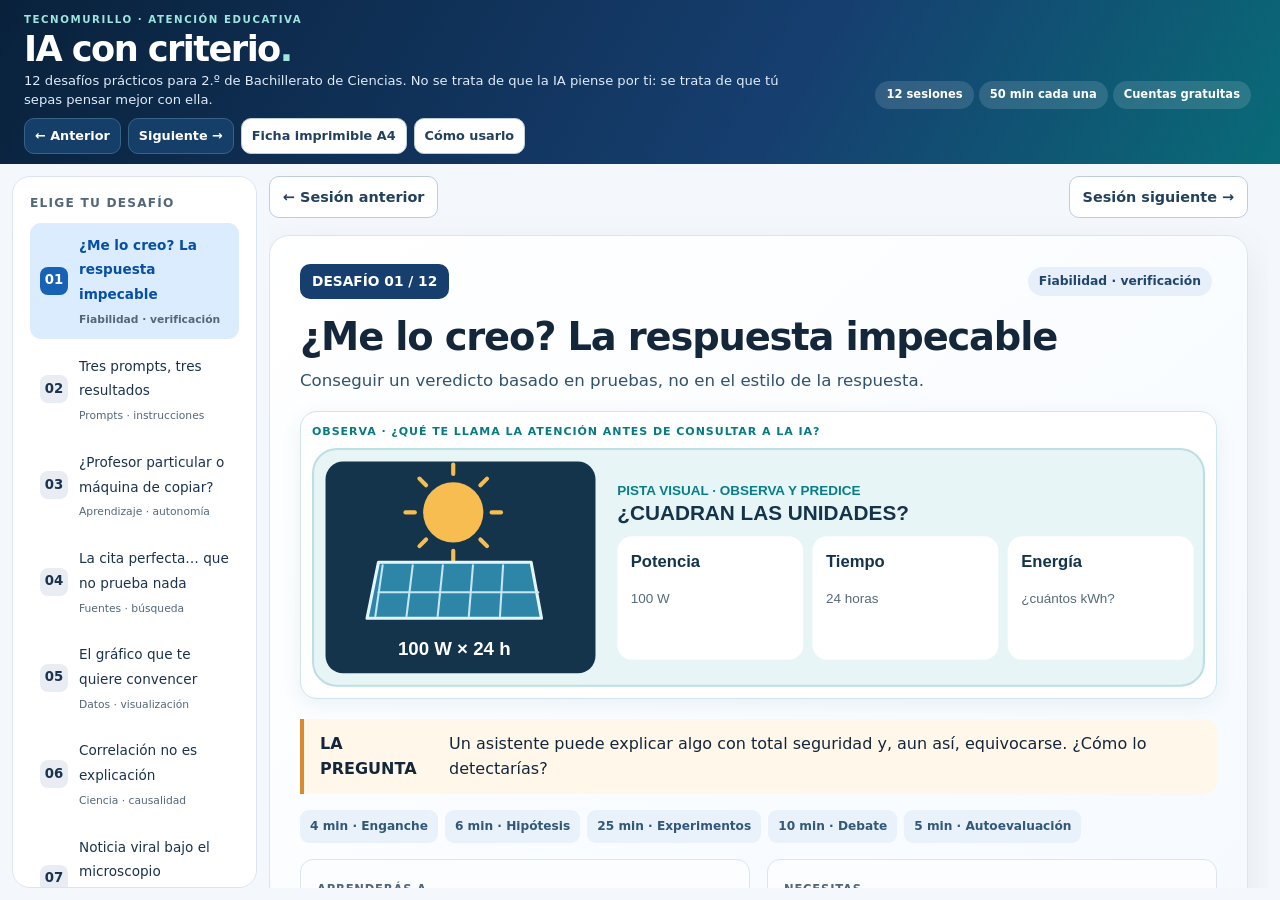
<file: index.html>
<!doctype html>
<html lang="es">
<head>
<meta charset="utf-8"><meta name="viewport" content="width=device-width,initial-scale=1">
<meta name="description" content="12 actividades prácticas de 50 minutos para 2.º de Bachillerato. IA con criterio, Tecnomurillo.">
<title>IA con criterio · 12 desafíos · Tecnomurillo</title>
<style>
:root{--bg:#f4f7fb;--card:#ffffff;--ink:#14263a;--muted:#53677b;--blue:#1165d1;--blue2:#dceaff;--line:#dce5ef;--mint:#d9f4e9;--teal:#086c5b;--orange:#ffebcd;--focus:#e29f33;--shadow:0 14px 42px rgba(22,42,70,.07)}
*{box-sizing:border-box}html{scroll-behavior:smooth}body{font-family:Inter,ui-sans-serif,system-ui,-apple-system,"Segoe UI",sans-serif;color:var(--ink);background:var(--bg);margin:0;line-height:1.55}
button,input,textarea{font:inherit}button{cursor:pointer}a{color:var(--blue)}button:focus-visible,input:focus-visible,textarea:focus-visible,a:focus-visible{outline:3px solid var(--focus);outline-offset:2px}
header{background:linear-gradient(120deg,#09213b,#163f70 62%,#096b77);color:white;padding:32px clamp(15px,4vw,48px) 26px}header h1{font-size:clamp(2rem,4vw,3.6rem);line-height:1.06;margin:8px 0 12px;letter-spacing:-.045em}header p{max-width:850px;margin:0;color:#dfebfa}header .micro{font-size:.75rem;font-weight:800;letter-spacing:.15em;color:#9de5dd;text-transform:uppercase}.pill{display:inline-flex;gap:6px;align-items:center;padding:5px 11px;border-radius:999px;background:#e7effa;color:#21466e;font-size:.77rem;font-weight:700;margin-right:5px}header .pill{background:#ffffff21;color:#fff}
.topline{display:flex;align-items:flex-end;justify-content:space-between;gap:12px;flex-wrap:wrap}.top-controls{display:flex;flex-wrap:wrap;align-items:center;gap:8px;margin-top:18px}.btn{border:1px solid #becdde;background:#fff;color:#23415d;border-radius:10px;padding:9px 13px;font-weight:700;font-size:.9rem;transition:background .15s}.btn:hover{background:#eef4fb}.btn.primary{background:#0b61c6;color:#fff;border-color:#0b61c6}.btn.primary:hover{background:#0c50a1}.btn.mint{background:#ddf5eb;border-color:#b5e6d3;color:#06604d}.btn.small{padding:6px 10px;font-size:.8rem}.btn.dark{background:#153f68;color:#fff;border-color:#376384}
.app{display:grid;grid-template-columns:270px minmax(0,1fr);gap:24px;max-width:1480px;margin:0 auto;padding:24px}.sidebar{align-self:start;position:sticky;top:16px;background:#fff;border:1px solid var(--line);border-radius:18px;padding:17px;box-shadow:var(--shadow);max-height:calc(100vh - 32px);overflow:auto}.swipehint{display:none}.sidehead{font-size:.76rem;color:var(--muted);font-weight:800;text-transform:uppercase;letter-spacing:.1em;margin:0 0 10px}.session-nav{display:grid;gap:5px}.navbtn{width:100%;display:flex;align-items:center;gap:11px;text-align:left;border:0;border-radius:11px;padding:10px;background:transparent;color:#1a324e}.navbtn:hover{background:#eef4fb}.navbtn.active{background:#dcecff;color:#064fa5;font-weight:800}.navnum{width:28px;min-width:28px;height:28px;display:grid;place-items:center;border-radius:8px;background:#e9edf3;font-weight:800;font-size:.83rem}.navbtn.active .navnum{background:#1762b5;color:#fff}.navtitle{line-height:1.15;font-size:.85rem}.navmeta{font-size:.67rem;color:var(--muted);display:block;margin-top:5px}.info{background:#eef6ff;padding:13px;border-radius:12px;font-size:.77rem;color:#284d75;margin-top:15px}
.main{min-width:0}.panel{background:#fff;border:1px solid var(--line);border-radius:20px;box-shadow:var(--shadow);margin-bottom:18px;overflow:hidden}.panel-inner{padding:clamp(18px,2.6vw,30px)}.hero{background:linear-gradient(140deg,#fff,#f5faff);border-bottom:1px solid var(--line)}.hero .panel-inner{padding-top:28px;padding-bottom:24px}.headingtop{display:flex;align-items:center;justify-content:space-between;gap:14px;flex-wrap:wrap}.miniindex{display:inline-flex;background:#163f70;color:#fff;border-radius:10px;padding:7px 12px;font-size:.86rem;font-weight:800}.hero h2{font-size:clamp(1.55rem,3vw,2.45rem);line-height:1.11;letter-spacing:-.03em;margin:17px 0 9px}.lead{font-size:1.04rem;color:#31516d;max-width:900px;margin:0}.hook{display:flex;gap:12px;align-items:flex-start;background:#fff7e9;border-left:4px solid #d9892e;border-radius:0 12px 12px 0;padding:13px 16px;margin-top:20px}.hook b{color:#8d4f13}.cols{display:grid;grid-template-columns:minmax(0,1fr) minmax(0,1fr);gap:17px}.cardlight{border:1px solid var(--line);border-radius:13px;padding:16px;background:#fbfdff}.subtle{font-size:.85rem;color:var(--muted)}.section-title{margin:0 0 14px;display:flex;align-items:center;gap:9px;font-size:1.3rem;letter-spacing:-.01em}.section-title .digit{color:#fff;background:#1464ba;border-radius:8px;width:26px;height:26px;font-size:.8rem;display:grid;place-items:center}.case{border-left:4px solid #0d8b82;background:#ecfaf7;padding:15px 17px;border-radius:0 13px 13px 0;white-space:pre-wrap}.case.warn{border-left-color:#b86c1b;background:#fff4e5}.timeline{display:flex;flex-wrap:wrap;gap:7px;margin:16px 0}.timeline span{background:#e9f1fb;padding:7px 10px;border-radius:9px;font-weight:750;font-size:.76rem;color:#315779}.tasks{display:grid;gap:12px}.task{border:1px solid #d8e5f0;border-radius:13px;overflow:hidden}.taskhead{display:flex;align-items:center;justify-content:space-between;gap:10px;background:#f2f7fc;padding:12px 15px;font-weight:800}.taskhead small{color:#40637f;font-weight:700}.taskbody{padding:14px 16px}.task p{margin:0}.tasklabel{color:var(--muted);font-size:.72rem;font-weight:700;letter-spacing:.07em;text-transform:uppercase}.prompt{border:1px solid #bfd9eb;border-radius:14px;overflow:hidden;margin:12px 0}.prompthead{background:#e5f2fb;padding:10px 13px;display:flex;justify-content:space-between;gap:8px;align-items:center}.prompthead strong{font-size:.89rem}.prompttext{padding:13px 15px;font-size:.89rem;white-space:pre-wrap;word-break:break-word;background:#fbfeff}.copy{background:#fff;border:1px solid #91b8d9;border-radius:8px;color:#14518a;font-weight:800;padding:6px 9px;white-space:nowrap;font-size:.79rem}.copy:hover{background:#f2f9ff}.field{margin:12px 0}.field label{font-size:.9rem;font-weight:800;display:block;margin-bottom:5px}.field textarea{display:block;width:100%;min-height:80px;border:1px solid #bacbdb;border-radius:9px;background:#fff;color:var(--ink);padding:11px 12px;resize:vertical}.radio{display:flex;flex-wrap:wrap;gap:9px;margin:8px 0 17px}.radio label{display:flex;align-items:center;gap:7px;border:1px solid #d3e0ed;border-radius:9px;padding:8px 10px;font-size:.83rem}.q{padding:10px 0;border-bottom:1px solid #edf1f5}.q:last-child{border:0}.q p{margin:4px 0}.questions{padding-left:20px}.questions li{margin-bottom:8px}.teacher{background:#fff9ed;border:1px solid #eed69b;border-radius:16px;padding:18px}.teacher h3{margin:0 0 12px}.teacher p{margin:9px 0}.teacher-hidden{display:none!important}.muted-note{background:#eef1f4;border-radius:11px;padding:12px;font-size:.8rem;color:#44566a}.foot{color:#5e7083;font-size:.76rem;text-align:center;padding:15px 25px 35px}.pageactions{display:flex;gap:8px;flex-wrap:wrap;justify-content:space-between;margin-bottom:17px}.form-actions{display:flex;gap:10px;flex-wrap:wrap;margin-top:18px}.result{font-size:.84rem;color:#00674a;font-weight:800;min-height:22px}.svgbar{width:100%;height:200px;display:block}.interactive{border:1px dashed #7e9cbd;border-radius:13px;padding:16px;background:#f8fcff;margin:15px 0}.interactive h3{font-size:1rem;margin:0 0 5px}.interactive .legend{font-size:.76rem;color:var(--muted)}.bars{display:flex;align-items:end;gap:10px;height:180px;border-left:2px solid #77869a;border-bottom:2px solid #77869a;padding:8px 8px 0 10px}.barcol{flex:1;min-width:0;display:flex;align-items:center;justify-content:flex-end;flex-direction:column;height:100%;gap:4px}.barshape{width:min(80%,64px);background:linear-gradient(180deg,#2eaaba,#1969be);border-radius:5px 5px 0 0}.barlabel{font-size:.72rem;color:#455b73}.barvalue{font-size:.69rem;font-weight:800}.stat{display:flex;gap:9px;flex-wrap:wrap}.stat span{font-size:.84rem;font-weight:800;background:#e9f4ff;padding:7px 10px;border-radius:8px}.big-number{font-variant-numeric:tabular-nums}.toolcard{border:1px solid #dae8ed;border-radius:12px;padding:14px;background:#f7fffd}.stepvote{display:grid;grid-template-columns:repeat(3,1fr);gap:7px;margin:10px 0}.stepvote button{border:1px solid #b7cfe3;background:white;border-radius:10px;padding:8px 3px;font-size:.78rem}.stepvote button.selected{background:#0b6c60;color:white}.nocase{margin:0}.printonly{display:none}.teacher-toggle{display:flex;align-items:center;gap:7px;padding:10px 12px;border-radius:9px;background:#fff2d5;color:#79511c;font-size:.85rem;font-weight:700}.teacher-toggle input{accent-color:#aa700d}
@media(max-width:950px){.swipehint{display:inline;color:#5780a4;font-weight:600;letter-spacing:normal;text-transform:none;font-size:.71rem}.app{grid-template-columns:1fr;padding:15px}.sidebar{position:static;max-height:none}.session-nav{display:flex;overflow:auto;gap:4px}.navbtn{min-width:180px}.cols{grid-template-columns:1fr}}
@media(max-width:560px){header{padding:25px 15px}.panel-inner{padding:16px}.top-controls{align-items:stretch}.pageactions{justify-content:start}.taskhead{align-items:start}.timeline span{font-size:.72rem}.radio{display:grid;grid-template-columns:1fr}.stepvote{grid-template-columns:1fr 1fr 1fr}}
@media print{body{background:#fff;color:#111;font:10.4pt/1.42 Arial,sans-serif}header,.sidebar,.top-controls,.pageactions,.copy,.foot,.no-print,.interactive button,.teacher-toggle{display:none!important}.app{display:block;padding:0;max-width:none}.panel{box-shadow:none;border:none;border-radius:0;overflow:visible;margin:0 0 10pt}.panel-inner,.hero .panel-inner{padding:0!important}.hero{background:none}.hero h2{font-size:21pt;margin:7pt 0}.section-title{font-size:13pt;margin:9pt 0 6pt}.task{break-inside:avoid}.prompt{break-inside:avoid;margin:6pt 0}.prompttext{font-size:9pt;padding:7pt}.taskhead,.prompthead{padding:5pt}.case,.hook,.cardlight{padding:8pt}.field textarea{border:1px solid #888;min-height:42pt}.teacher-hidden{display:none!important}.teacher{break-before:page}.interactive{break-inside:avoid}.printonly{display:block}.panel{break-inside:auto}.radio label{padding:3pt}.q{padding:3pt 0}}

/* Modo especial para incrustar en Google Sites: viewport estable y scroll interno. */
html,body{height:100%;min-height:0;overflow:hidden}
body{display:flex;flex-direction:column}
header{flex:0 0 auto;padding:12px clamp(12px,2.3vw,24px) 10px}
header h1{font-size:clamp(1.55rem,2.8vw,2.2rem);margin:2px 0 5px}
header p{font-size:.82rem;line-height:1.4;max-width:760px}
header .micro{font-size:.64rem}
header .pill{font-size:.72rem}
.top-controls{margin-top:9px;gap:7px}
.top-controls .btn{padding:7px 10px;font-size:.8rem}
.app{flex:1 1 0;min-height:0;max-width:none;width:100%;overflow:hidden;margin:0;gap:12px;padding:12px;grid-template-columns:245px minmax(0,1fr)}
.sidebar{position:static;top:auto;height:100%;min-height:0;max-height:none;overflow-y:auto;box-shadow:none}
.main{height:100%;min-height:0;overflow-y:auto;overflow-x:hidden;overscroll-behavior:contain;scrollbar-gutter:stable;padding-right:5px}
.foot{display:none}
@media(max-width:870px){
 .app{grid-template-columns:1fr;grid-template-rows:auto minmax(0,1fr);gap:8px;padding:8px}
 .sidebar{height:auto;max-height:122px;padding:8px 11px;overflow-y:hidden;overflow-x:auto}
 .sidebar .info{display:none}
 .sidebar .sidehead{margin:0 0 5px}
 .session-nav{display:flex;overflow-x:auto;gap:6px;scrollbar-width:thin}
 .navbtn{min-width:160px;flex:0 0 160px}
 .main{height:100%}
}
@media(max-width:560px){
 header{padding:9px 11px}
 header .micro{font-size:.59rem}
 header h1{font-size:1.38rem}
 header p{font-size:.73rem;line-height:1.3}
 header .pill{font-size:.63rem;padding:3px 6px}
 .top-controls{margin-top:7px}
 .top-controls .btn{font-size:.72rem;padding:6px 8px}
 .app{padding:6px;gap:6px}
 .sidebar{max-height:108px}
 .navbtn{min-width:148px;flex-basis:148px}
 .main{padding-right:0}
}
@media print{
 html,body{height:auto!important;overflow:visible!important;display:block!important}
 .app{display:block!important;height:auto!important;overflow:visible!important}
 .main{height:auto!important;overflow:visible!important}
}
.visual-wrap{margin:17px 0 5px;padding:11px;background:#fff;border:1px solid #d0e5eb;border-radius:17px;box-shadow:0 5px 21px #17415f12}
.visual-caption{font-weight:850;letter-spacing:.085em;color:#077b85;font-size:.69rem;margin:0 0 8px}
.visual-art{width:100%;height:auto;display:block;border-radius:12px}
@media(max-width:700px){.visual-wrap{margin:15px -4px 7px;padding:8px}.visual-caption{font-size:.62rem}.visual-art{min-width:0}}
@media print{.visual-wrap{box-shadow:none;border:1px solid #aabdc8}.visual-caption{color:#111}}
</style><link rel="stylesheet" href="./laboratorios.css">
</head>
<body>
<header><div class="topline"><div><div class="micro">TECNOMURILLO · ATENCIÓN EDUCATIVA</div><h1>IA con criterio<span style="color:#9de5dd">.</span></h1><p>12 desafíos prácticos para 2.º de Bachillerato de Ciencias. No se trata de que la IA piense por ti: se trata de que tú sepas pensar mejor con ella.</p></div><div><span class="pill">12 sesiones</span><span class="pill">50 min cada una</span><span class="pill">Cuentas gratuitas</span></div></div>
<div class="top-controls"><button id="prevTop" class="btn dark">← Anterior</button><button id="nextTop" class="btn dark">Siguiente →</button><button id="printBtn" class="btn">Ficha imprimible A4</button><button id="helpBtn" class="btn">Cómo usarlo</button></div>
</header>
<div class="app"><aside class="sidebar"><p class="sidehead">Elige tu desafío <span class="swipehint">· desliza para explorar →</span></p><div class="session-nav" id="nav"></div><div class="info"><strong>Contrato de aula</strong><br>Solo datos ficticios. Verifica por tu cuenta. No copies respuestas sin entenderlas. El resultado importante es tu criterio.<br><br><strong>Privacidad:</strong> esta página funciona sin enviar ni guardar tus respuestas en un servidor; si recargas se perderán. Puedes exportarlas como archivo de texto. No escribas nombres ni datos personales.</div></aside><main class="main" id="main" aria-live="polite"></main></div>
<div class="foot">Tecnomurillo · Material elaborado por ProfeTonino · Edición octubre 2026. Elaboración original para uso educativo · Web autocontenida y sin conexiones externas.</div>
<script src="./laboratorios.js"></script>
<script>
const sessions = [{"id":1,"title":"¿Me lo creo? La respuesta impecable","tag":"Fiabilidad · verificación","emoji":"01","hook":"Un asistente puede explicar algo con total seguridad y, aun así, equivocarse. ¿Cómo lo detectarías?","objective":"Distinguir una respuesta convincente de una conclusión comprobada mediante cálculos y unidades.","challenge":"Conseguir un veredicto basado en pruebas, no en el estilo de la respuesta.","material":"Navegador y una IA de texto; calculadora del dispositivo.","case":"Un vídeo afirma: «Un panel solar de 100 W genera 24 kWh al día porque el día tiene 24 horas». ¿Se está confundiendo potencia con energía? Investiga también cómo intervienen las horas solares equivalentes y las pérdidas.","steps":[["Tu predicción","Sin utilizar IA, calcula la energía que obtendrías si el panel entregara 100 W durante 24 horas. Expresa el resultado en Wh y kWh."],["Primera consulta","Utiliza el prompt de diagnóstico. Comprueba si la IA distingue W, Wh y kWh y si explica en qué condiciones sería válido su cálculo."],["Verifica","Utiliza el prompt de auditoría. Repite tú las operaciones con una calculadora y compara las explicaciones."],["¿Por qué parece creíble?","Pide a la IA que explique qué hace atractivo el argumento del vídeo y que lo contraste con las unidades. No confundas una buena defensa retórica con una demostración."]],"prompts":[["Diagnóstico","Analiza esta frase: «Un panel solar de 100 W genera 24 kWh al día porque hay 24 horas». Responde en 120 palabras, con cálculos, unidades y supuestos explícitos. Si falta un dato, dilo."],["Auditoría","Actúa como revisor científico. Revisa la respuesta anterior: localiza afirmaciones no justificadas, verifica la conversión W→Wh→kWh, distingue máximo teórico de producción real y corrige cualquier error."],["Persuasión frente a evidencia","Explica por qué la afirmación del vídeo puede sonar convincente. Después refútala o confírmala con un cálculo independiente, distinguiendo potencia nominal, energía y tiempo."]],"evidence":"Cálculo propio de energía máxima; una frase de la IA revisada; tu veredicto.","debate":["¿Podría una respuesta equivocada sonar más convincente que la correcta?","¿Cuándo basta un cálculo propio y cuándo hace falta una fuente?","¿La IA se autocorrigió con razones o solo cambió de opinión?"],"exit":"¿Qué señal utilizarás la próxima vez para no confundir seguridad verbal con fiabilidad?"},{"id":2,"title":"Tres prompts, tres resultados","tag":"Prompts · instrucciones","emoji":"02","hook":"¿Mejora la respuesta por usar palabras mágicas o por explicar mejor el encargo?","objective":"Reconocer el valor real del contexto, la precisión y los criterios de calidad.","challenge":"Crear instrucciones que produzcan una explicación útil sin incluir información innecesaria.","material":"IA de texto; los mismos datos ficticios para toda la clase.","case":"Cinco observaciones completamente ficticias (horas de estudio; nota sobre 10): A (2 h; 5,0), B (3 h; 6,2), C (4 h; 6,0), D (5 h; 7,1), E (6 h; 7,0). Esta muestra pequeña no permite establecer una relación causal.","steps":[["Versión mínima","Pide a tu IA que interprete los datos sin más contexto. Anota un acierto y una carencia."],["Versión precisa","Añade destinatario, objetivo, formato y límites. Compara si declara que son datos simulados y evita afirmar causalidad."],["Revisión crítica","Pide a la IA que revise su respuesta, pero comprueba tú si su evaluación es acertada: una autocalificación de la IA no es una prueba independiente."],["Quita una condición","Elimina una instrucción del prompt específico y repite la consulta. Explica qué ha cambiado y qué condición resultó útil."]],"prompts":[["Prompt 1 · abierto","Interpreta estos datos FICTICIOS (horas de estudio; nota): A (2;5,0), B (3;6,2), C (4;6,0), D (5;7,1), E (6;7,0)."],["Prompt 2: específico","Eres un asistente para 2.º de Bachillerato de Ciencias. Analiza estos cinco datos SIMULADOS (horas de estudio; calificación): (2;5,0), (3;6,2), (4;6,0), (5;7,1), (6;7,0). En 100 palabras: describe el patrón, indica dos limitaciones, no infieras causalidad y termina con una pregunta crítica."],["Prompt 3 · revisión","Revisa tu análisis anterior. Valora de 0 a 2 la exactitud, la cautela causal y la claridad; justifica cada valoración, identifica una mejora concreta y redacta una versión corregida. Tu autovaloración será contrastada por el estudiante."]],"evidence":"Comparación concreta de dos respuestas; qué instrucción mejoró de verdad el análisis y cómo lo comprobaste.","debate":["¿Qué aportó más: mencionar un rol, dar contexto o definir un criterio comprobable?","¿Una respuesta más larga es necesariamente mejor?","¿Qué información personal sería innecesario añadir?"],"exit":"Escribe tu propia fórmula de un buen prompt en una sola frase."},{"id":3,"title":"¿Profesor particular o máquina de copiar?","tag":"Aprendizaje · autonomía","emoji":"03","hook":"Si la IA te resuelve todo, ¿aprendes tú algo? Hoy lo medimos con una prueba de transferencia.","objective":"Experimentar con dos formas de recibir ayuda de la IA y comprobar qué puedes resolver después sin apoyo.","challenge":"Resolver tres circuitos sencillos: uno con la solución de la IA, otro con pistas y un tercero por tu cuenta.","material":"IA de texto, papel y calculadora.","case":"Tres circuitos de resistencias en paralelo con fuentes ideales. 1) Para observar una solución: 6 Ω y 3 Ω a 12 V. 2) Para practicar con pistas: 4 Ω y 12 Ω a 24 V. 3) Para resolver sin IA: 8 Ω y 8 Ω a 16 V. En cada caso, calcula resistencia equivalente, intensidad total e intensidad de cada rama.","steps":[["Antes de consultar","Resuelve mentalmente o estima cómo empezaría el primer circuito. Anota qué resultados esperas."],["IA solucionadora","Pide la solución del primer circuito y léela. Señala qué pasos entiendes y cuáles necesitas comprobar."],["IA tutora","En otra conversación, resuelve el segundo circuito utilizando únicamente preguntas y pistas progresivas; no permitas que la IA te entregue los resultados."],["Prueba sin ayuda","Resuelve el tercer circuito sin consultar a la IA ni mirar respuestas anteriores. Solo después contrasta los resultados y detecta posibles errores."]],"prompts":[["IA solucionadora","Resuelve paso a paso un circuito con dos resistencias de 6 Ω y 3 Ω en paralelo conectadas a 12 V. Da resistencia equivalente, corriente total y corrientes de rama."],["IA tutora","Actúa como tutor socrático. Quiero resolver un circuito con resistencias de 4 Ω y 12 Ω en paralelo conectadas a 24 V. No des la solución ni el siguiente paso completo. Formula una sola pregunta orientadora, espera mi respuesta y ofrece pistas graduadas si me equivoco."],["Comprobación posterior","He resuelto por mi cuenta un circuito con dos resistencias de 8 Ω y 8 Ω en paralelo conectadas a 16 V. Cuando te facilite mis resultados, compruébalos y señala únicamente el primer error que encuentres."]],"evidence":"Resolución propia del tercer circuito, una pista útil recibida y una comprobación numérica independiente.","debate":["¿Qué tipo de ayuda te hizo pensar más y por qué?","¿Entender una solución después de leerla significa poder resolver un problema nuevo?","¿Qué instrucción utilizarías con una IA cuando prepares la PAU?"],"exit":"Completa: «La próxima vez usaré la IA como tutor cuando…»."},{"id":4,"title":"La cita perfecta… que no prueba nada","tag":"Fuentes · búsqueda","emoji":"04","hook":"¿Puede una fuente auténtica utilizarse para justificar una afirmación que no dice?","objective":"Distinguir entre una fuente que existe, una fuente fiable y una fuente que respalda la afirmación concreta.","challenge":"Construir una miniinvestigación científica con dos fuentes verificadas.","material":"IA y navegador; opcional búsqueda web integrada, no imprescindible.","case":"Pregunta de investigación: «Si la gravedad atrae a los satélites, ¿por qué pueden permanecer en órbita sin impactar contra la Tierra?». Investiga el papel de la gravedad y la velocidad tangencial. Verifica qué respaldan realmente las fuentes propuestas por la IA.","steps":[["Primera explicación","Solicita una explicación breve con dos fuentes que puedas abrir, además de indicar qué afirmación respalda cada una."],["Abre las fuentes","Comprueba en el navegador que las páginas existen y que el contenido apoya lo que afirma la IA. No basta con que el enlace sea real."],["Detecta matices","Pide a la IA que revise sus atribuciones. Si ambas fuentes son correctas, identifica alguna simplificación sobre la órbita que deba precisarse."],["Ficha de evidencia","Rellena: afirmación, fuente consultada, evidencia encontrada, nivel de confianza y límite."]],"prompts":[["Investigación con fuentes","Explica para 2.º de Bachillerato por qué un satélite puede permanecer en una órbita estable pese a la atracción gravitatoria terrestre. Considera su velocidad tangencial y su movimiento de caída libre orbital. Propón dos fuentes institucionales verificables (NASA o ESA): título, URL y qué afirmación respalda cada una. Si no has consultado las páginas, indícalo; no inventes citas."],["Auditoría de evidencias","Separa tu respuesta en tres columnas: afirmación comprobable, evidencia necesaria y fuente propuesta. No inventes citas textuales ni afirmes haber abierto una página si no la has consultado."],["Mejora","Te diré qué he encontrado al abrir las fuentes. Corrige únicamente las afirmaciones que no quedan respaldadas y señala las incertidumbres."]],"evidence":"Dos enlaces realmente consultados, una afirmación respaldada por cada fuente y un límite o matiz detectado.","debate":["¿En qué se diferencia un enlace plausible de una fuente comprobada?","¿Puede una fuente verdadera respaldar una conclusión equivocada?","¿Qué significa que una IA diga «según NASA» sin proporcionar evidencia?"],"exit":"Anota los tres pasos que seguirás antes de citar información de una IA en un trabajo."},{"id":5,"title":"El gráfico que te quiere convencer","tag":"Datos · visualización","emoji":"05","hook":"Con los mismos números puedes contar dos historias visuales. ¿Quién decide el eje del gráfico?","objective":"Analizar cómo la elección de la escala y la forma de comunicar un cambio pueden modificar su percepción.","challenge":"Detectar el efecto de una escala recortada y comprobar una variación porcentual.","material":"HTML del taller (incluye gráfico interactivo) y una IA de texto.","case":"Datos ficticios de satisfacción de un servicio, medidos en puntos sobre 100: 2021: 81; 2022: 83; 2023: 84; 2024: 85; 2025: 86. Compara el aumento en puntos con el porcentaje de cambio respecto al valor inicial.","steps":[["Compara dos escalas","Alterna el gráfico entre 0–100 y 80–90. ¿En cuál parece mayor el cambio? Observa que los datos siguen siendo los mismos."],["La IA como publicista","Pídele que escriba un titular optimista sin falsear los números. Observa si exagera su significado."],["La IA como auditor","Solicita una reformulación neutral y una tabla con diferencias absolutas y relativas."],["Comunica sin exagerar","Escribe un titular y un pie de gráfico que indiquen la escala, las unidades y el tamaño real del cambio. Justifica si usarías un eje recortado."]],"prompts":[["Titular persuasivo","Con estos datos FICTICIOS de satisfacción (2021:81, 2022:83, 2023:84, 2024:85, 2025:86, escala 0–100), redacta el titular más optimista que puedas SIN inventar cifras. Señala los recursos retóricos que has usado."],["Auditoría","Audita ese titular. Calcula diferencia absoluta y cambio relativo entre 2021 y 2025, explica por qué un eje vertical de 80 a 90 puede magnificar visualmente el cambio y propón un pie de gráfico honesto."]],"evidence":"Comparación razonada de ambas escalas; cálculo de diferencia en puntos y cambio porcentual; titular revisado.","debate":["¿Recortar un eje siempre es engañoso?","¿Importa más el incremento absoluto o el relativo?","¿Puede una visualización correcta inducir una conclusión desproporcionada?"],"exit":"¿Qué dos elementos revisarás cuando la IA te muestre un gráfico?"},{"id":6,"title":"Correlación no es explicación","tag":"Ciencia · causalidad","emoji":"06","hook":"Cuando dos cifras suben a la vez, ¿cómo sabes si una provoca la otra?","objective":"Distinguir asociación de causalidad y reconocer posibles variables de confusión.","challenge":"Hacer que una IA diferencie correlación, causalidad y variable de confusión.","material":"IA de texto; tabla incluida.","case":"Datos inventados de cuatro periodos: helados vendidos, 20, 40, 65 y 85; avisos de rescate acuático, 3, 5, 8 y 11; temperatura media, 18, 23, 29 y 34 °C. No representan observaciones reales ni permiten, por sí solos, probar una causa.","steps":[["Hipótesis","Predice qué relación verá la IA entre helados y rescates. Anota al menos una explicación alternativa."],["Interpretación libre","Pregunta a la IA qué conclusiones obtiene sin advertencias metodológicas."],["Busca otras explicaciones","Pide a la IA que distinga correlación y causa. Valora qué otras variables, como la afluencia de bañistas, sería necesario medir."],["Titular responsable","Transforma un titular sensacionalista en una afirmación compatible con los datos."]],"prompts":[["Interpretación inicial","Analiza estos datos FICTICIOS de cuatro periodos. Helados vendidos: 20,40,65,85. Rescates acuáticos: 3,5,8,11. Temperatura media (°C): 18,23,29,34. ¿Qué conclusiones obtienes? Explica tu nivel de certeza."],["Objeción causal","Un titular dice: «Comprar helados aumenta el número de rescates». Actúa como metodólogo científico: identifica errores de inferencia, posibles variables de confusión y qué datos adicionales necesitarías."],["Diseño de investigación","Propón cómo investigarías la relación sin hacer experimentos peligrosos. Distingue observación, control de confusores y límites para atribuir causalidad."]],"evidence":"Diagrama de posibles relaciones entre las tres variables, titular prudente y propuesta de dato adicional.","debate":["¿Qué variable podría afectar tanto a las ventas como a los rescates?","¿Una correlación muy fuerte prueba una causa?","¿La IA propuso una explicación o la demostró?"],"exit":"Completa: «Antes de aceptar que A causa B, buscaré…»."},{"id":7,"title":"Noticia viral bajo el microscopio","tag":"Desinformación · verificación","emoji":"07","hook":"El mensaje dice «confirmado por científicos». No ofrece estudio, fecha ni autor. ¿Lo compartirías?","objective":"Comprobar afirmaciones virales mediante un protocolo de verificación que distinga datos, fuentes y ausencia de pruebas.","challenge":"Decidir qué puedes afirmar responsablemente sobre una noticia simulada después de buscar evidencia verificable.","material":"IA, navegador; tarjeta de noticia simulada que aparece en esta web.","case":"PUBLICACIÓN SIMULADA: «URGENTE: Un laboratorio europeo ha demostrado que cargar el móvil por la noche multiplica por diez la radiación del dormitorio. Los expertos aconsejan apagar la electricidad de toda la casa». No se proporciona estudio, laboratorio identificable ni medición.","steps":[["Primer impulso","Vota mentalmente si la compartirías. Apunta qué detalles te hacen dudar."],["Checklist","Solicita a la IA una estrategia de verificación que NO dé por cierta la noticia y que separe riesgos reales de la afirmación exagerada."],["Busca pruebas reales","Intenta localizar la supuesta investigación e identifica fuentes científicas o institucionales sobre el tema. Si no aparece el estudio, indica «no he podido verificarlo», no «he demostrado que es falso»."],["Responde con prudencia","Escribe una respuesta pública de 50 palabras como máximo: qué afirmación se presenta, qué pruebas has encontrado y qué queda sin comprobar."]],"prompts":[["Plan de verificación","Evalúa esta PUBLICACIÓN FICTICIA sin asumir que sea cierta: «Un laboratorio europeo ha demostrado que cargar el móvil por la noche multiplica por diez la radiación del dormitorio. Apaga la electricidad de toda la casa». Dame un protocolo de 5 pasos para contrastarla, incluyendo qué dato medido y qué fuente primaria harían falta."],["Respuesta prudente","Con esta evidencia que he comprobado [DESCRIBIR SOLO LO REALMENTE CONSULTADO], redacta una respuesta de 50 palabras que no convierta la falta de pruebas en una demostración absoluta de falsedad."]],"evidence":"Ficha: origen / afirmación / pruebas / lagunas / veredicto provisional.","debate":["¿Por qué una cifra precisa (“diez veces”) puede parecer más científica?","¿Qué diferencia hay entre no verificar y demostrar falsedad?","¿Un detector de imágenes o textos de IA basta como prueba?"],"exit":"¿Qué harás antes de reenviar una noticia alarmante a tu grupo?"},{"id":8,"title":"La IA selecciona… ¿con justicia?","tag":"Sesgos · criterios","emoji":"08","hook":"Si cambiamos solo un nombre en una candidatura, ¿debería cambiar la valoración?","objective":"Auditar una recomendación basada en puntuaciones, distinguiendo cálculo correcto y justicia del procedimiento.","challenge":"Comprobar una recomendación de selección ficticia y descubrir cómo influyen los criterios y sus pesos.","material":"IA de texto y perfiles ficticios.","case":"Se buscan estudiantes para una beca de laboratorio: criterio público 60 % razonamiento experimental, 30 % comunicación, 10 % disponibilidad. Perfil A: 8/10, 6/10, 8/10. Perfil B: 7/10, 9/10, 7/10. Solo son datos simulados; no hay personas reales.","steps":[["Calcula sin IA","Aplica los pesos publicados a ambos perfiles. Anota qué perfil obtiene mayor puntuación y comprueba las operaciones."],["Primera decisión de IA","Pide un dictamen usando los criterios dados. Comprueba que muestra el cálculo."],["Cambia solo las etiquetas","Intercambia el orden y los nombres de los perfiles, sin alterar sus notas. Compara las respuestas; una diferencia aislada no basta para demostrar un sesgo sistemático."],["Diseña una revisión justa","Prepara una instrucción que exija criterios previos, cálculos verificables, datos mínimos y revisión humana antes de adoptar una decisión."]],"prompts":[["Recomendación verificable","Calcula las puntuaciones para una beca FICTICIA utilizando SOLO los criterios públicos: 60 % razonamiento experimental, 30 % comunicación, 10 % disponibilidad. Perfil A: 8, 6, 8; perfil B: 7, 9, 7 (notas sobre 10). Muestra las operaciones y explica cuál obtiene mayor puntuación. No uses rasgos personales ni afirmes que el cálculo garantiza justicia."],["Prueba de estabilidad","Repite el análisis con perfiles renombrados X e Y e intercambiando el orden de exposición. Verifica si una permutación de nombres altera injustificadamente la decisión. Distingue errores aritméticos, sesgos y variaciones de redacción."],["Auditoría","Propón una tabla de decisión trazable, con criterios previos, comprobación de operaciones y revisión humana. Explica qué información no debería incluirse."]],"evidence":"Dos puntuaciones verificadas, comparación de respuestas y una regla de decisión justificable.","debate":["¿Si dos respuestas distintas usan bien los criterios, son sesgo?","¿Quién elige los pesos de la puntuación y con qué consecuencias?","¿Dejarías a una IA decidir sin revisión humana?"],"exit":"Una recomendación de IA será más justa cuando…"},{"id":9,"title":"Una IA que no te da la razón","tag":"Argumentación · pensamiento crítico","emoji":"09","hook":"¿Te dará la razón una IA aunque no hayas aportado buenas pruebas?","objective":"Solicitar y evaluar críticas argumentadas sin confundir la cortesía del asistente con pruebas.","challenge":"Comparar una valoración abierta y una crítica rigurosa para fortalecer tu propia postura.","material":"IA de texto; notas personales no sensibles.","case":"Proposición de debate: «Deberían prohibirse todas las herramientas de IA en los trabajos escolares». Puedes defenderla o rebatirla; se evalúa la calidad de los argumentos, no la postura elegida.","steps":[["Toma de posición","Escribe tu postura inicial y dos razones sin consultar a la IA."],["Respuesta sin orientar","Expón tu postura y pide una valoración abierta, sin solicitar elogios ni críticas. Anota si la IA aporta evidencias o valoraciones poco justificadas."],["Crítica exigente","Pídele que formule la mejor objeción y contraste sus razones. Comprueba si esa crítica es válida, no si suena contundente."],["Revisión","Reescribe tu postura tras contrastar las objeciones. Identifica una idea que has cambiado y otra que mantienes."]],"prompts":[["Valoración abierta","Esta es mi postura sobre el uso de IA en trabajos escolares: [ESCRIBE TU POSTURA Y DOS RAZONES]. Valórala de forma equilibrada: ¿qué argumentos te parecen sólidos, cuáles necesitan pruebas y qué objeción plantearías? No inventes estudios."],["Oponente honesto","No quiero que me des la razón por cortesía. Actúa como oponente intelectual riguroso: identifica dos debilidades reales de mi postura, el mejor contraargumento posible y qué evidencia haría cambiar la conclusión. Sé respetuoso y preciso."],["Síntesis","Ayúdame a reformular mi argumento con matices. Separa hechos, valores y opiniones; no inventes estudios ni posiciones de expertos."]],"evidence":"Postura inicial y revisada; objeción más sólida; prueba o criterio que podría cambiar tu opinión.","debate":["¿La respuesta inicial fue crítica, complaciente o equilibrada? ¿En qué te basas?","¿Llevar la contraria demuestra pensamiento crítico?","¿Qué prueba te haría reconsiderar tu postura?"],"exit":"¿Cómo pedirás crítica útil a la IA sin que decida por ti?"},{"id":10,"title":"El bug que pasó desapercibido","tag":"Código · pruebas","emoji":"10","hook":"Un programa puede funcionar en cinco casos y fallar en el sexto. ¿La IA lo detectará?","objective":"Detectar un error lógico en Python mediante casos límite, explicar la corrección y diseñar pruebas.","challenge":"Corregir un clasificador de números primos y justificar las pruebas.","material":"IA de texto; ejecutor Python opcional, sin instalar software.","case":"Código Python con un fallo lógico:\n\ndef es_primo(n):\n    for i in range(2, n):\n        if n % i == 0:\n            return False\n    return True\n\nLa función está pensada para enteros no negativos. Prueba 0, 1, 2, 3, 4, 9 y 17.","steps":[["Predice en papel","Sin ejecutar el código, indica qué debería devolver para 0, 1, 2, 3, 4, 9 y 17. Recuerda que 0 y 1 no son primos."],["Auditoría de IA","Pregunta a la IA por los casos que fallan. Compara su respuesta con un rastreo manual."],["Corrección","Pídele que cambie lo mínimo posible y explique por qué esa modificación resuelve el defecto."],["Prueba también los límites","Propón otros tres números y explica por qué son pruebas útiles. Si dispones de un intérprete Python, ejecuta la función corregida."]],"prompts":[["Auditoría de código","Revisa este código Python sin ejecutarlo. Detecta si tiene algún fallo lógico para enteros no negativos y explica qué debería devolver para 0, 1, 2, 3, 4, 9 y 17. Código:\ndef es_primo(n):\n    for i in range(2, n):\n        if n % i == 0:\n            return False\n    return True"],["Corrección mínima","Propón la corrección mínima para que es_primo(n) funcione para enteros no negativos. Incluye un test para n=0, n=1, n=2 y n=9. No introduzcas librerías externas."],["Revisor adversarial","Actúa como probador de software: sugiere 3 casos límite distintos y explica qué fallo intenta descubrir cada uno."]],"evidence":"Tabla de entradas y salidas, corrección mínima y tres casos de prueba justificados.","debate":["¿Por qué comprobar el ejemplo “habitual” no basta?","¿Es útil entender la corrección aunque la IA escriba todo el código?","¿Qué significa que un código sea confiable?"],"exit":"Completa: «Nunca entregaré código generado por IA sin…»."},{"id":11,"title":"Privacidad: ¿qué no le contarías?","tag":"Privacidad · minimización","emoji":"11","hook":"¿Darías a un chatbot todos los datos para que haga una tarea más rápido? Prueba a conseguir lo mismo con menos.","objective":"Aplicar minimización de datos y distinguir seudonimización de anonimización real antes de consultar una IA.","challenge":"Reescribir un prompt para que funcione sin revelar datos identificativos.","material":"IA de texto; ficha de datos completamente ficticios.","case":"CASO ENTERAMENTE FICTICIO (no lo pegues en un chatbot): una tabla escolar contiene nombres, edades, correos, grupos y notas de varios estudiantes. Necesitas organizar actividades de apoyo, pero solo precisas qué contenidos debe repasar cada perfil y el nivel de partida. Incluso sin nombres, la combinación de datos puede permitir identificar a alguien.","steps":[["Detecta los datos excesivos","Separa identificadores directos (nombres, correos) de datos que pueden identificar indirectamente a una persona si se combinan (grupo, edad, nota)."],["Reduce y transforma","Crea perfiles completamente ficticios usando solo necesidades de aprendizaje. Cambiar un nombre por «Alumno 1» no garantiza anonimato."],["Consulta sin exponer","Envía a la IA únicamente tu versión con datos inventados. Comprueba si puede organizar actividades útiles sin información personal."],["Audita","Pide al asistente que identifique riesgos residuales y redacta una regla propia de minimización."]],"prompts":[["Solo datos ficticios","Con estos perfiles FICTICIOS, sin datos personales: A necesita repasar electricidad (nivel inicial); B necesita practicar problemas (nivel medio); C necesita repasar conceptos (nivel inicial). Diseña una actividad de apoyo de 20 minutos para cada perfil, sin solicitar nombres ni correos."],["Auditoría de datos","Audita el prompt anterior: ¿qué datos eran imprescindibles?, ¿qué información adicional no deberías pedirme? Si aparece algún dato identificativo, propón una versión aún más mínima."]],"evidence":"Campos prescindibles identificados, prompt mínimo con datos exclusivamente ficticios y una regla personal de privacidad.","debate":["¿Sustituir un nombre por “Alumno 1” siempre anonimiza?","¿Cómo se distingue un dato útil de uno meramente cómodo?","¿Qué cambia si la herramienta guarda el historial?"],"exit":"Antes de enviar datos a una IA, me preguntaré…"},{"id":12,"title":"Misión final: tú decides, la IA asesora","tag":"Decisiones · criterio","emoji":"12","hook":"La IA recomienda un plan atractivo. ¿Y si otra opción viable resulta más adecuada para tu grupo?","objective":"Comparar opciones viables con criterios explícitos, revisar supuestos y asumir la decisión final.","challenge":"Elegir entre propuestas posibles, cuestionar sus impactos estimados y justificar una decisión propia.","material":"IA de texto; tablero de criterios en el HTML.","case":"El grupo quiere reducir residuos durante un mes. Propuestas FICTICIAS: A) carteles reutilizables: 15 €, 2 h, impacto estimado 1/5; B) contenedores de separación: 45 €, 3 h, impacto estimado 4/5; C) campaña con auditoría semanal: 20 €, 6 h, impacto estimado 5/5. Límites: presupuesto máximo de 50 € y dedicación máxima de 4 h. Los impactos son hipótesis, no resultados medidos.","steps":[["Identifica las opciones viables","Antes de abrir la IA, comprueba qué propuestas respetan ambas restricciones. Entre las viables, indica cuál elegirías y por qué."],["Pide un análisis crítico","Solicita a la IA que distinga requisitos obligatorios, estimaciones de impacto e información que falta para elegir."],["Cuestiona tu decisión","Pídele que argumente contra tu propuesta preferida y que señale un indicador observable para comprobar su eficacia."],["Decide tú","Elige una propuesta viable o explica qué habría que cambiar para hacer viable otra. No sumes impactos hipotéticos como si fueran datos medidos."]],"prompts":[["Analiza las opciones","Actúa como asesor, no como decisor. Queremos reducir residuos durante un mes con un máximo de 50 € y 4 h. Propuestas FICTICIAS: A carteles reutilizables (15 €, 2 h, impacto estimado 1/5); B contenedores de separación (45 €, 3 h, 4/5); C campaña con auditoría (20 €, 6 h, 5/5). Identifica las opciones viables, compara sus ventajas y limitaciones y señala qué datos faltan. No inventes resultados ambientales."],["Crítica al plan","Mi elección es [EXPLICA]. Cuestiona el punto más débil de mi decisión. ¿Qué podríamos medir en una semana para comprobar si funciona? Diferencia dato real, estimación y juicio de valor."],["Mis cinco compromisos","Ayúdame a formular cinco compromisos concretos para usar IA con criterio: verificar, aprender activamente, contrastar fuentes, proteger los datos y tomar decisiones propias. Deben poder comprobarse en situaciones reales."]],"evidence":"Opciones viables justificadas, decisión antes y después de consultar a la IA, y cinco compromisos personales.","debate":["¿Una IA puede elegir una opción viable sin conocer todo el contexto?","¿Qué parte del problema es medible y qué parte depende de prioridades humanas?","¿Cuál ha sido tu mayor cambio de hábitos durante estas sesiones?"],"exit":"Formula tu regla de oro para usar IA con criterio y una acción concreta para cumplirla."}];
const promptStepMap = {"1":{"2":0,"3":1,"4":2},"2":{"1":0,"2":1,"3":2},"3":{"2":0,"3":1,"4":2},"4":{"1":0,"3":1,"4":2},"5":{"2":0,"3":1},"6":{"2":0,"3":1,"4":2},"7":{"2":0,"4":1},"8":{"2":0,"3":1,"4":2},"9":{"2":0,"3":1,"4":2},"10":{"2":0,"3":1,"4":2},"11":{"3":0,"4":1},"12":{"2":0,"3":1,"4":2}};
const selfQuestions = {"1":["He comprobado las unidades y el cálculo sin depender de la IA.","Distingo una explicación convincente de una demostración.","Puedo justificar mi veredicto con datos."],"2":["He comparado respuestas con instrucciones diferentes.","He comprobado personalmente al menos una mejora.","Sé escribir instrucciones claras sin añadir datos innecesarios."],"3":["He utilizado la IA como ayuda y no solo como solucionador.","He resuelto un circuito nuevo sin consultar la IA.","Puedo explicar qué pista me ayudó a comprender."],"4":["He abierto y leído las fuentes originales.","He comprobado qué afirmación respalda cada fuente.","Distingo evidencia de interpretación."],"5":["He comparado escalas sin cambiar los datos.","He distinguido puntos y porcentajes.","Puedo explicar cuándo un gráfico puede exagerar un cambio."],"6":["He separado correlación y causalidad.","He identificado una variable de confusión posible.","He propuesto una prueba o dato adicional."],"7":["He distinguido un titular de una prueba verificable.","No he confundido falta de pruebas con falsedad demostrada.","Puedo comunicar un veredicto provisional responsable."],"8":["He comprobado las puntuaciones ponderadas.","Sé cómo los pesos influyen en el resultado.","He considerado la necesidad de revisión humana."],"9":["He diferenciado elogios, críticas y evidencias.","He valorado la mejor objeción con argumentos propios.","Puedo cambiar de opinión sin delegarla en la IA."],"10":["He identificado un caso límite que falla.","Entiendo por qué la corrección funciona.","He elegido pruebas para comprobar el código."],"11":["He reconocido datos identificativos e indirectos.","He usado únicamente datos ficticios y necesarios.","Sé por qué un seudónimo no garantiza anonimato."],"12":["He identificado al menos dos opciones viables.","He cuestionado las estimaciones de impacto.","He tomado y justificado mi propia decisión."]};
const byId = id=>document.getElementById(id);
const escapeHTML=s=>String(s??'').replace(/[&<>"']/g,c=>({'&':'&amp;','<':'&lt;','>':'&gt;','"':'&quot;',"'":'&#39;'}[c]));
const VISUALS = {"1":"<svg class=\"visual-art\" viewBox=\"0 0 860 230\" role=\"img\" aria-label=\"¿CUADRAN LAS UNIDADES?: La potencia no es la energía\" xmlns=\"http://www.w3.org/2000/svg\"><rect x=\"1\" y=\"1\" width=\"858\" height=\"228\" rx=\"23\" fill=\"#e7f5f6\" stroke=\"#bcdfe2\" stroke-width=\"2\"/><rect x=\"13\" y=\"13\" width=\"260\" height=\"204\" rx=\"17\" fill=\"#14344b\" /><circle cx=\"136\" cy=\"62\" r=\"29\" fill=\"#f7bd51\" /><line x1=\"173\" y1=\"62\" x2=\"182\" y2=\"62\" stroke=\"#f7bd51\" stroke-width=\"4\" stroke-linecap=\"round\"/><line x1=\"162.16295090390227\" y1=\"88.16295090390226\" x2=\"168.5269119345812\" y2=\"94.5269119345812\" stroke=\"#f7bd51\" stroke-width=\"4\" stroke-linecap=\"round\"/><line x1=\"136\" y1=\"99\" x2=\"136\" y2=\"108\" stroke=\"#f7bd51\" stroke-width=\"4\" stroke-linecap=\"round\"/><line x1=\"109.83704909609774\" y1=\"88.16295090390226\" x2=\"103.4730880654188\" y2=\"94.5269119345812\" stroke=\"#f7bd51\" stroke-width=\"4\" stroke-linecap=\"round\"/><line x1=\"99\" y1=\"62.00000000000001\" x2=\"90\" y2=\"62.00000000000001\" stroke=\"#f7bd51\" stroke-width=\"4\" stroke-linecap=\"round\"/><line x1=\"109.83704909609773\" y1=\"35.83704909609774\" x2=\"103.4730880654188\" y2=\"29.473088065418814\" stroke=\"#f7bd51\" stroke-width=\"4\" stroke-linecap=\"round\"/><line x1=\"136\" y1=\"25\" x2=\"136\" y2=\"16\" stroke=\"#f7bd51\" stroke-width=\"4\" stroke-linecap=\"round\"/><line x1=\"162.16295090390224\" y1=\"35.837049096097736\" x2=\"168.52691193458116\" y2=\"29.473088065418807\" stroke=\"#f7bd51\" stroke-width=\"4\" stroke-linecap=\"round\"/><path d=\"M53 164 L221 164 L211 110 L64 110 Z\" stroke=\"#e3f5ff\" stroke-width=\"3\" stroke-linecap=\"round\" stroke-linejoin=\"round\" fill=\"#2d86a7\"/><line x1=\"68\" y1=\"113\" x2=\"61\" y2=\"162\" stroke=\"#c5e6f2\" stroke-width=\"2\" stroke-linecap=\"round\"/><line x1=\"97\" y1=\"113\" x2=\"91\" y2=\"162\" stroke=\"#c5e6f2\" stroke-width=\"2\" stroke-linecap=\"round\"/><line x1=\"126\" y1=\"113\" x2=\"121\" y2=\"162\" stroke=\"#c5e6f2\" stroke-width=\"2\" stroke-linecap=\"round\"/><line x1=\"155\" y1=\"113\" x2=\"151\" y2=\"162\" stroke=\"#c5e6f2\" stroke-width=\"2\" stroke-linecap=\"round\"/><line x1=\"184\" y1=\"113\" x2=\"181\" y2=\"162\" stroke=\"#c5e6f2\" stroke-width=\"2\" stroke-linecap=\"round\"/><line x1=\"64\" y1=\"139\" x2=\"218\" y2=\"139\" stroke=\"#c5e6f2\" stroke-width=\"2\" stroke-linecap=\"round\"/><text x=\"137\" y=\"199\" font-family=\"Arial,sans-serif\" text-anchor=\"middle\" font-size=\"18\" font-weight=\"800\" fill=\"#ffffff\">100 W × 24 h</text><text x=\"294\" y=\"45\" font-family=\"Arial,sans-serif\" text-anchor=\"start\" font-size=\"13\" font-weight=\"800\" fill=\"#077e87\">PISTA VISUAL · OBSERVA Y PREDICE</text><text x=\"294\" y=\"69\" font-family=\"Arial,sans-serif\" text-anchor=\"start\" font-size=\"20\" font-weight=\"800\" fill=\"#14344b\">¿CUADRAN LAS UNIDADES?</text><rect x=\"294\" y=\"85\" width=\"179\" height=\"119\" rx=\"14\" fill=\"#ffffff\" /><text x=\"307\" y=\"115\" font-family=\"Arial,sans-serif\" text-anchor=\"start\" font-size=\"16\" font-weight=\"800\" fill=\"#14344b\">Potencia</text><text x=\"307\" y=\"149\" font-family=\"Arial,sans-serif\" text-anchor=\"start\" font-size=\"13\" font-weight=\"500\" fill=\"#546b7b\">100 W</text><rect x=\"482\" y=\"85\" width=\"179\" height=\"119\" rx=\"14\" fill=\"#ffffff\" /><text x=\"495\" y=\"115\" font-family=\"Arial,sans-serif\" text-anchor=\"start\" font-size=\"16\" font-weight=\"800\" fill=\"#14344b\">Tiempo</text><text x=\"495\" y=\"149\" font-family=\"Arial,sans-serif\" text-anchor=\"start\" font-size=\"13\" font-weight=\"500\" fill=\"#546b7b\">24 horas</text><rect x=\"670\" y=\"85\" width=\"179\" height=\"119\" rx=\"14\" fill=\"#ffffff\" /><text x=\"683\" y=\"115\" font-family=\"Arial,sans-serif\" text-anchor=\"start\" font-size=\"16\" font-weight=\"800\" fill=\"#14344b\">Energía</text><text x=\"683\" y=\"149\" font-family=\"Arial,sans-serif\" text-anchor=\"start\" font-size=\"13\" font-weight=\"500\" fill=\"#546b7b\">¿cuántos kWh?</text></svg>","2":"<svg class=\"visual-art\" viewBox=\"0 0 860 230\" role=\"img\" aria-label=\"UN PROMPT ES UN ENCARGO: Mejorar una instrucción no es magia\" xmlns=\"http://www.w3.org/2000/svg\"><rect x=\"1\" y=\"1\" width=\"858\" height=\"228\" rx=\"23\" fill=\"#e7f5f6\" stroke=\"#bcdfe2\" stroke-width=\"2\"/><rect x=\"13\" y=\"13\" width=\"260\" height=\"204\" rx=\"17\" fill=\"#14344b\" /><rect x=\"35\" y=\"56\" width=\"100\" height=\"121\" rx=\"12\" fill=\"#ffffff\" /><rect x=\"149\" y=\"36\" width=\"96\" height=\"145\" rx=\"14\" fill=\"#13869b\" stroke=\"#c0f6e4\" stroke-width=\"2\"/><text x=\"85\" y=\"104\" font-family=\"Arial,sans-serif\" text-anchor=\"middle\" font-size=\"45\" font-weight=\"800\" fill=\"#14344b\">?</text><line x1=\"58\" y1=\"124\" x2=\"111\" y2=\"124\" stroke=\"#a4c0cf\" stroke-width=\"4\" stroke-linecap=\"round\"/><line x1=\"58\" y1=\"144\" x2=\"101\" y2=\"144\" stroke=\"#a4c0cf\" stroke-width=\"4\" stroke-linecap=\"round\"/><text x=\"197\" y=\"75\" font-family=\"Arial,sans-serif\" text-anchor=\"middle\" font-size=\"12\" font-weight=\"800\" fill=\"#ffffff\">OBJETIVO</text><text x=\"197\" y=\"109\" font-family=\"Arial,sans-serif\" text-anchor=\"middle\" font-size=\"12\" font-weight=\"800\" fill=\"#ffffff\">CONTEXTO</text><text x=\"197\" y=\"143\" font-family=\"Arial,sans-serif\" text-anchor=\"middle\" font-size=\"12\" font-weight=\"800\" fill=\"#ffffff\">CALIDAD</text><text x=\"294\" y=\"45\" font-family=\"Arial,sans-serif\" text-anchor=\"start\" font-size=\"13\" font-weight=\"800\" fill=\"#077e87\">PISTA VISUAL · OBSERVA Y PREDICE</text><text x=\"294\" y=\"69\" font-family=\"Arial,sans-serif\" text-anchor=\"start\" font-size=\"20\" font-weight=\"800\" fill=\"#14344b\">UN PROMPT ES UN ENCARGO</text><rect x=\"294\" y=\"85\" width=\"179\" height=\"119\" rx=\"14\" fill=\"#ffffff\" /><text x=\"307\" y=\"115\" font-family=\"Arial,sans-serif\" text-anchor=\"start\" font-size=\"16\" font-weight=\"800\" fill=\"#14344b\">Sin contexto</text><text x=\"307\" y=\"149\" font-family=\"Arial,sans-serif\" text-anchor=\"start\" font-size=\"13\" font-weight=\"500\" fill=\"#546b7b\">Resultado vago</text><rect x=\"482\" y=\"85\" width=\"179\" height=\"119\" rx=\"14\" fill=\"#ffffff\" /><text x=\"495\" y=\"115\" font-family=\"Arial,sans-serif\" text-anchor=\"start\" font-size=\"16\" font-weight=\"800\" fill=\"#14344b\">Con objetivos</text><text x=\"495\" y=\"149\" font-family=\"Arial,sans-serif\" text-anchor=\"start\" font-size=\"13\" font-weight=\"500\" fill=\"#546b7b\">Más preciso</text><rect x=\"670\" y=\"85\" width=\"179\" height=\"119\" rx=\"14\" fill=\"#ffffff\" /><text x=\"683\" y=\"115\" font-family=\"Arial,sans-serif\" text-anchor=\"start\" font-size=\"16\" font-weight=\"800\" fill=\"#14344b\">Con criterios</text><text x=\"683\" y=\"149\" font-family=\"Arial,sans-serif\" text-anchor=\"start\" font-size=\"13\" font-weight=\"500\" fill=\"#546b7b\">Más verificable</text></svg>","3":"<svg class=\"visual-art\" viewBox=\"0 0 860 230\" role=\"img\" aria-label=\"DOS FORMAS DE APRENDER: La última respuesta tiene que ser tuya\" xmlns=\"http://www.w3.org/2000/svg\"><rect x=\"1\" y=\"1\" width=\"858\" height=\"228\" rx=\"23\" fill=\"#e7f5f6\" stroke=\"#bcdfe2\" stroke-width=\"2\"/><rect x=\"13\" y=\"13\" width=\"260\" height=\"204\" rx=\"17\" fill=\"#14344b\" /><line x1=\"56\" y1=\"69\" x2=\"217\" y2=\"69\" stroke=\"#b7eaf5\" stroke-width=\"5\" stroke-linecap=\"round\"/><line x1=\"56\" y1=\"69\" x2=\"56\" y2=\"161\" stroke=\"#b7eaf5\" stroke-width=\"5\" stroke-linecap=\"round\"/><line x1=\"217\" y1=\"69\" x2=\"217\" y2=\"161\" stroke=\"#b7eaf5\" stroke-width=\"5\" stroke-linecap=\"round\"/><line x1=\"56\" y1=\"161\" x2=\"217\" y2=\"161\" stroke=\"#b7eaf5\" stroke-width=\"5\" stroke-linecap=\"round\"/><rect x=\"95\" y=\"59\" width=\"60\" height=\"23\" rx=\"3\" fill=\"#ffffff\" /><text x=\"125\" y=\"75\" font-family=\"Arial,sans-serif\" text-anchor=\"middle\" font-size=\"15\" font-weight=\"800\" fill=\"#14344b\">6 Ω</text><rect x=\"95\" y=\"149\" width=\"60\" height=\"23\" rx=\"3\" fill=\"#ffffff\" /><text x=\"125\" y=\"165\" font-family=\"Arial,sans-serif\" text-anchor=\"middle\" font-size=\"15\" font-weight=\"800\" fill=\"#14344b\">3 Ω</text><circle cx=\"56\" cy=\"115\" r=\"25\" fill=\"#148da4\" stroke=\"#ffffff\" stroke-width=\"3\"/><text x=\"56\" y=\"120\" font-family=\"Arial,sans-serif\" text-anchor=\"middle\" font-size=\"13\" font-weight=\"800\" fill=\"#ffffff\">12 V</text><circle cx=\"217\" cy=\"115\" r=\"6\" fill=\"#f7bd51\" /><text x=\"138\" y=\"202\" font-family=\"Arial,sans-serif\" text-anchor=\"middle\" font-size=\"13\" font-weight=\"800\" fill=\"#ffffff\">¿CÓMO LO RESUELVES?</text><text x=\"294\" y=\"45\" font-family=\"Arial,sans-serif\" text-anchor=\"start\" font-size=\"13\" font-weight=\"800\" fill=\"#077e87\">PISTA VISUAL · OBSERVA Y PREDICE</text><text x=\"294\" y=\"69\" font-family=\"Arial,sans-serif\" text-anchor=\"start\" font-size=\"20\" font-weight=\"800\" fill=\"#14344b\">DOS FORMAS DE APRENDER</text><rect x=\"294\" y=\"85\" width=\"179\" height=\"119\" rx=\"14\" fill=\"#ffffff\" /><text x=\"307\" y=\"115\" font-family=\"Arial,sans-serif\" text-anchor=\"start\" font-size=\"16\" font-weight=\"800\" fill=\"#14344b\">Solución</text><text x=\"307\" y=\"149\" font-family=\"Arial,sans-serif\" text-anchor=\"start\" font-size=\"13\" font-weight=\"500\" fill=\"#546b7b\">Leerla</text><rect x=\"482\" y=\"85\" width=\"179\" height=\"119\" rx=\"14\" fill=\"#ffffff\" /><text x=\"495\" y=\"115\" font-family=\"Arial,sans-serif\" text-anchor=\"start\" font-size=\"16\" font-weight=\"800\" fill=\"#14344b\">Tutoría</text><text x=\"495\" y=\"149\" font-family=\"Arial,sans-serif\" text-anchor=\"start\" font-size=\"13\" font-weight=\"500\" fill=\"#546b7b\">Pistas graduadas</text><rect x=\"670\" y=\"85\" width=\"179\" height=\"119\" rx=\"14\" fill=\"#ffffff\" /><text x=\"683\" y=\"115\" font-family=\"Arial,sans-serif\" text-anchor=\"start\" font-size=\"16\" font-weight=\"800\" fill=\"#14344b\">Transferir</text><text x=\"683\" y=\"149\" font-family=\"Arial,sans-serif\" text-anchor=\"start\" font-size=\"13\" font-weight=\"500\" fill=\"#546b7b\">Resolver sin IA</text></svg>","4":"<svg class=\"visual-art\" viewBox=\"0 0 860 230\" role=\"img\" aria-label=\"DE AFIRMACIÓN A EVIDENCIA: Un enlace no es una comprobación\" xmlns=\"http://www.w3.org/2000/svg\"><rect x=\"1\" y=\"1\" width=\"858\" height=\"228\" rx=\"23\" fill=\"#e7f5f6\" stroke=\"#bcdfe2\" stroke-width=\"2\"/><rect x=\"13\" y=\"13\" width=\"260\" height=\"204\" rx=\"17\" fill=\"#14344b\" /><circle cx=\"89\" cy=\"113\" r=\"57\" fill=\"#218ca4\" stroke=\"#bde4f0\" stroke-width=\"3\"/><path d=\"M61 85 Q98 67 126 96 Q108 117 125 133 Q83 177 61 143 Q73 121 61 85\" stroke=\"#c8f0dc\" stroke-width=\"2\" stroke-linecap=\"round\" stroke-linejoin=\"round\" fill=\"#57a48b\"/><path d=\"M139 114 Q176 50 236 101\" stroke=\"#f7bd51\" stroke-width=\"5\" stroke-linecap=\"round\" stroke-linejoin=\"round\" fill=\"none\"/><rect x=\"208\" y=\"81\" width=\"34\" height=\"31\" rx=\"7\" fill=\"#ffffff\" /><circle cx=\"224\" cy=\"96\" r=\"7\" fill=\"#247fab\" /><text x=\"137\" y=\"198\" font-family=\"Arial,sans-serif\" text-anchor=\"middle\" font-size=\"13\" font-weight=\"800\" fill=\"#ffffff\">¿DÓNDE ESTÁ LA PRUEBA?</text><text x=\"294\" y=\"45\" font-family=\"Arial,sans-serif\" text-anchor=\"start\" font-size=\"13\" font-weight=\"800\" fill=\"#077e87\">PISTA VISUAL · OBSERVA Y PREDICE</text><text x=\"294\" y=\"69\" font-family=\"Arial,sans-serif\" text-anchor=\"start\" font-size=\"20\" font-weight=\"800\" fill=\"#14344b\">DE AFIRMACIÓN A EVIDENCIA</text><rect x=\"294\" y=\"85\" width=\"179\" height=\"119\" rx=\"14\" fill=\"#ffffff\" /><text x=\"307\" y=\"115\" font-family=\"Arial,sans-serif\" text-anchor=\"start\" font-size=\"16\" font-weight=\"800\" fill=\"#14344b\">Afirmación</text><text x=\"307\" y=\"149\" font-family=\"Arial,sans-serif\" text-anchor=\"start\" font-size=\"13\" font-weight=\"500\" fill=\"#546b7b\">¿Qué sostiene?</text><rect x=\"482\" y=\"85\" width=\"179\" height=\"119\" rx=\"14\" fill=\"#ffffff\" /><text x=\"495\" y=\"115\" font-family=\"Arial,sans-serif\" text-anchor=\"start\" font-size=\"16\" font-weight=\"800\" fill=\"#14344b\">Fuente</text><text x=\"495\" y=\"149\" font-family=\"Arial,sans-serif\" text-anchor=\"start\" font-size=\"13\" font-weight=\"500\" fill=\"#546b7b\">¿Existe?</text><rect x=\"670\" y=\"85\" width=\"179\" height=\"119\" rx=\"14\" fill=\"#ffffff\" /><text x=\"683\" y=\"115\" font-family=\"Arial,sans-serif\" text-anchor=\"start\" font-size=\"16\" font-weight=\"800\" fill=\"#14344b\">Prueba</text><text x=\"683\" y=\"149\" font-family=\"Arial,sans-serif\" text-anchor=\"start\" font-size=\"13\" font-weight=\"500\" fill=\"#546b7b\">¿Lo respalda?</text></svg>","5":"<svg class=\"visual-art\" viewBox=\"0 0 860 230\" role=\"img\" aria-label=\"MISMAS CIFRAS, OTRA IMPRESIÓN: Revisa el eje antes de concluir\" xmlns=\"http://www.w3.org/2000/svg\"><rect x=\"1\" y=\"1\" width=\"858\" height=\"228\" rx=\"23\" fill=\"#e7f5f6\" stroke=\"#bcdfe2\" stroke-width=\"2\"/><rect x=\"13\" y=\"13\" width=\"260\" height=\"204\" rx=\"17\" fill=\"#14344b\" /><rect x=\"19\" y=\"61\" width=\"114\" height=\"116\" rx=\"10\" fill=\"#ffffff\" /><rect x=\"149\" y=\"61\" width=\"113\" height=\"116\" rx=\"10\" fill=\"#ffffff\" /><rect x=\"30\" y=\"100.91999999999999\" width=\"13\" height=\"55.080000000000005\" rx=\"2\" fill=\"#077e87\" /><rect x=\"49\" y=\"99.56\" width=\"13\" height=\"56.440000000000005\" rx=\"2\" fill=\"#077e87\" /><rect x=\"68\" y=\"98.88\" width=\"13\" height=\"57.120000000000005\" rx=\"2\" fill=\"#077e87\" /><rect x=\"87\" y=\"98.19999999999999\" width=\"13\" height=\"57.800000000000004\" rx=\"2\" fill=\"#077e87\" /><rect x=\"106\" y=\"97.52\" width=\"13\" height=\"58.480000000000004\" rx=\"2\" fill=\"#077e87\" /><rect x=\"159\" y=\"149\" width=\"13\" height=\"7\" rx=\"2\" fill=\"#df7559\" /><rect x=\"178\" y=\"135\" width=\"13\" height=\"21\" rx=\"2\" fill=\"#df7559\" /><rect x=\"197\" y=\"128\" width=\"13\" height=\"28\" rx=\"2\" fill=\"#df7559\" /><rect x=\"216\" y=\"121\" width=\"13\" height=\"35\" rx=\"2\" fill=\"#df7559\" /><rect x=\"235\" y=\"114\" width=\"13\" height=\"42\" rx=\"2\" fill=\"#df7559\" /><text x=\"77\" y=\"195\" font-family=\"Arial,sans-serif\" text-anchor=\"middle\" font-size=\"15\" font-weight=\"800\" fill=\"#ffffff\">0–100</text><text x=\"205\" y=\"195\" font-family=\"Arial,sans-serif\" text-anchor=\"middle\" font-size=\"15\" font-weight=\"800\" fill=\"#ffffff\">80–90</text><text x=\"294\" y=\"45\" font-family=\"Arial,sans-serif\" text-anchor=\"start\" font-size=\"13\" font-weight=\"800\" fill=\"#077e87\">PISTA VISUAL · OBSERVA Y PREDICE</text><text x=\"294\" y=\"69\" font-family=\"Arial,sans-serif\" text-anchor=\"start\" font-size=\"20\" font-weight=\"800\" fill=\"#14344b\">MISMAS CIFRAS, OTRA IMPRESIÓN</text><rect x=\"294\" y=\"85\" width=\"179\" height=\"119\" rx=\"14\" fill=\"#ffffff\" /><text x=\"307\" y=\"115\" font-family=\"Arial,sans-serif\" text-anchor=\"start\" font-size=\"16\" font-weight=\"800\" fill=\"#14344b\">Escala 0–100</text><text x=\"307\" y=\"149\" font-family=\"Arial,sans-serif\" text-anchor=\"start\" font-size=\"13\" font-weight=\"500\" fill=\"#546b7b\">Variación pequeña</text><rect x=\"482\" y=\"85\" width=\"179\" height=\"119\" rx=\"14\" fill=\"#ffffff\" /><text x=\"495\" y=\"115\" font-family=\"Arial,sans-serif\" text-anchor=\"start\" font-size=\"16\" font-weight=\"800\" fill=\"#14344b\">Escala 80–90</text><text x=\"495\" y=\"149\" font-family=\"Arial,sans-serif\" text-anchor=\"start\" font-size=\"13\" font-weight=\"500\" fill=\"#546b7b\">Parece enorme</text><rect x=\"670\" y=\"85\" width=\"179\" height=\"119\" rx=\"14\" fill=\"#ffffff\" /><text x=\"683\" y=\"115\" font-family=\"Arial,sans-serif\" text-anchor=\"start\" font-size=\"16\" font-weight=\"800\" fill=\"#14344b\">Evaluación</text><text x=\"683\" y=\"149\" font-family=\"Arial,sans-serif\" text-anchor=\"start\" font-size=\"13\" font-weight=\"500\" fill=\"#546b7b\">¿Es justo?</text></svg>","6":"<svg class=\"visual-art\" viewBox=\"0 0 860 230\" role=\"img\" aria-label=\"¿QUÉ EXPLICA ESTA RELACIÓN?: Coincidir no demuestra causar\" xmlns=\"http://www.w3.org/2000/svg\"><rect x=\"1\" y=\"1\" width=\"858\" height=\"228\" rx=\"23\" fill=\"#e7f5f6\" stroke=\"#bcdfe2\" stroke-width=\"2\"/><rect x=\"13\" y=\"13\" width=\"260\" height=\"204\" rx=\"17\" fill=\"#14344b\" /><circle cx=\"139\" cy=\"57\" r=\"32\" fill=\"#f7bd51\" /><line x1=\"139\" y1=\"95\" x2=\"139\" y2=\"140\" stroke=\"#f7bd51\" stroke-width=\"5\" stroke-linecap=\"round\"/><line x1=\"139\" y1=\"140\" x2=\"71\" y2=\"171\" stroke=\"#c5edf5\" stroke-width=\"5\" stroke-linecap=\"round\"/><line x1=\"139\" y1=\"140\" x2=\"205\" y2=\"171\" stroke=\"#c5edf5\" stroke-width=\"5\" stroke-linecap=\"round\"/><rect x=\"21\" y=\"168\" width=\"105\" height=\"29\" rx=\"7\" fill=\"#ffffff\" /><rect x=\"156\" y=\"168\" width=\"105\" height=\"29\" rx=\"7\" fill=\"#ffffff\" /><text x=\"73\" y=\"187\" font-family=\"Arial,sans-serif\" text-anchor=\"middle\" font-size=\"13\" font-weight=\"800\" fill=\"#14344b\">HELADOS</text><text x=\"209\" y=\"187\" font-family=\"Arial,sans-serif\" text-anchor=\"middle\" font-size=\"13\" font-weight=\"800\" fill=\"#14344b\">RESCATES</text><text x=\"294\" y=\"45\" font-family=\"Arial,sans-serif\" text-anchor=\"start\" font-size=\"13\" font-weight=\"800\" fill=\"#077e87\">PISTA VISUAL · OBSERVA Y PREDICE</text><text x=\"294\" y=\"69\" font-family=\"Arial,sans-serif\" text-anchor=\"start\" font-size=\"20\" font-weight=\"800\" fill=\"#14344b\">¿QUÉ EXPLICA ESTA RELACIÓN?</text><rect x=\"294\" y=\"85\" width=\"179\" height=\"119\" rx=\"14\" fill=\"#ffffff\" /><text x=\"307\" y=\"115\" font-family=\"Arial,sans-serif\" text-anchor=\"start\" font-size=\"16\" font-weight=\"800\" fill=\"#14344b\">Helados</text><text x=\"307\" y=\"149\" font-family=\"Arial,sans-serif\" text-anchor=\"start\" font-size=\"13\" font-weight=\"500\" fill=\"#546b7b\">Suben</text><rect x=\"482\" y=\"85\" width=\"179\" height=\"119\" rx=\"14\" fill=\"#ffffff\" /><text x=\"495\" y=\"115\" font-family=\"Arial,sans-serif\" text-anchor=\"start\" font-size=\"16\" font-weight=\"800\" fill=\"#14344b\">Rescates</text><text x=\"495\" y=\"149\" font-family=\"Arial,sans-serif\" text-anchor=\"start\" font-size=\"13\" font-weight=\"500\" fill=\"#546b7b\">Suben</text><rect x=\"670\" y=\"85\" width=\"179\" height=\"119\" rx=\"14\" fill=\"#ffffff\" /><text x=\"683\" y=\"115\" font-family=\"Arial,sans-serif\" text-anchor=\"start\" font-size=\"16\" font-weight=\"800\" fill=\"#14344b\">Temperatura</text><text x=\"683\" y=\"149\" font-family=\"Arial,sans-serif\" text-anchor=\"start\" font-size=\"13\" font-weight=\"500\" fill=\"#546b7b\">¿Qué influye?</text></svg>","7":"<svg class=\"visual-art\" viewBox=\"0 0 860 230\" role=\"img\" aria-label=\"TITULARES BAJO SOSPECHA: El formato de noticia puede engañar\" xmlns=\"http://www.w3.org/2000/svg\"><rect x=\"1\" y=\"1\" width=\"858\" height=\"228\" rx=\"23\" fill=\"#e7f5f6\" stroke=\"#bcdfe2\" stroke-width=\"2\"/><rect x=\"13\" y=\"13\" width=\"260\" height=\"204\" rx=\"17\" fill=\"#14344b\" /><rect x=\"76\" y=\"23\" width=\"128\" height=\"180\" rx=\"16\" fill=\"#ffffff\" /><rect x=\"85\" y=\"33\" width=\"109\" height=\"160\" rx=\"11\" fill=\"#e7f4f9\" /><rect x=\"94\" y=\"46\" width=\"91\" height=\"28\" rx=\"5\" fill=\"#df7559\" /><text x=\"139\" y=\"65\" font-family=\"Arial,sans-serif\" text-anchor=\"middle\" font-size=\"15\" font-weight=\"800\" fill=\"#ffffff\">URGENTE</text><line x1=\"99\" y1=\"90\" x2=\"183\" y2=\"90\" stroke=\"#98bbcc\" stroke-width=\"4\" stroke-linecap=\"round\"/><line x1=\"99\" y1=\"108\" x2=\"183\" y2=\"108\" stroke=\"#98bbcc\" stroke-width=\"4\" stroke-linecap=\"round\"/><line x1=\"99\" y1=\"126\" x2=\"160\" y2=\"126\" stroke=\"#98bbcc\" stroke-width=\"4\" stroke-linecap=\"round\"/><circle cx=\"159\" cy=\"163\" r=\"15\" fill=\"#f7bd51\" /><text x=\"159\" y=\"170\" font-family=\"Arial,sans-serif\" text-anchor=\"middle\" font-size=\"20\" font-weight=\"800\" fill=\"#14344b\">?</text><text x=\"294\" y=\"45\" font-family=\"Arial,sans-serif\" text-anchor=\"start\" font-size=\"13\" font-weight=\"800\" fill=\"#077e87\">PISTA VISUAL · OBSERVA Y PREDICE</text><text x=\"294\" y=\"69\" font-family=\"Arial,sans-serif\" text-anchor=\"start\" font-size=\"20\" font-weight=\"800\" fill=\"#14344b\">TITULARES BAJO SOSPECHA</text><rect x=\"294\" y=\"85\" width=\"179\" height=\"119\" rx=\"14\" fill=\"#ffffff\" /><text x=\"307\" y=\"115\" font-family=\"Arial,sans-serif\" text-anchor=\"start\" font-size=\"16\" font-weight=\"800\" fill=\"#14344b\">Titular</text><text x=\"307\" y=\"149\" font-family=\"Arial,sans-serif\" text-anchor=\"start\" font-size=\"13\" font-weight=\"500\" fill=\"#546b7b\">Impactante</text><rect x=\"482\" y=\"85\" width=\"179\" height=\"119\" rx=\"14\" fill=\"#ffffff\" /><text x=\"495\" y=\"115\" font-family=\"Arial,sans-serif\" text-anchor=\"start\" font-size=\"16\" font-weight=\"800\" fill=\"#14344b\">Fuente</text><text x=\"495\" y=\"149\" font-family=\"Arial,sans-serif\" text-anchor=\"start\" font-size=\"13\" font-weight=\"500\" fill=\"#546b7b\">Desconocida</text><rect x=\"670\" y=\"85\" width=\"179\" height=\"119\" rx=\"14\" fill=\"#ffffff\" /><text x=\"683\" y=\"115\" font-family=\"Arial,sans-serif\" text-anchor=\"start\" font-size=\"16\" font-weight=\"800\" fill=\"#14344b\">Evidencia</text><text x=\"683\" y=\"149\" font-family=\"Arial,sans-serif\" text-anchor=\"start\" font-size=\"13\" font-weight=\"500\" fill=\"#546b7b\">Sin verificar</text></svg>","8":"<svg class=\"visual-art\" viewBox=\"0 0 860 230\" role=\"img\" aria-label=\"¿CÓMO SE ELIGE?: Exige decisiones justificadas\" xmlns=\"http://www.w3.org/2000/svg\"><rect x=\"1\" y=\"1\" width=\"858\" height=\"228\" rx=\"23\" fill=\"#e7f5f6\" stroke=\"#bcdfe2\" stroke-width=\"2\"/><rect x=\"13\" y=\"13\" width=\"260\" height=\"204\" rx=\"17\" fill=\"#14344b\" /><rect x=\"37\" y=\"38\" width=\"210\" height=\"145\" rx=\"12\" fill=\"#ffffff\" /><text x=\"64\" y=\"67\" font-family=\"Arial,sans-serif\" text-anchor=\"start\" font-size=\"16\" font-weight=\"800\" fill=\"#14344b\">CRITERIOS</text><rect x=\"64\" y=\"92\" width=\"120\" height=\"13\" rx=\"3\" fill=\"#077e87\" /><rect x=\"64\" y=\"118\" width=\"87\" height=\"13\" rx=\"3\" fill=\"#247fab\" /><rect x=\"64\" y=\"144\" width=\"55\" height=\"13\" rx=\"3\" fill=\"#f7bd51\" /><text x=\"232\" y=\"102\" font-family=\"Arial,sans-serif\" text-anchor=\"end\" font-size=\"14\" font-weight=\"800\" fill=\"#14344b\">60 %</text><text x=\"232\" y=\"128\" font-family=\"Arial,sans-serif\" text-anchor=\"end\" font-size=\"14\" font-weight=\"800\" fill=\"#14344b\">30 %</text><text x=\"232\" y=\"154\" font-family=\"Arial,sans-serif\" text-anchor=\"end\" font-size=\"14\" font-weight=\"800\" fill=\"#14344b\">10 %</text><text x=\"294\" y=\"45\" font-family=\"Arial,sans-serif\" text-anchor=\"start\" font-size=\"13\" font-weight=\"800\" fill=\"#077e87\">PISTA VISUAL · OBSERVA Y PREDICE</text><text x=\"294\" y=\"69\" font-family=\"Arial,sans-serif\" text-anchor=\"start\" font-size=\"20\" font-weight=\"800\" fill=\"#14344b\">¿CÓMO SE ELIGE?</text><rect x=\"294\" y=\"85\" width=\"179\" height=\"119\" rx=\"14\" fill=\"#ffffff\" /><text x=\"307\" y=\"115\" font-family=\"Arial,sans-serif\" text-anchor=\"start\" font-size=\"16\" font-weight=\"800\" fill=\"#14344b\">Criterios</text><text x=\"307\" y=\"149\" font-family=\"Arial,sans-serif\" text-anchor=\"start\" font-size=\"13\" font-weight=\"500\" fill=\"#546b7b\">Públicos</text><rect x=\"482\" y=\"85\" width=\"179\" height=\"119\" rx=\"14\" fill=\"#ffffff\" /><text x=\"495\" y=\"115\" font-family=\"Arial,sans-serif\" text-anchor=\"start\" font-size=\"16\" font-weight=\"800\" fill=\"#14344b\">Pesos</text><text x=\"495\" y=\"149\" font-family=\"Arial,sans-serif\" text-anchor=\"start\" font-size=\"13\" font-weight=\"500\" fill=\"#546b7b\">60 · 30 · 10</text><rect x=\"670\" y=\"85\" width=\"179\" height=\"119\" rx=\"14\" fill=\"#ffffff\" /><text x=\"683\" y=\"115\" font-family=\"Arial,sans-serif\" text-anchor=\"start\" font-size=\"16\" font-weight=\"800\" fill=\"#14344b\">Resultado</text><text x=\"683\" y=\"149\" font-family=\"Arial,sans-serif\" text-anchor=\"start\" font-size=\"13\" font-weight=\"500\" fill=\"#546b7b\">Recalculable</text></svg>","9":"<svg class=\"visual-art\" viewBox=\"0 0 860 230\" role=\"img\" aria-label=\"QUE LA IA TE LLEVE LA CONTRARIA: La IA no tiene que darte la razón\" xmlns=\"http://www.w3.org/2000/svg\"><rect x=\"1\" y=\"1\" width=\"858\" height=\"228\" rx=\"23\" fill=\"#e7f5f6\" stroke=\"#bcdfe2\" stroke-width=\"2\"/><rect x=\"13\" y=\"13\" width=\"260\" height=\"204\" rx=\"17\" fill=\"#14344b\" /><rect x=\"19\" y=\"55\" width=\"115\" height=\"120\" rx=\"12\" fill=\"#ffffff\" /><rect x=\"148\" y=\"55\" width=\"115\" height=\"120\" rx=\"12\" fill=\"#ffffff\" /><text x=\"77\" y=\"83\" font-family=\"Arial,sans-serif\" text-anchor=\"middle\" font-size=\"15\" font-weight=\"800\" fill=\"#077e87\">A FAVOR</text><text x=\"204\" y=\"83\" font-family=\"Arial,sans-serif\" text-anchor=\"middle\" font-size=\"14\" font-weight=\"800\" fill=\"#df7559\">EN CONTRA</text><line x1=\"43\" y1=\"106\" x2=\"109\" y2=\"106\" stroke=\"#a3bfce\" stroke-width=\"4\" stroke-linecap=\"round\"/><line x1=\"169\" y1=\"106\" x2=\"234\" y2=\"106\" stroke=\"#a3bfce\" stroke-width=\"4\" stroke-linecap=\"round\"/><line x1=\"43\" y1=\"125\" x2=\"109\" y2=\"125\" stroke=\"#a3bfce\" stroke-width=\"4\" stroke-linecap=\"round\"/><line x1=\"169\" y1=\"125\" x2=\"234\" y2=\"125\" stroke=\"#a3bfce\" stroke-width=\"4\" stroke-linecap=\"round\"/><line x1=\"43\" y1=\"144\" x2=\"109\" y2=\"144\" stroke=\"#a3bfce\" stroke-width=\"4\" stroke-linecap=\"round\"/><line x1=\"169\" y1=\"144\" x2=\"234\" y2=\"144\" stroke=\"#a3bfce\" stroke-width=\"4\" stroke-linecap=\"round\"/><circle cx=\"142\" cy=\"112\" r=\"19\" fill=\"#f7bd51\" /><text x=\"142\" y=\"119\" font-family=\"Arial,sans-serif\" text-anchor=\"middle\" font-size=\"19\" font-weight=\"800\" fill=\"#14344b\">?</text><text x=\"294\" y=\"45\" font-family=\"Arial,sans-serif\" text-anchor=\"start\" font-size=\"13\" font-weight=\"800\" fill=\"#077e87\">PISTA VISUAL · OBSERVA Y PREDICE</text><text x=\"294\" y=\"69\" font-family=\"Arial,sans-serif\" text-anchor=\"start\" font-size=\"20\" font-weight=\"800\" fill=\"#14344b\">QUE LA IA TE LLEVE LA CONTRARIA</text><rect x=\"294\" y=\"85\" width=\"179\" height=\"119\" rx=\"14\" fill=\"#ffffff\" /><text x=\"307\" y=\"115\" font-family=\"Arial,sans-serif\" text-anchor=\"start\" font-size=\"16\" font-weight=\"800\" fill=\"#14344b\">Postura</text><text x=\"307\" y=\"149\" font-family=\"Arial,sans-serif\" text-anchor=\"start\" font-size=\"13\" font-weight=\"500\" fill=\"#546b7b\">A favor</text><rect x=\"482\" y=\"85\" width=\"179\" height=\"119\" rx=\"14\" fill=\"#ffffff\" /><text x=\"495\" y=\"115\" font-family=\"Arial,sans-serif\" text-anchor=\"start\" font-size=\"16\" font-weight=\"800\" fill=\"#14344b\">Objeción</text><text x=\"495\" y=\"149\" font-family=\"Arial,sans-serif\" text-anchor=\"start\" font-size=\"13\" font-weight=\"500\" fill=\"#546b7b\">En contra</text><rect x=\"670\" y=\"85\" width=\"179\" height=\"119\" rx=\"14\" fill=\"#ffffff\" /><text x=\"683\" y=\"115\" font-family=\"Arial,sans-serif\" text-anchor=\"start\" font-size=\"16\" font-weight=\"800\" fill=\"#14344b\">Pruebas</text><text x=\"683\" y=\"149\" font-family=\"Arial,sans-serif\" text-anchor=\"start\" font-size=\"13\" font-weight=\"500\" fill=\"#546b7b\">¿Qué resiste?</text></svg>","10":"<svg class=\"visual-art\" viewBox=\"0 0 860 230\" role=\"img\" aria-label=\"UN CÓDIGO APARENTA FUNCIONAR: Comprueba los límites\" xmlns=\"http://www.w3.org/2000/svg\"><rect x=\"1\" y=\"1\" width=\"858\" height=\"228\" rx=\"23\" fill=\"#e7f5f6\" stroke=\"#bcdfe2\" stroke-width=\"2\"/><rect x=\"13\" y=\"13\" width=\"260\" height=\"204\" rx=\"17\" fill=\"#14344b\" /><rect x=\"30\" y=\"26\" width=\"223\" height=\"162\" rx=\"11\" fill=\"#091f2f\" stroke=\"#7198af\" stroke-width=\"2\"/><circle cx=\"48\" cy=\"46\" r=\"4\" fill=\"#df7559\" /><circle cx=\"62\" cy=\"46\" r=\"4\" fill=\"#f7bd51\" /><circle cx=\"76\" cy=\"46\" r=\"4\" fill=\"#077e87\" /><text x=\"47\" y=\"83\" font-family=\"Arial,sans-serif\" text-anchor=\"start\" font-size=\"15\" font-weight=\"700\" fill=\"#8ce9ca\">def es_primo(n):</text><text x=\"58\" y=\"112\" font-family=\"Arial,sans-serif\" text-anchor=\"start\" font-size=\"14\" font-weight=\"500\" fill=\"#ffffff\">for i in range...</text><text x=\"67\" y=\"143\" font-family=\"Arial,sans-serif\" text-anchor=\"start\" font-size=\"16\" font-weight=\"700\" fill=\"#f7bd51\">return True</text><text x=\"141\" y=\"201\" font-family=\"Arial,sans-serif\" text-anchor=\"middle\" font-size=\"15\" font-weight=\"800\" fill=\"#ffffff\">¿Y SI n = 1?</text><text x=\"294\" y=\"45\" font-family=\"Arial,sans-serif\" text-anchor=\"start\" font-size=\"13\" font-weight=\"800\" fill=\"#077e87\">PISTA VISUAL · OBSERVA Y PREDICE</text><text x=\"294\" y=\"69\" font-family=\"Arial,sans-serif\" text-anchor=\"start\" font-size=\"20\" font-weight=\"800\" fill=\"#14344b\">UN CÓDIGO APARENTA FUNCIONAR</text><rect x=\"294\" y=\"85\" width=\"179\" height=\"119\" rx=\"14\" fill=\"#ffffff\" /><text x=\"307\" y=\"115\" font-family=\"Arial,sans-serif\" text-anchor=\"start\" font-size=\"16\" font-weight=\"800\" fill=\"#14344b\">Funciones</text><text x=\"307\" y=\"149\" font-family=\"Arial,sans-serif\" text-anchor=\"start\" font-size=\"13\" font-weight=\"500\" fill=\"#546b7b\">Legibles</text><rect x=\"482\" y=\"85\" width=\"179\" height=\"119\" rx=\"14\" fill=\"#ffffff\" /><text x=\"495\" y=\"115\" font-family=\"Arial,sans-serif\" text-anchor=\"start\" font-size=\"16\" font-weight=\"800\" fill=\"#14344b\">Casos límite</text><text x=\"495\" y=\"149\" font-family=\"Arial,sans-serif\" text-anchor=\"start\" font-size=\"13\" font-weight=\"500\" fill=\"#546b7b\">¿n = 1?</text><rect x=\"670\" y=\"85\" width=\"179\" height=\"119\" rx=\"14\" fill=\"#ffffff\" /><text x=\"683\" y=\"115\" font-family=\"Arial,sans-serif\" text-anchor=\"start\" font-size=\"16\" font-weight=\"800\" fill=\"#14344b\">Pruebas</text><text x=\"683\" y=\"149\" font-family=\"Arial,sans-serif\" text-anchor=\"start\" font-size=\"13\" font-weight=\"500\" fill=\"#546b7b\">Independientes</text></svg>","11":"<svg class=\"visual-art\" viewBox=\"0 0 860 230\" role=\"img\" aria-label=\"¿QUÉ DATOS NO DEBES DAR?: La privacidad empieza en el prompt\" xmlns=\"http://www.w3.org/2000/svg\"><rect x=\"1\" y=\"1\" width=\"858\" height=\"228\" rx=\"23\" fill=\"#e7f5f6\" stroke=\"#bcdfe2\" stroke-width=\"2\"/><rect x=\"13\" y=\"13\" width=\"260\" height=\"204\" rx=\"17\" fill=\"#14344b\" /><path d=\"M140 35 L202 63 L191 134 Q182 175 140 194 Q99 175 87 134 L77 63 Z\" stroke=\"#bfeaf5\" stroke-width=\"4\" stroke-linecap=\"round\" stroke-linejoin=\"round\" fill=\"#1e7d9c\"/><path d=\"M108 107 V90 a32 32 0 0 1 64 0 v17\" stroke=\"#ffffff\" stroke-width=\"5\" stroke-linecap=\"round\" stroke-linejoin=\"round\" fill=\"none\"/><rect x=\"98\" y=\"108\" width=\"84\" height=\"56\" rx=\"8\" fill=\"#ffffff\" /><circle cx=\"140\" cy=\"135\" r=\"8\" fill=\"#f7bd51\" /><line x1=\"140\" y1=\"143\" x2=\"140\" y2=\"154\" stroke=\"#14344b\" stroke-width=\"4\" stroke-linecap=\"round\"/><text x=\"294\" y=\"45\" font-family=\"Arial,sans-serif\" text-anchor=\"start\" font-size=\"13\" font-weight=\"800\" fill=\"#077e87\">PISTA VISUAL · OBSERVA Y PREDICE</text><text x=\"294\" y=\"69\" font-family=\"Arial,sans-serif\" text-anchor=\"start\" font-size=\"20\" font-weight=\"800\" fill=\"#14344b\">¿QUÉ DATOS NO DEBES DAR?</text><rect x=\"294\" y=\"85\" width=\"179\" height=\"119\" rx=\"14\" fill=\"#ffffff\" /><text x=\"307\" y=\"115\" font-family=\"Arial,sans-serif\" text-anchor=\"start\" font-size=\"16\" font-weight=\"800\" fill=\"#14344b\">Identificar</text><text x=\"307\" y=\"149\" font-family=\"Arial,sans-serif\" text-anchor=\"start\" font-size=\"13\" font-weight=\"500\" fill=\"#546b7b\">Qué revela</text><rect x=\"482\" y=\"85\" width=\"179\" height=\"119\" rx=\"14\" fill=\"#ffffff\" /><text x=\"495\" y=\"115\" font-family=\"Arial,sans-serif\" text-anchor=\"start\" font-size=\"16\" font-weight=\"800\" fill=\"#14344b\">Anonimizar</text><text x=\"495\" y=\"149\" font-family=\"Arial,sans-serif\" text-anchor=\"start\" font-size=\"13\" font-weight=\"500\" fill=\"#546b7b\">Qué sobra</text><rect x=\"670\" y=\"85\" width=\"179\" height=\"119\" rx=\"14\" fill=\"#ffffff\" /><text x=\"683\" y=\"115\" font-family=\"Arial,sans-serif\" text-anchor=\"start\" font-size=\"16\" font-weight=\"800\" fill=\"#14344b\">Compartir</text><text x=\"683\" y=\"149\" font-family=\"Arial,sans-serif\" text-anchor=\"start\" font-size=\"13\" font-weight=\"500\" fill=\"#546b7b\">Solo lo mínimo</text></svg>","12":"<svg class=\"visual-art\" viewBox=\"0 0 860 230\" role=\"img\" aria-label=\"DECIDE TÚ, NO EL ASISTENTE: La última palabra es humana\" xmlns=\"http://www.w3.org/2000/svg\"><rect x=\"1\" y=\"1\" width=\"858\" height=\"228\" rx=\"23\" fill=\"#e7f5f6\" stroke=\"#bcdfe2\" stroke-width=\"2\"/><rect x=\"13\" y=\"13\" width=\"260\" height=\"204\" rx=\"17\" fill=\"#14344b\" /><rect x=\"37\" y=\"41\" width=\"211\" height=\"141\" rx=\"12\" fill=\"#ffffff\" /><text x=\"140\" y=\"73\" font-family=\"Arial,sans-serif\" text-anchor=\"middle\" font-size=\"17\" font-weight=\"800\" fill=\"#14344b\">DECISIÓN</text><rect x=\"55\" y=\"89\" width=\"137\" height=\"13\" rx=\"3\" fill=\"#077e87\" /><rect x=\"55\" y=\"115\" width=\"104\" height=\"13\" rx=\"3\" fill=\"#247fab\" /><rect x=\"55\" y=\"141\" width=\"156\" height=\"13\" rx=\"3\" fill=\"#f7bd51\" /><text x=\"140\" y=\"202\" font-family=\"Arial,sans-serif\" text-anchor=\"middle\" font-size=\"17\" font-weight=\"800\" fill=\"#ffffff\">TÚ VALIDAS</text><text x=\"294\" y=\"45\" font-family=\"Arial,sans-serif\" text-anchor=\"start\" font-size=\"13\" font-weight=\"800\" fill=\"#077e87\">PISTA VISUAL · OBSERVA Y PREDICE</text><text x=\"294\" y=\"69\" font-family=\"Arial,sans-serif\" text-anchor=\"start\" font-size=\"20\" font-weight=\"800\" fill=\"#14344b\">DECIDE TÚ, NO EL ASISTENTE</text><rect x=\"294\" y=\"85\" width=\"179\" height=\"119\" rx=\"14\" fill=\"#ffffff\" /><text x=\"307\" y=\"115\" font-family=\"Arial,sans-serif\" text-anchor=\"start\" font-size=\"16\" font-weight=\"800\" fill=\"#14344b\">Presupuesto</text><text x=\"307\" y=\"149\" font-family=\"Arial,sans-serif\" text-anchor=\"start\" font-size=\"13\" font-weight=\"500\" fill=\"#546b7b\">Hasta 50 €</text><rect x=\"482\" y=\"85\" width=\"179\" height=\"119\" rx=\"14\" fill=\"#ffffff\" /><text x=\"495\" y=\"115\" font-family=\"Arial,sans-serif\" text-anchor=\"start\" font-size=\"16\" font-weight=\"800\" fill=\"#14344b\">Tiempo</text><text x=\"495\" y=\"149\" font-family=\"Arial,sans-serif\" text-anchor=\"start\" font-size=\"13\" font-weight=\"500\" fill=\"#546b7b\">Hasta 4 h</text><rect x=\"670\" y=\"85\" width=\"179\" height=\"119\" rx=\"14\" fill=\"#ffffff\" /><text x=\"683\" y=\"115\" font-family=\"Arial,sans-serif\" text-anchor=\"start\" font-size=\"16\" font-weight=\"800\" fill=\"#14344b\">Impacto</text><text x=\"683\" y=\"149\" font-family=\"Arial,sans-serif\" text-anchor=\"start\" font-size=\"13\" font-weight=\"500\" fill=\"#546b7b\">Estimar</text></svg>"};
function visualHTML(id){return '<div class="visual-wrap"><div class="visual-caption">OBSERVA · ¿QUÉ TE LLAMA LA ATENCIÓN ANTES DE CONSULTAR A LA IA?</div>'+VISUALS[id]+'</div>'}
const state = {active:1,teacher:false, answers:{},votes:{}, graphCut:false};
function textKey(k){return `${state.active}:${k}`}
function saveInput(e){const el=e.target;if(el.dataset.key){state.answers[textKey(el.dataset.key)]=el.value}}
function nav(){byId('nav').innerHTML=sessions.map(s=>`<button class="navbtn ${s.id===state.active?'active':''}" data-nav="${s.id}" aria-current="${s.id===state.active?'page':'false'}"><span class="navnum">${String(s.id).padStart(2,'0')}</span><span><span class="navtitle">${escapeHTML(s.title)}</span><span class="navmeta">${escapeHTML(s.tag)}</span></span></button>`).join('')}
function textarea(key,question,rows=3){return `<div class="field"><label for="${key}">${escapeHTML(question)}</label><textarea id="${key}" data-key="${key}" rows="${rows}" placeholder="Escribe una observación tuya, no copies todo lo que ha dicho la IA…">${escapeHTML(state.answers[textKey(key)]||'')}</textarea></div>`}
function promptHTML(p,i){return `<div class="prompt"><div class="prompthead"><strong>${escapeHTML(p[0])}</strong><button class="copy" data-copy="${i}">Copiar prompt</button></div><div class="prompttext" id="prompt-${i}">${escapeHTML(p[1])}</div></div>`}
function graphHTML(){let cut=state.graphCut, vals=[81,83,84,85,86], year=[2021,2022,2023,2024,2025],min=cut?80:0,max=cut?90:100;return `<div class="interactive"><h3>Mini laboratorio: dos escalas, los mismos datos</h3><p class="legend">Satisfacción ficticia entre 2021 y 2025; sobre 100 puntos. Cambia el eje vertical.</p><button id="graphFull" class="btn small ${!cut?'primary':''}" aria-pressed="${!cut}">Eje 0–100</button> <button id="graphCut" class="btn small ${cut?'primary':''}" aria-pressed="${cut}">Eje 80–90</button><div role="img" aria-label="Gráfico de barras con satisfacción ${vals.join(', ')}; escala ${min} a ${max}"><div class="bars">${vals.map((v,i)=>`<div class="barcol"><span class="barvalue">${v}</span><div class="barshape" style="height:${(v-min)/(max-min)*91}%"></div><span class="barlabel">${String(year[i]).slice(2)}</span></div>`).join('')}</div></div><p class="legend">Escala mostrada: ${min}–${max}. Valores: ${vals.join(' · ')}. La variación es siempre de cinco puntos, aunque la sensación visual cambia.</p></div>`}
function miniHTML(id){const lab=window.TecnoLab?window.TecnoLab.html(id):'';if(lab)return lab;if(id===5)return graphHTML();if(id===8)return `<div class="interactive"><h3>Control aritmético independiente</h3><p class="legend">Bajo los pesos publicados, las puntuaciones correctas son:</p><div class="stat"><span>Perfil A: 7,4/10</span><span>Perfil B: 7,6/10</span></div><p>La IA debe justificar el resultado sin usar nombres ni rasgos personales.</p></div>`;if(id===12)return `<div class="interactive"><h3>Restricciones del proyecto</h3><div class="stat"><span>Presupuesto ≤ 50 €</span><span>Tiempo ≤ 4 h</span></div><p><strong>A:</strong> 15 € y 2 h · <strong>B:</strong> 60 € y 3 h · <strong>C:</strong> 20 € y 6 h. ¿Qué opciones cumplen ambas restricciones?</p></div>`;return ''}
function teacherHTML(){return ''}
function selfHTML(s){return `<section class="panel"><div class="panel-inner"><h3 class="section-title"><span class="digit">4</span>Tu autoevaluación · 5 minutos</h3><p class="subtle">Marca la opción que refleje lo que has hecho, no lo que “quedaría bien”. Nadie va a puntuarte.</p>${selfQuestions[s.id].map((q,i)=>`<div class="q"><p><strong>${i+1}.</strong> ${escapeHTML(q)}</p><div class="radio" role="radiogroup" aria-label="${escapeHTML(q)}">${[['2','Sí'],['1','En parte'],['0','Todavía no']].map(([val,label])=>`<label><input type="radio" name="score-${i}" value="${val}" data-score="${i}" ${state.answers[textKey('score-'+i)]===val?'checked':''}> ${label}</label>`).join('')}</div></div>`).join('')}${textarea('exit',s.exit,2)}${textarea('new-habit','En una frase: ¿qué hábito vas a cambiar cuando uses IA?',2)}<div class="form-actions"><button class="btn primary" id="exportOne">Descargar mi reflexión (.txt)</button><button class="btn" id="showText">Ver texto para copiar</button><button class="btn" id="clearOne">Borrar mis respuestas de esta sesión</button></div><div class="result" id="result" role="status"></div><div id="textPreview" class="no-print"></div></div></section>`}
function render(){const s=sessions[state.active-1];nav();const main=byId('main');main.innerHTML=`<div class="pageactions no-print"><button class="btn" id="prev">← Sesión anterior</button><button class="btn" id="next">Sesión siguiente →</button></div>
<section class="panel hero"><div class="panel-inner"><div class="headingtop"><span class="miniindex">DESAFÍO ${String(s.id).padStart(2,'0')} / 12</span><span class="pill">${escapeHTML(s.tag)}</span></div><h2>${escapeHTML(s.title)}</h2><p class="lead">${escapeHTML(s.challenge)}</p>${visualHTML(s.id)}<div class="hook"><strong>LA PREGUNTA</strong><div>${escapeHTML(s.hook)}</div></div><div class="timeline"><span>4 min · Enganche</span><span>6 min · Hipótesis</span><span>25 min · Experimentos</span><span>10 min · Debate</span><span>5 min · Autoevaluación</span></div><div class="cols"><div class="cardlight"><span class="tasklabel">Aprenderás a</span><div>${escapeHTML(s.objective)}</div></div><div class="cardlight"><span class="tasklabel">Necesitas</span><div>${escapeHTML(s.material)}</div></div></div></div></section>
<section class="panel"><div class="panel-inner"><h3 class="section-title"><span class="digit">1</span>El caso · Lee antes de consultar a la IA</h3><div class="case ${s.id===7||s.id===11?'warn':''}">${escapeHTML(s.case)}</div>${textarea('prediction','Mi hipótesis antes de usar la IA:',2)}</div></section>
<section class="panel"><div class="panel-inner"><h3 class="section-title"><span class="digit">2</span>Experimenta · 25 minutos</h3>${miniHTML(s.id)}<div class="tasks">${s.steps.map((t,i)=>`<article class="task"><div class="taskhead"><span>${i+1}. ${escapeHTML(t[0])}</span><small>Paso ${i+1}/4</small></div><div class="taskbody"><p>${escapeHTML(t[1])}</p>${promptStepMap[s.id][i+1]===undefined?'':promptHTML(s.prompts[promptStepMap[s.id][i+1]],promptStepMap[s.id][i+1])}</div></article>`).join('')}</div><p class="subtle" style="margin-top:12px">Los prompts aparecen junto al paso correspondiente para que no tengas que buscarlos más abajo.</p>${textarea('evidence','Mi evidencia: '+s.evidence,4)}<div class="muted-note">Si el modelo responde bien desde el principio, no fuerces un error. Examina qué supuesto verificó, qué dudas reconoció y si tú puedes comprobar su conclusión.</div></div></section>
<section class="panel"><div class="panel-inner"><h3 class="section-title"><span class="digit">3</span>Contrasta y conversa · 10 minutos</h3><ol class="questions">${s.debate.map(q=>`<li>${escapeHTML(q)}</li>`).join('')}</ol>${textarea('takeaway','Mi conclusión provisional en dos o tres frases:',2)}</div></section>
${selfHTML(s)}<section class="panel"><div class="panel-inner">${teacherHTML(s)}<div class="pageactions no-print" style="margin-top:16px;margin-bottom:0"><button class="btn" id="prevBottom">← Anterior</button><button class="btn primary" id="nextBottom">Siguiente →</button></div></div></section>`;
main.querySelectorAll('[data-key]').forEach(el=>el.addEventListener('input',saveInput));main.querySelectorAll('[data-score]').forEach(el=>el.addEventListener('change',e=>{state.answers[textKey('score-'+e.target.dataset.score)]=e.target.value}));main.querySelectorAll('[data-copy]').forEach(el=>el.addEventListener('click',e=>{const raw=s.prompts[Number(e.target.dataset.copy)][1];const fallback=()=>{const ta=document.createElement('textarea');ta.value=raw;document.body.appendChild(ta);ta.select();document.execCommand('copy');ta.remove()};if(navigator.clipboard?.writeText){navigator.clipboard.writeText(raw).then(()=>e.target.textContent='Copiado ✓').catch(fallback)}else{fallback();e.target.textContent='Copiado ✓'}}));
for(const id of ['prev','prevBottom'])if(byId(id))byId(id).onclick=()=>go(Math.max(1,state.active-1));for(const id of ['next','nextBottom'])if(byId(id))byId(id).onclick=()=>go(Math.min(12,state.active+1));
if(byId('graphFull')){byId('graphFull').onclick=()=>{state.graphCut=false;render()};byId('graphCut').onclick=()=>{state.graphCut=true;render()}};
if(window.TecnoLab)window.TecnoLab.bind(main);
byId('exportOne').onclick=()=>downloadText(false);
byId('showText').onclick=()=>{const lines=['IA CON CRITERIO · REFLEXIÓN PERSONAL', 'Sesión '+state.active+' · '+sessions[state.active-1].title,''];
for(const [label,key] of [['Mi hipótesis','prediction'],['Mi evidencia','evidence'],['Mi conclusión','takeaway'],['Mi reflexión','exit'],['Mi hábito','new-habit']])lines.push(label+': '+(state.answers[state.active+':'+key]||'[sin completar]'));
const box=byId('textPreview');box.innerHTML='<p><strong>Selecciona y copia tu reflexión si el navegador bloquea las descargas:</strong></p><textarea id="textCopy" readonly aria-label="Texto de la reflexión" style="width:100%;min-height:200px;padding:12px;border:2px solid #b1c8e5;border-radius:10px"></textarea>';
byId('textCopy').value=lines.join('\n');byId('textCopy').focus();byId('textCopy').select();};byId('clearOne').onclick=()=>{if(confirm('¿Borrar tus respuestas de esta sesión en esta página?')){Object.keys(state.answers).filter(k=>k.startsWith(state.active+':')).forEach(k=>delete state.answers[k]);render()}};
(document.getElementById('main')||window).scrollTo({top:0,behavior:'smooth'});}
function go(id){state.active=id;render()}
function downloadText(all){const selected=all?sessions:[sessions[state.active-1]],lines=['IA CON CRITERIO · DIARIO PERSONAL','Sin nombre · Datos ficticios · Tecnomurillo',''];for(const s of selected){lines.push('SESIÓN '+s.id+' — '+s.title,'Mi hipótesis: '+(state.answers[s.id+':prediction']||'[sin completar]'),'Mi evidencia: '+(state.answers[s.id+':evidence']||'[sin completar]'),'Mi conclusión: '+(state.answers[s.id+':takeaway']||'[sin completar]'),...selfQuestions[s.id].map((q,i)=>q+' '+({'2':'Sí','1':'En parte','0':'Todavía no'}[state.answers[s.id+':score-'+i]]||'[sin responder]')),'Mi reflexión: '+(state.answers[s.id+':exit']||'[sin completar]'),'Mi hábito: '+(state.answers[s.id+':new-habit']||'[sin completar]'),'──────────────');}
const blob=new Blob([lines.join('\n')],{type:'text/plain;charset=utf-8'}),u=URL.createObjectURL(blob),a=document.createElement('a');a.href=u;a.download=all?'diario_ia_con_criterio.txt':`ia_con_criterio_sesion_${state.active}.txt`;document.body.appendChild(a);a.click();a.remove();setTimeout(()=>URL.revokeObjectURL(u),1000);byId('result').textContent='Archivo generado en este dispositivo. Revisa dónde lo guardas.';}
byId('nav').addEventListener('click',e=>{const b=e.target.closest('[data-nav]');if(b)go(Number(b.dataset.nav))});byId('prevTop').onclick=()=>go(Math.max(1,state.active-1));byId('nextTop').onclick=()=>go(Math.min(12,state.active+1));byId('printBtn').onclick=()=>window.open(new URL('./imprimir.html?sesion='+state.active,location.href).href,'_blank','noopener,noreferrer');byId('helpBtn').onclick=()=>alert('En el aula: 1) Selecciona una sesión en el menú. 2) Lee el caso y apunta tu hipótesis. 3) Copia los prompts en una IA autorizada y verifica sus respuestas. 4) Debate y completa tu autoevaluación. 5) Descarga tu reflexión ANTES de cerrar o recargar.\n\nNo escribas datos personales. Las respuestas no se guardan en servidores ni se conservan tras recargar.');
render();
</script>
</body></html>
</file>
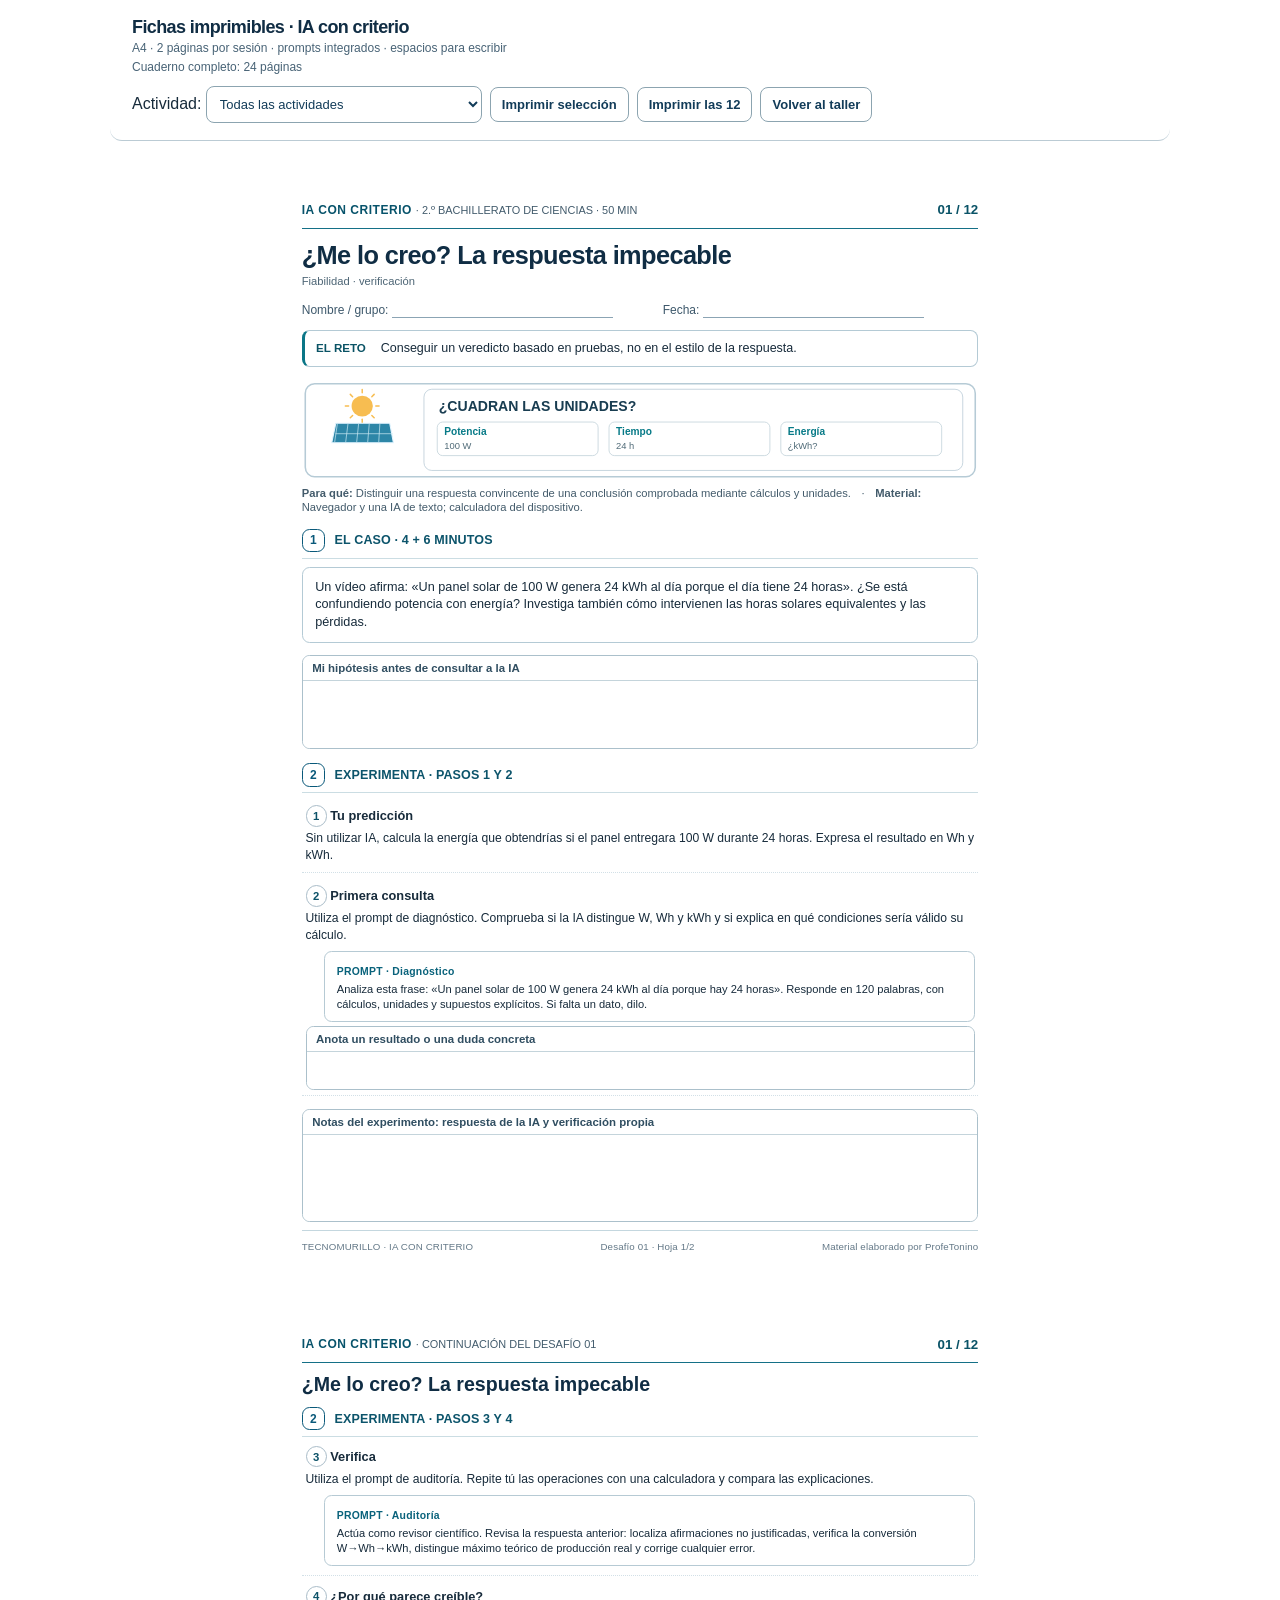
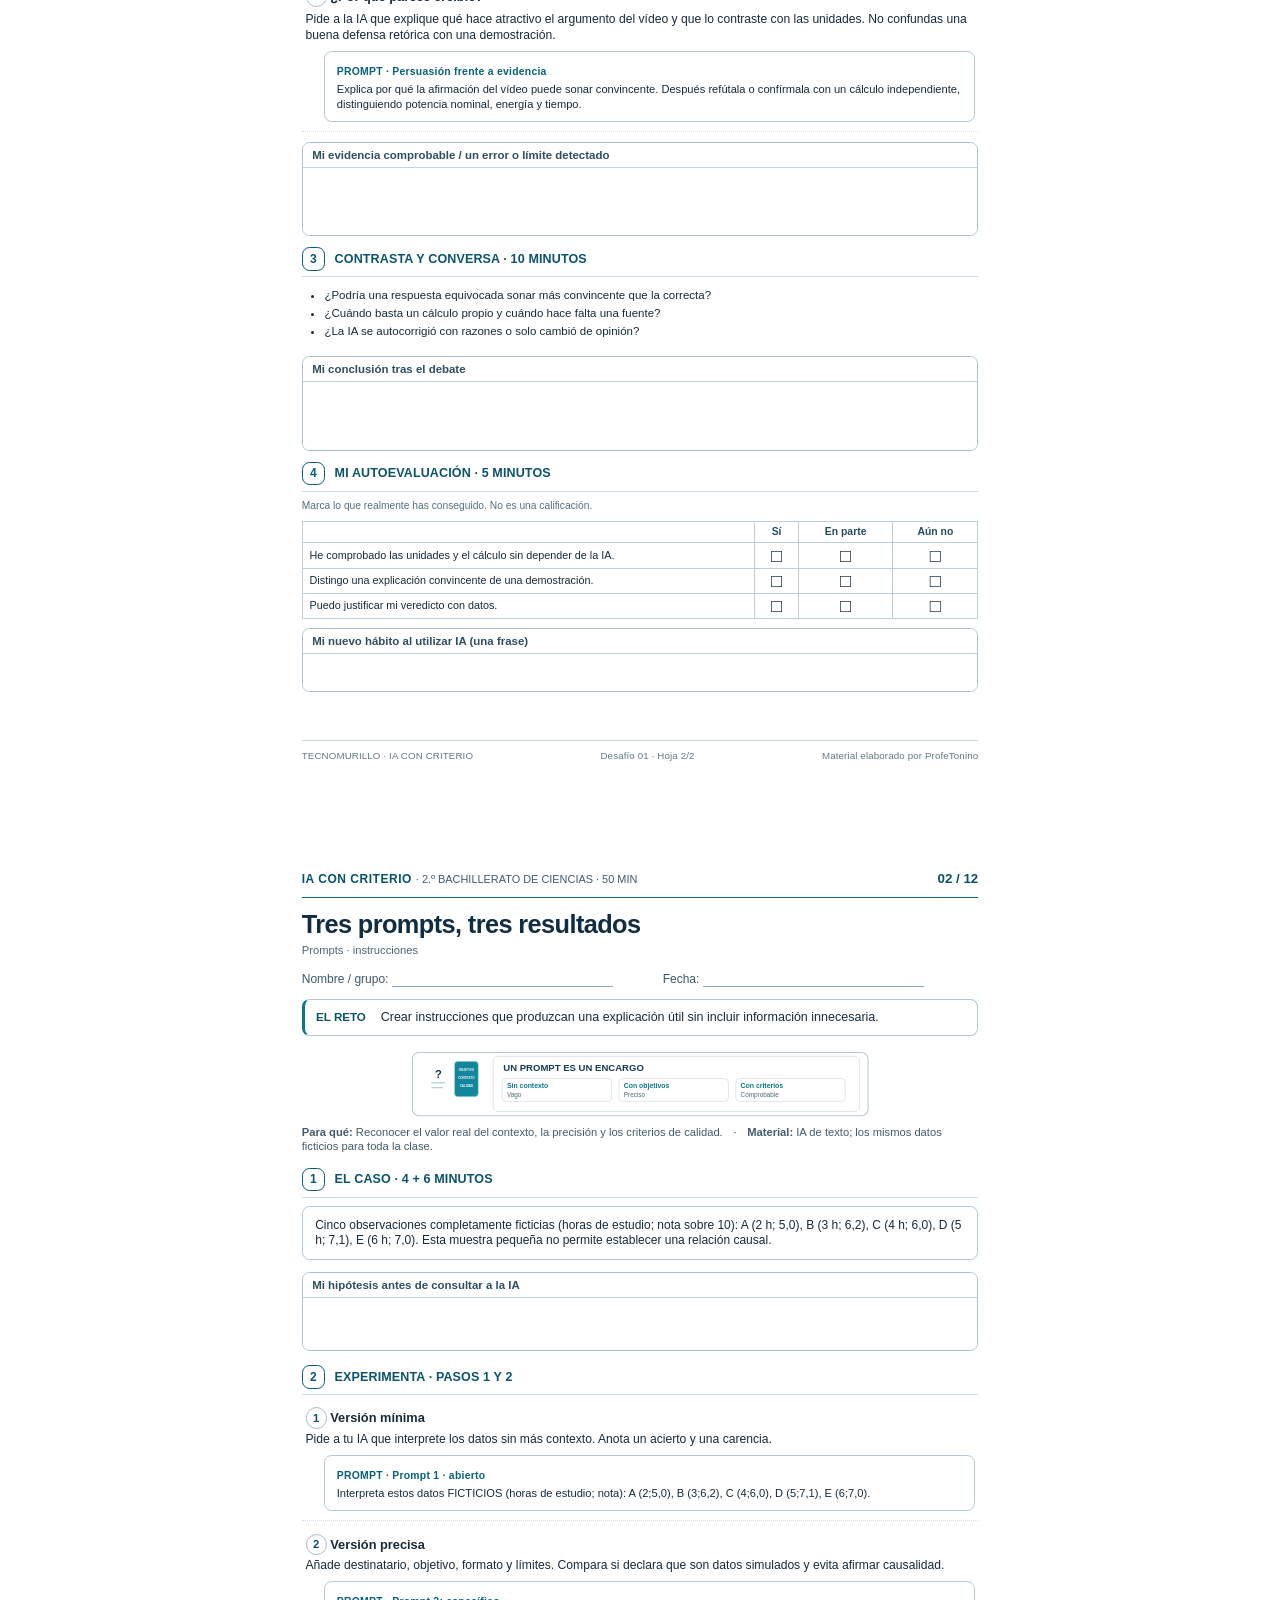
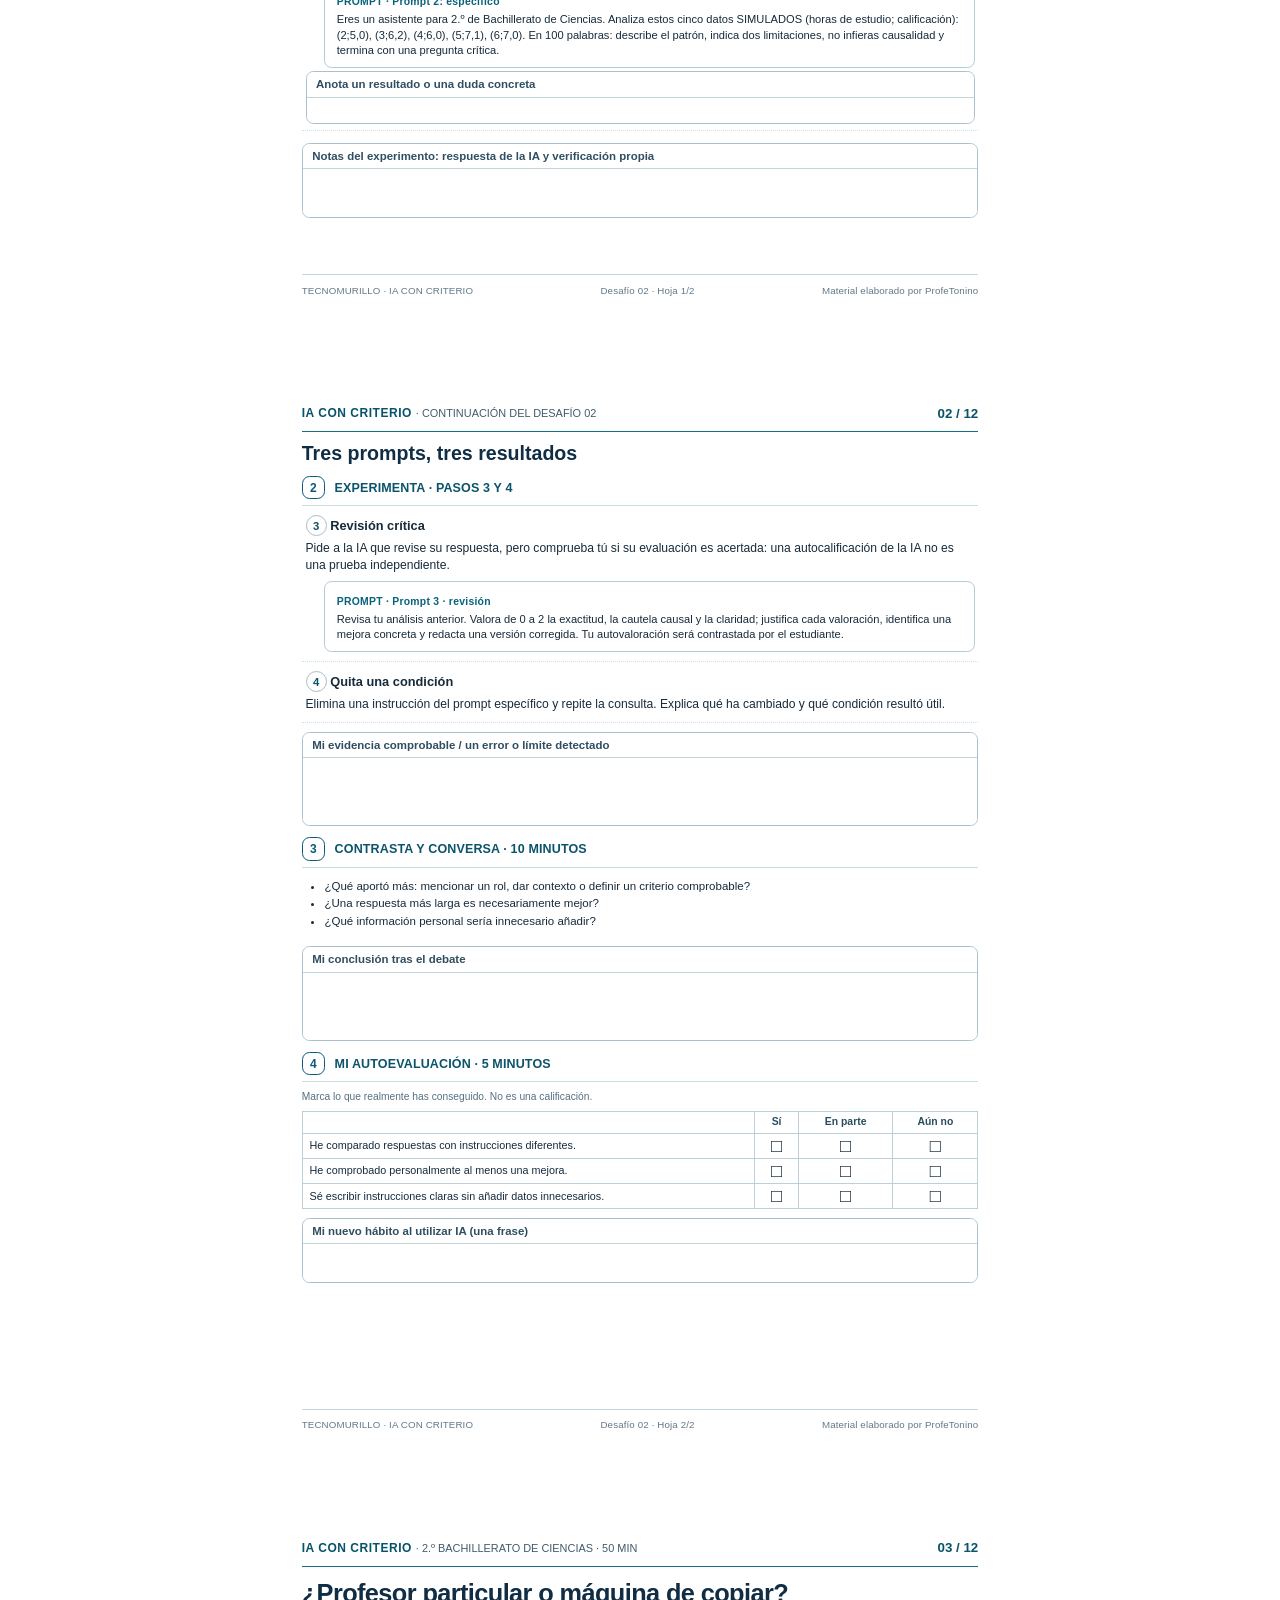
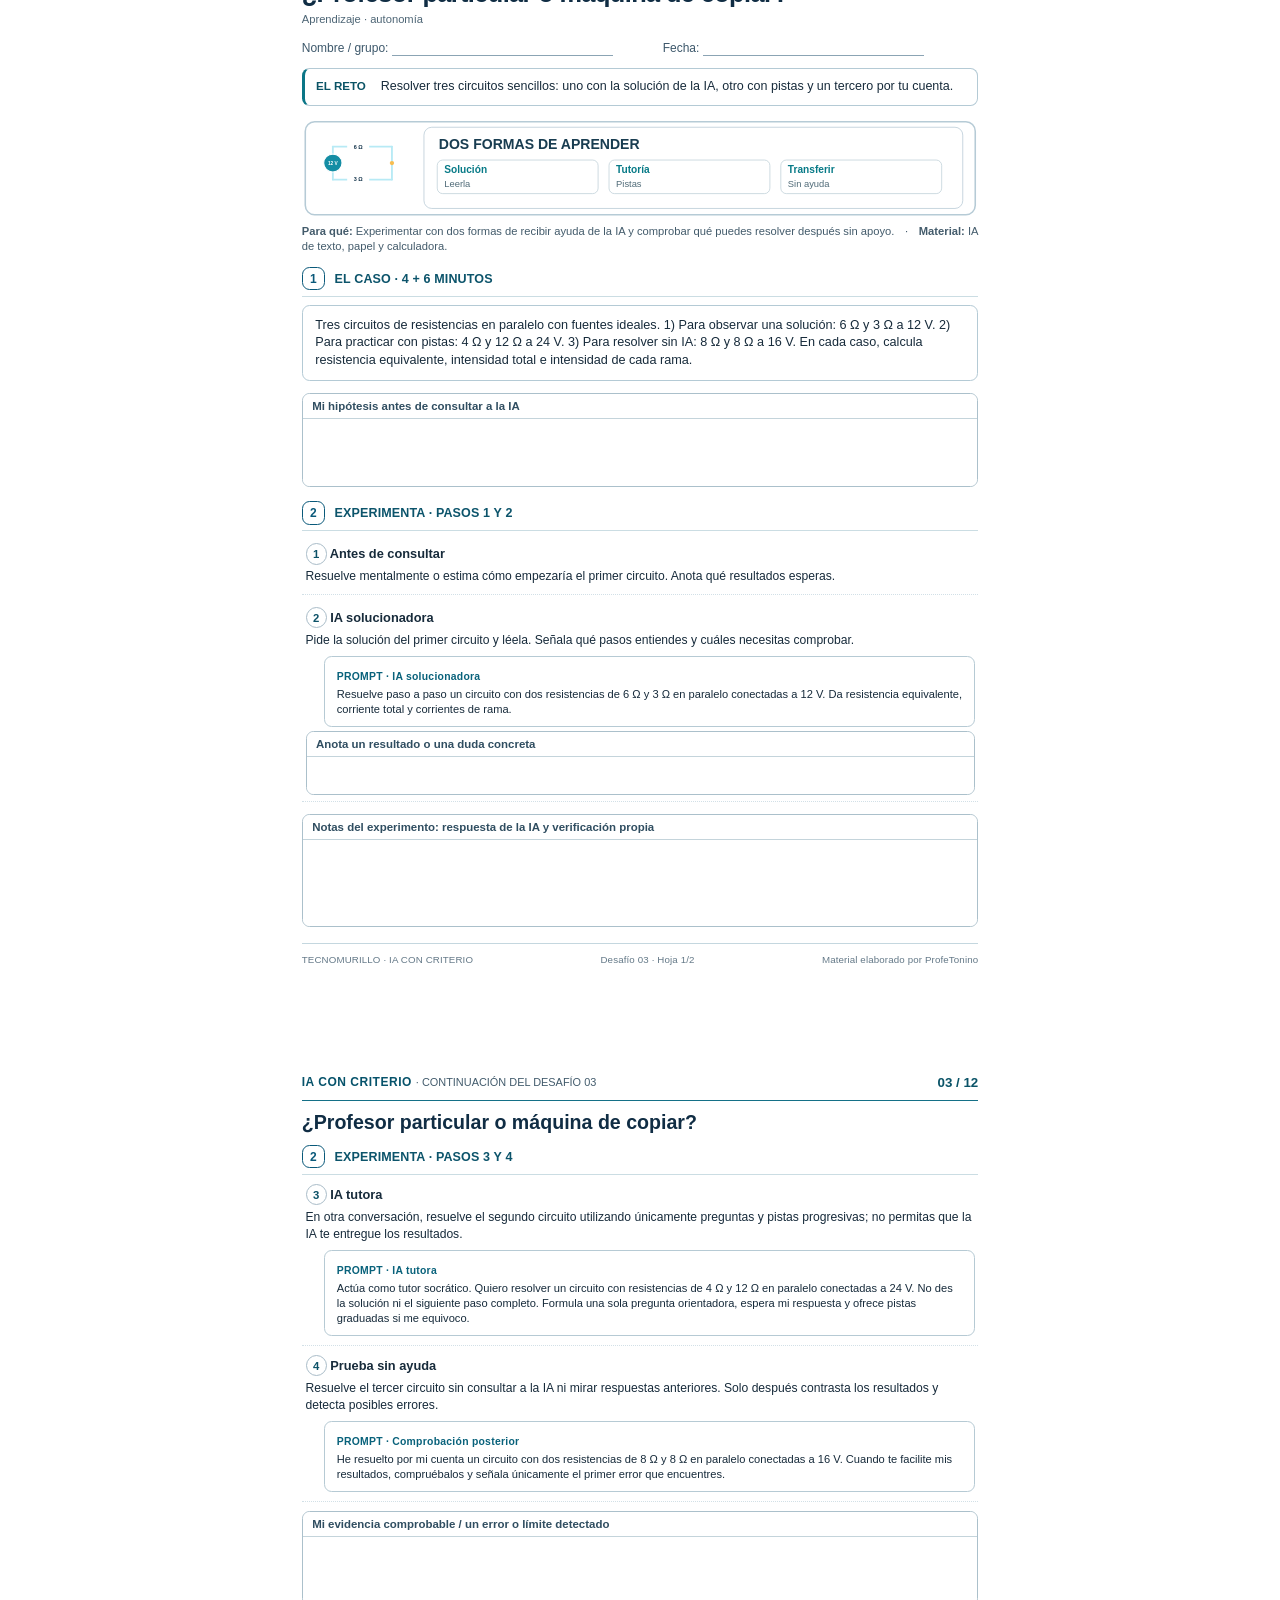
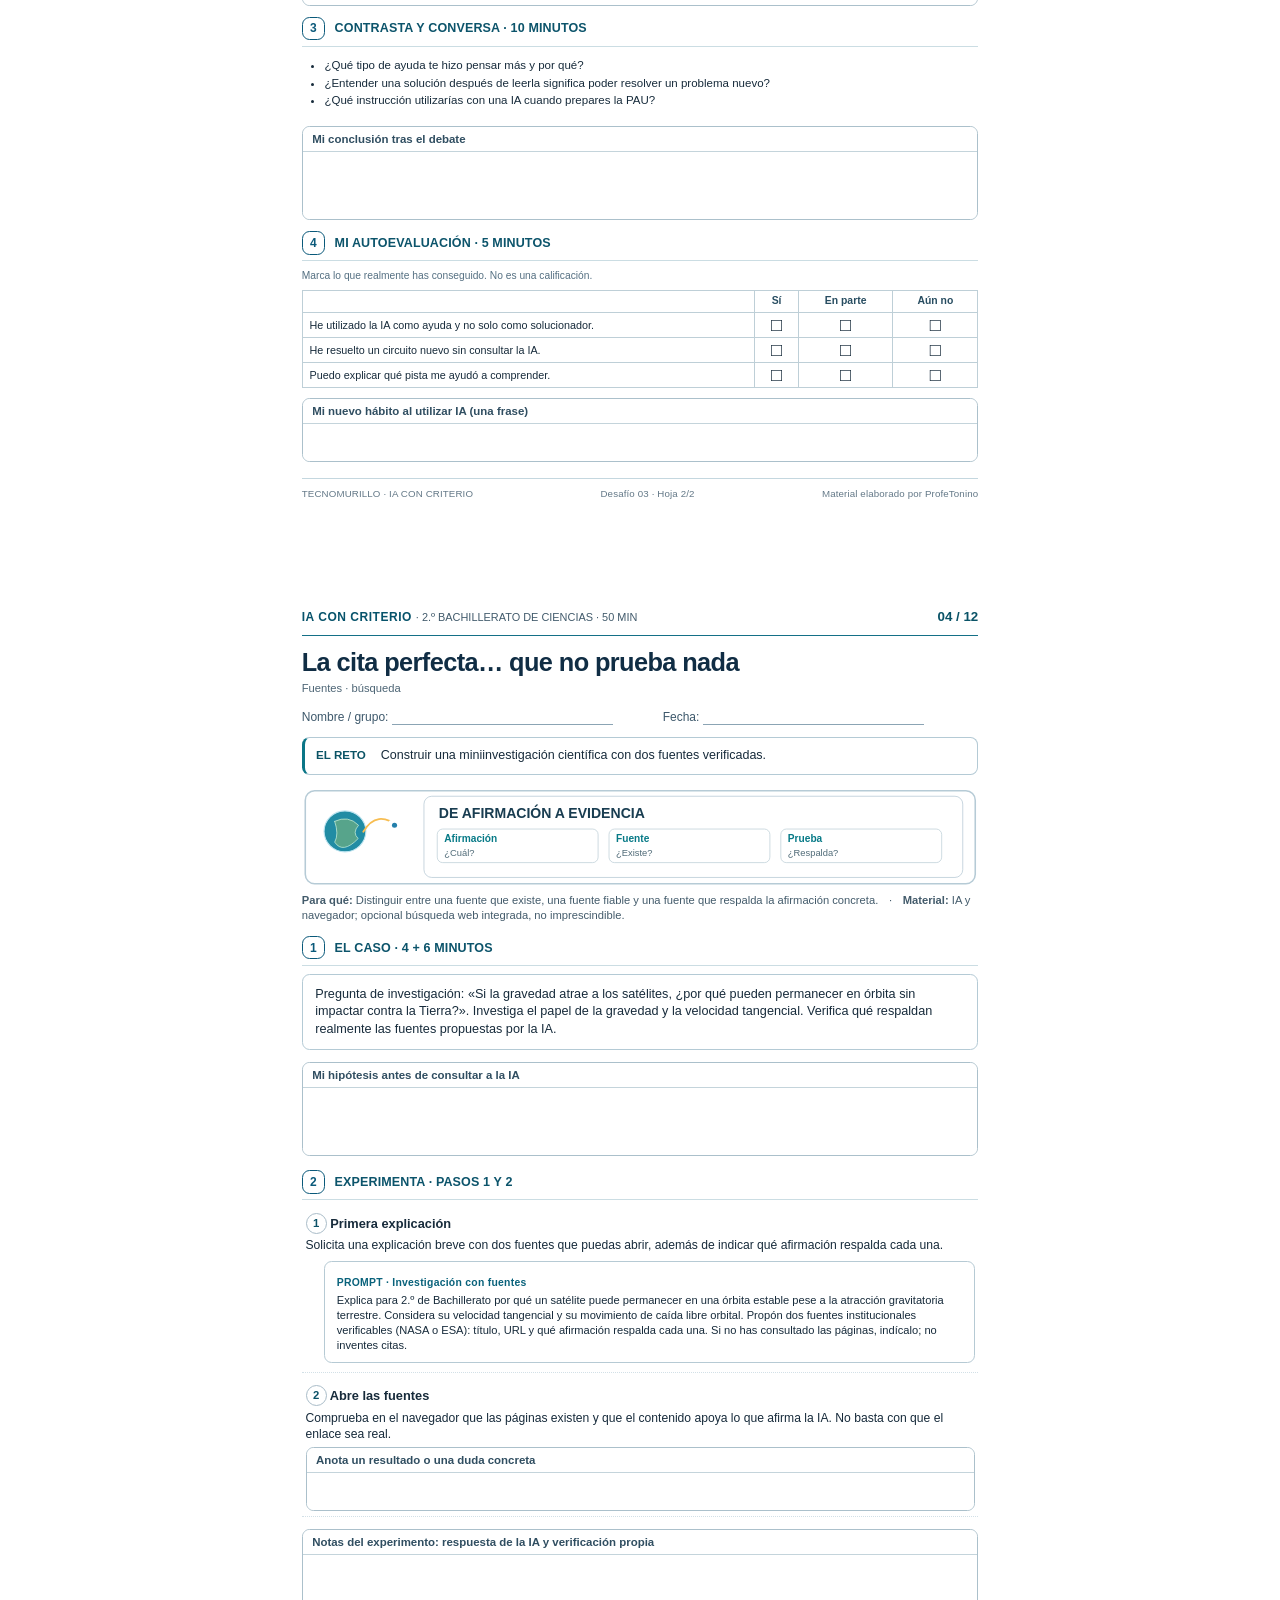
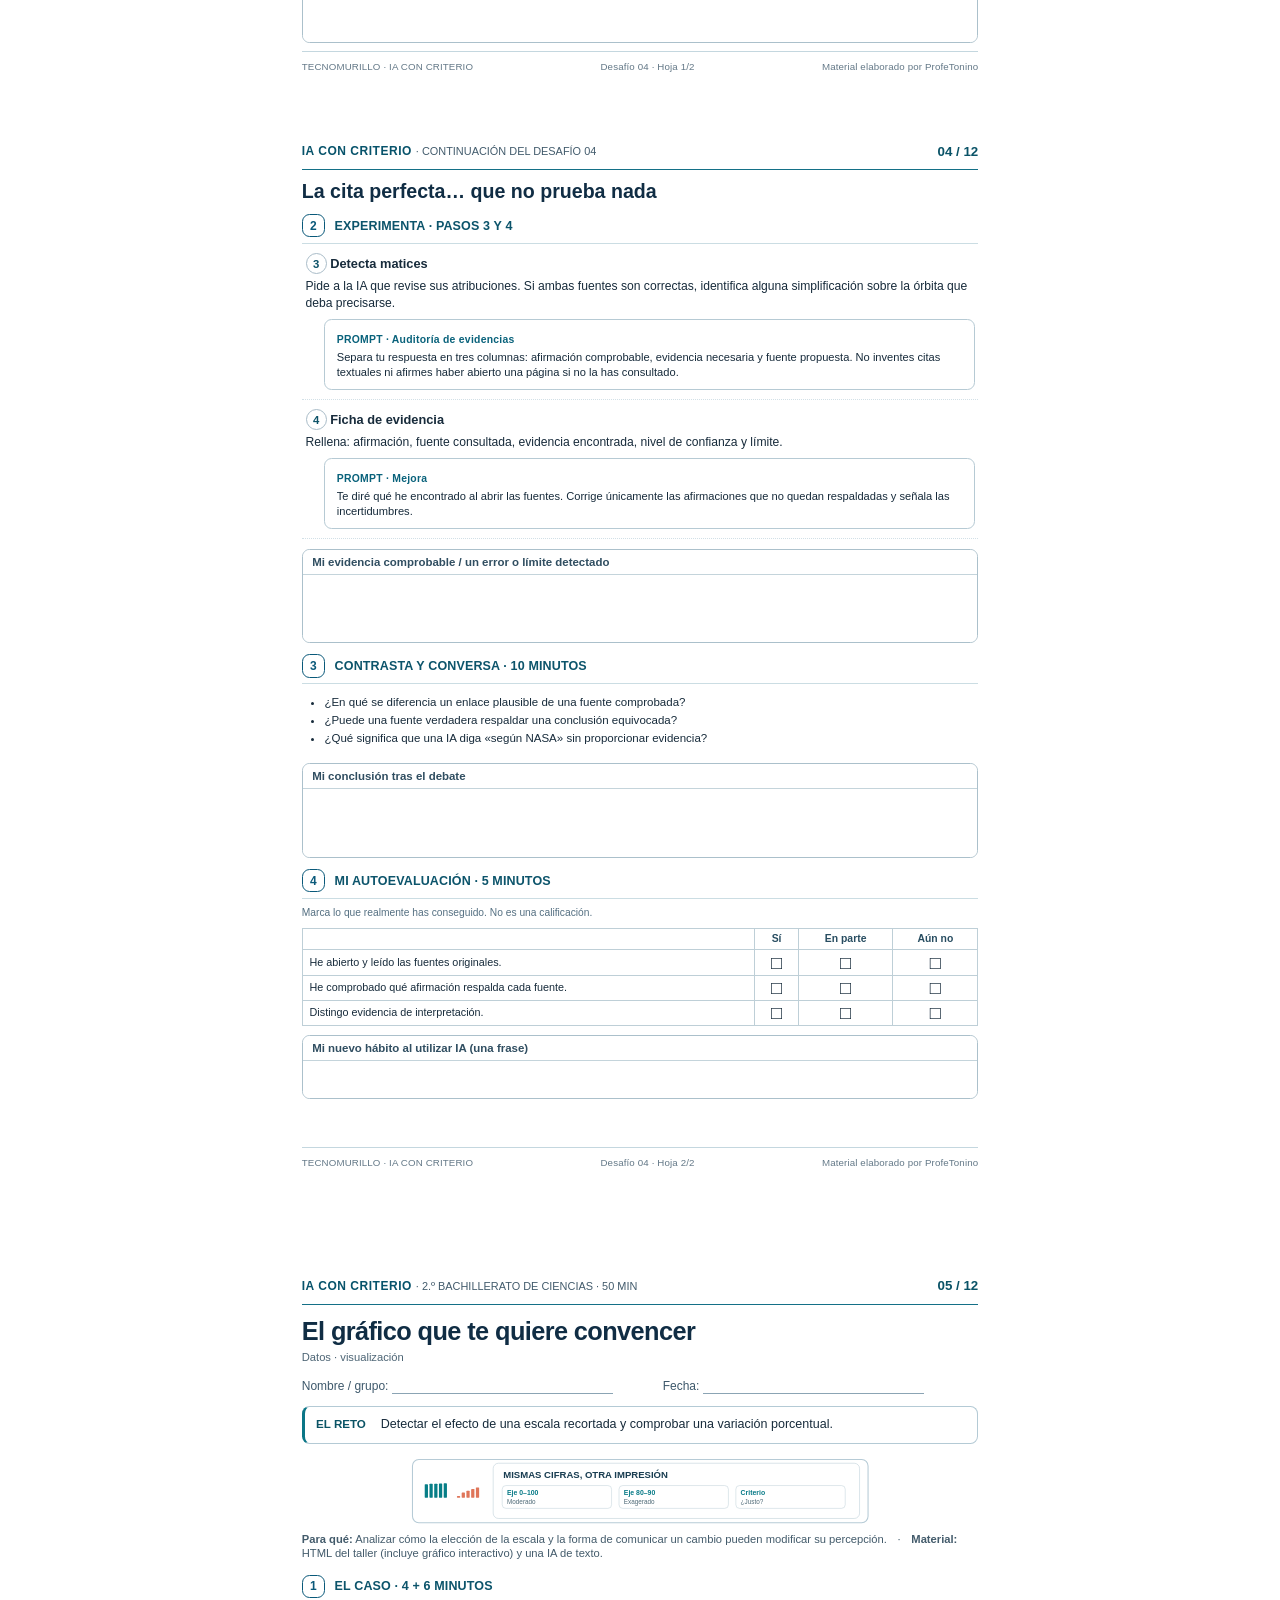
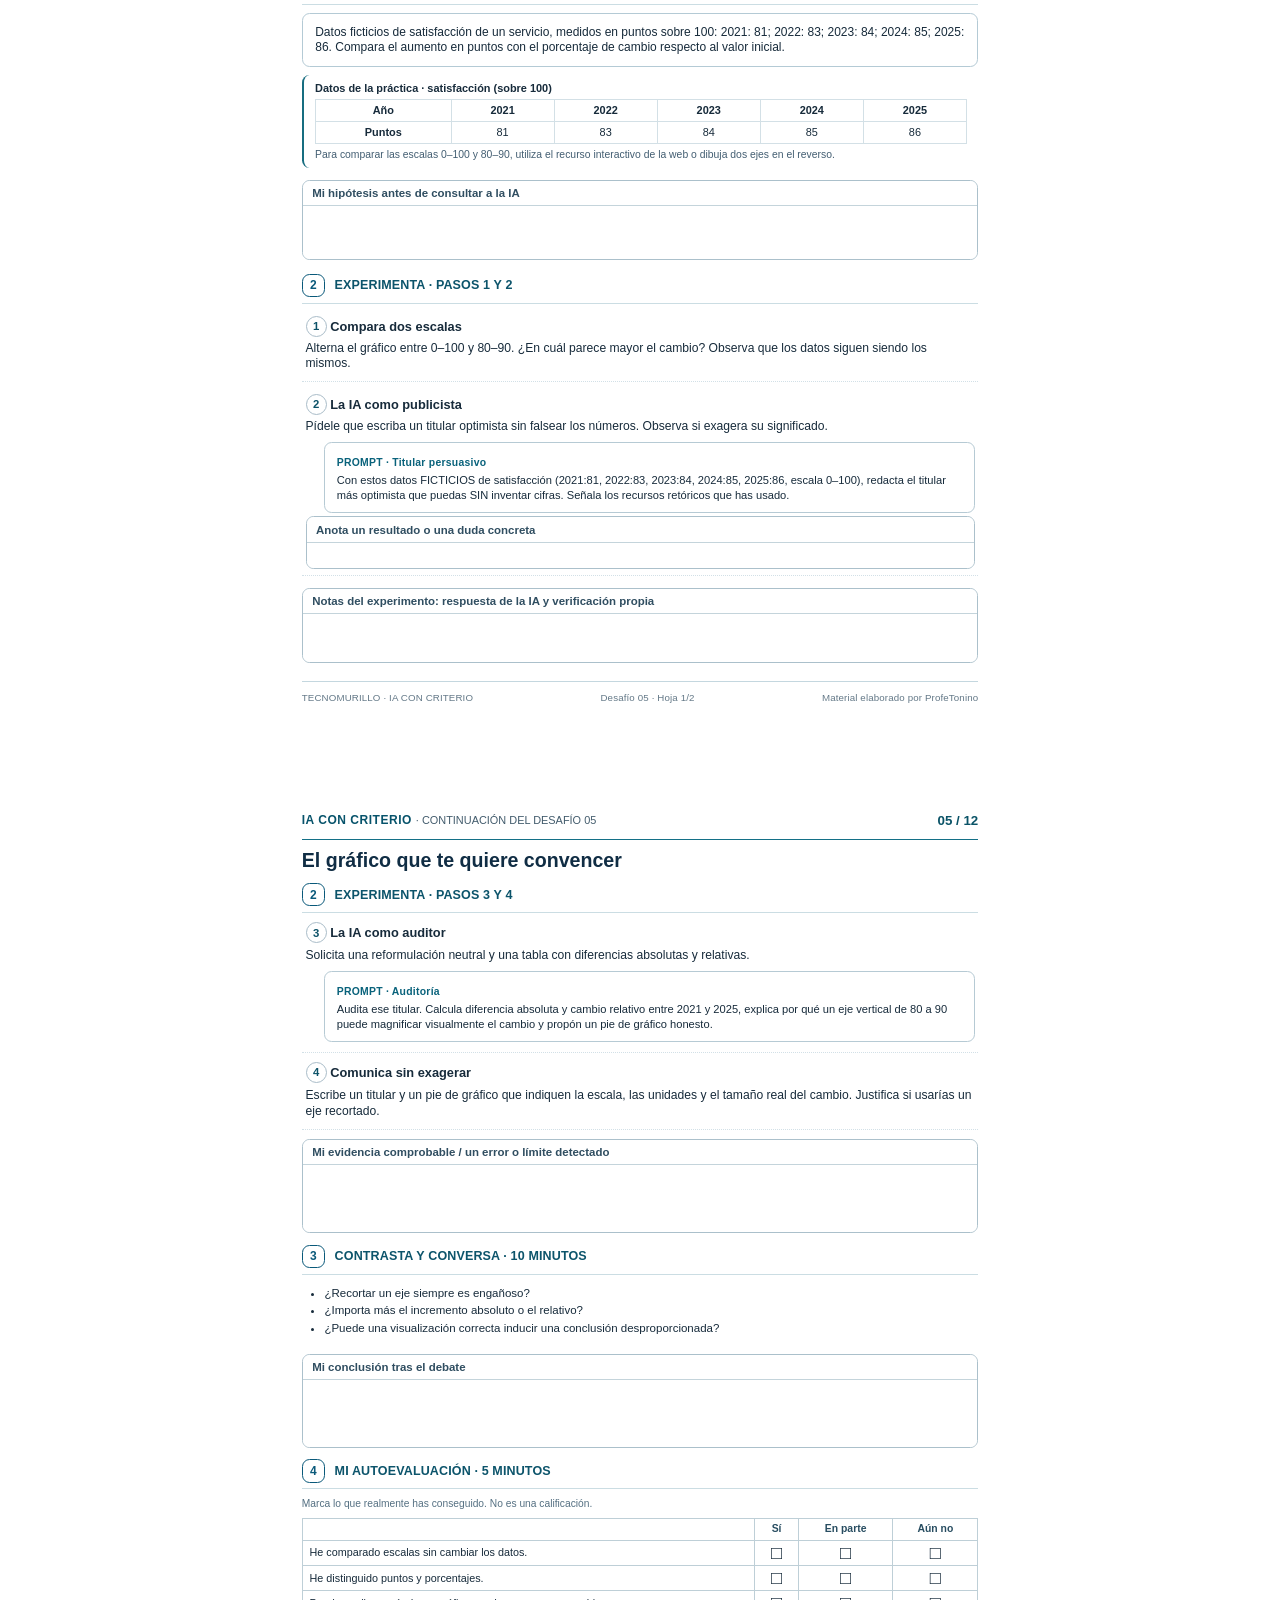
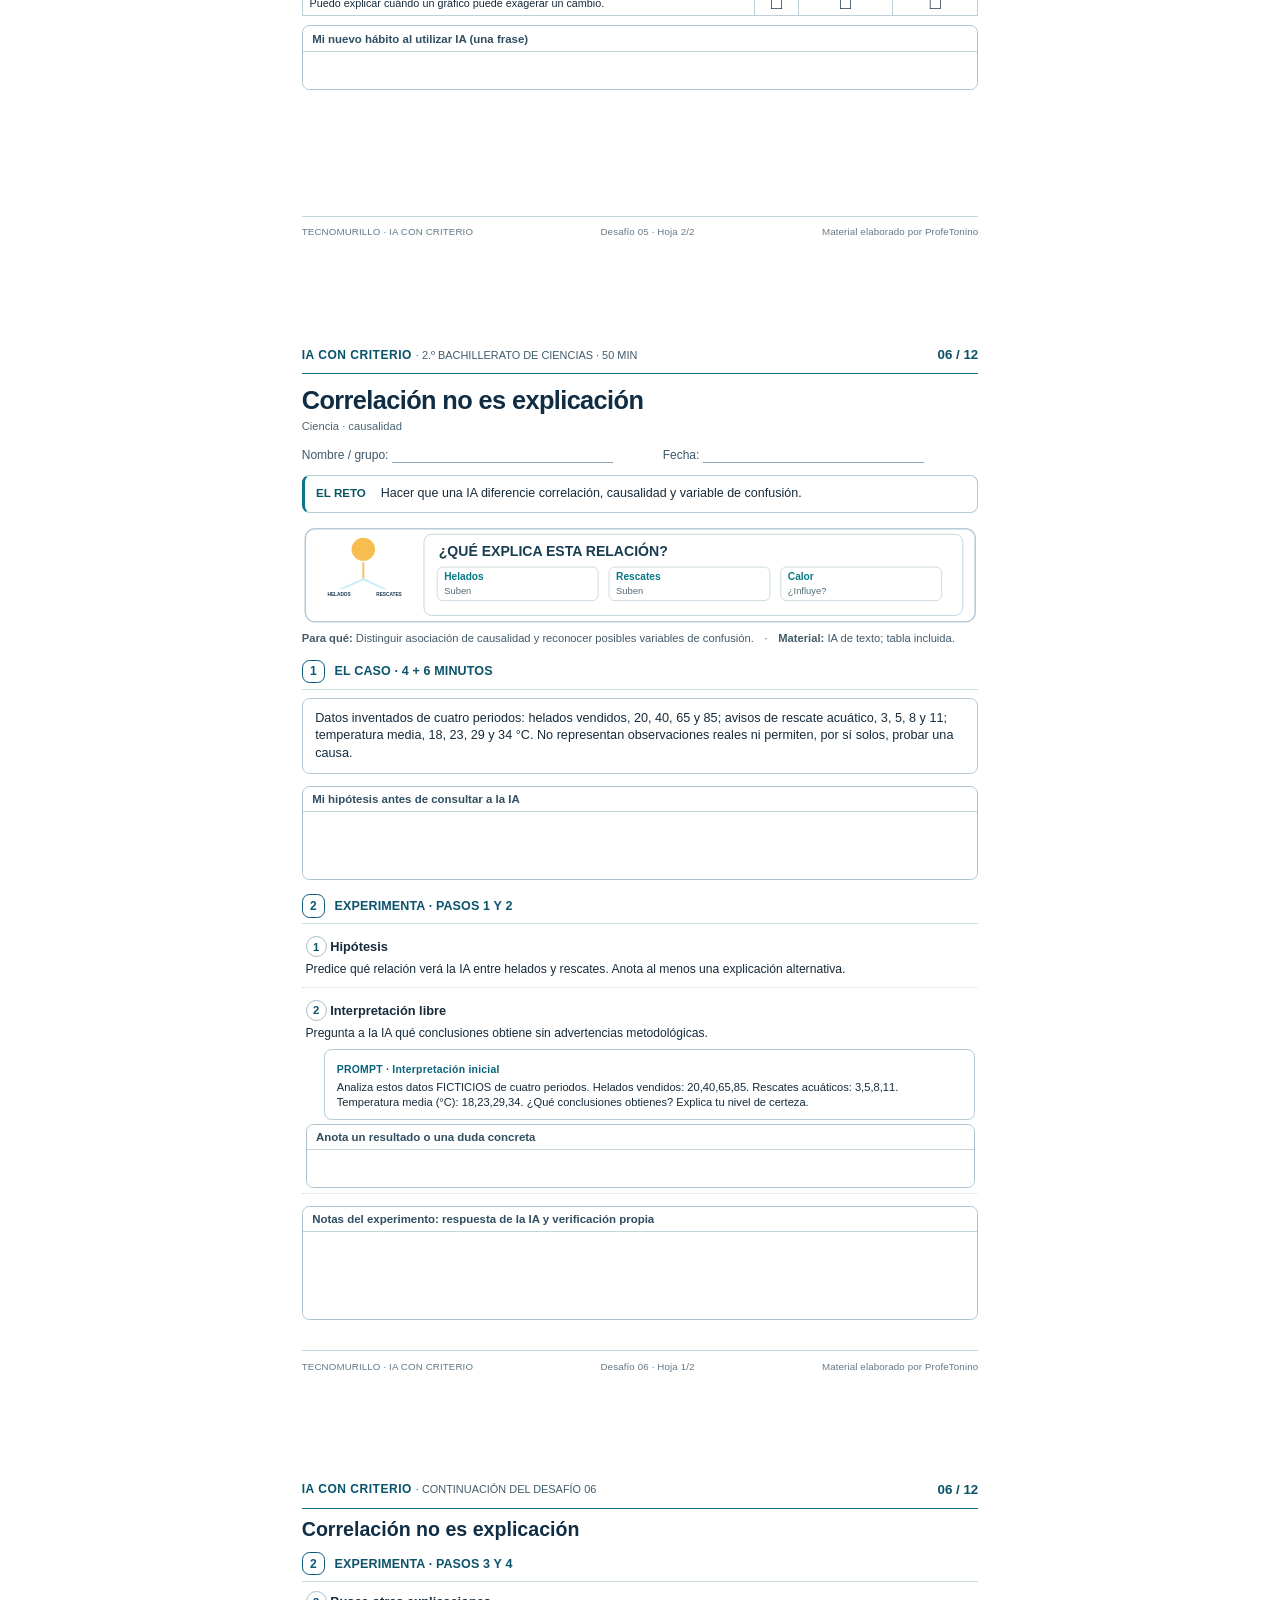
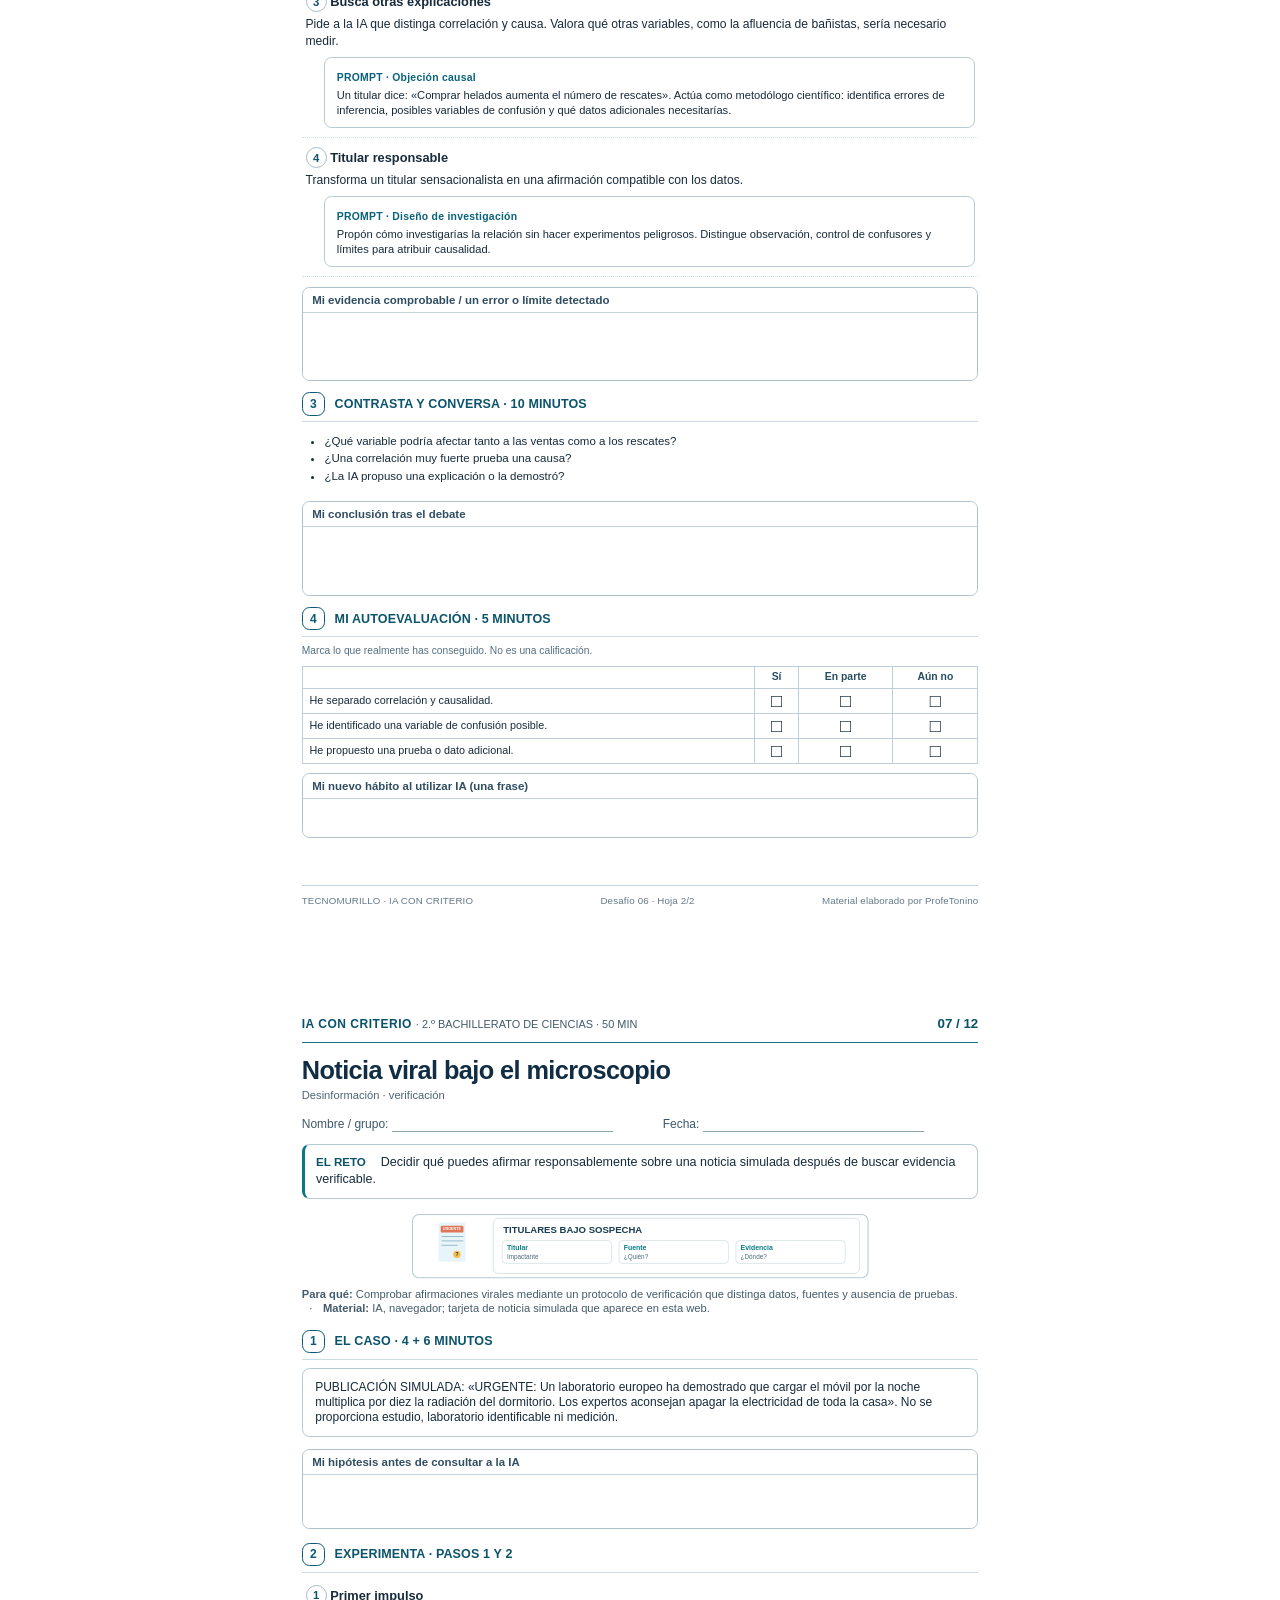
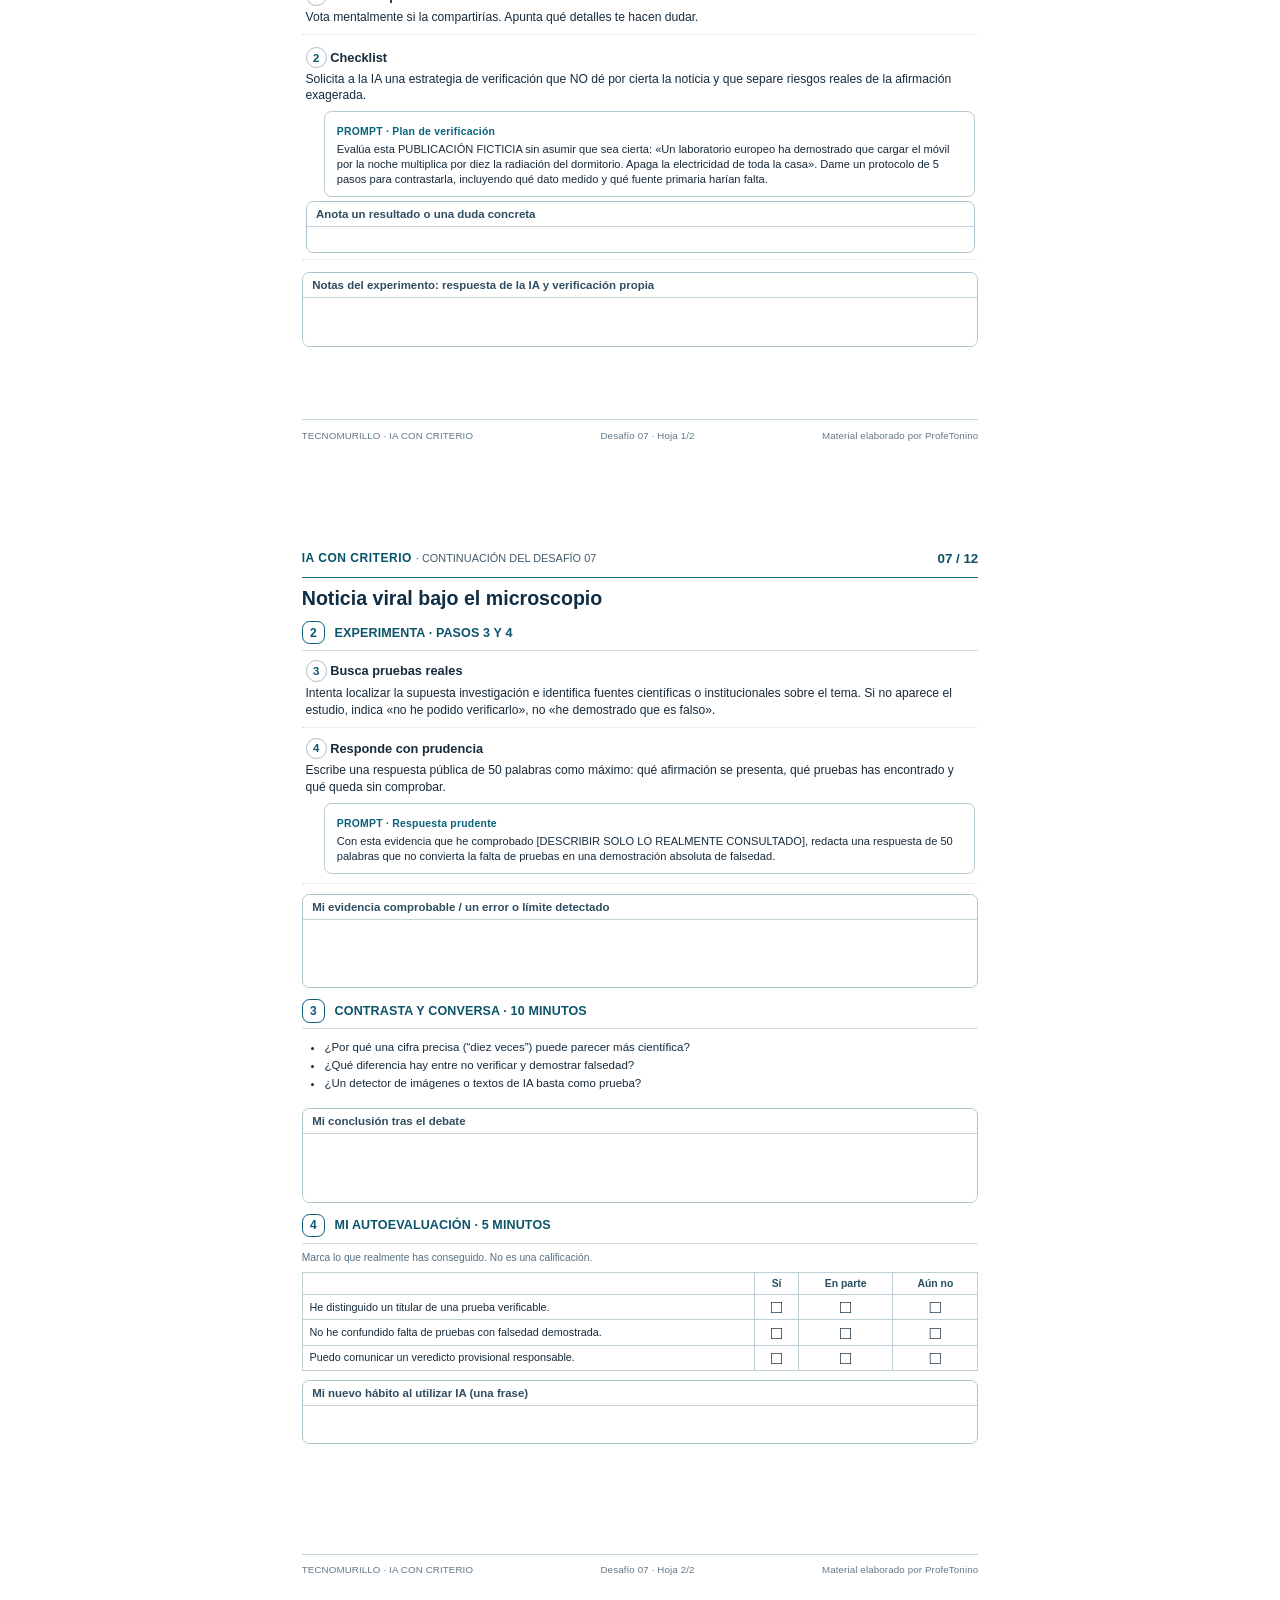
<file: imprimir.html>
<!doctype html><html lang="es"><head><meta charset="UTF-8"><meta name="viewport" content="width=device-width,initial-scale=1"><meta name="description" content="Fichas A4 imprimibles para IA con criterio: 12 sesiones con prompts y espacios para escribir"><title>IA con criterio · Fichas para imprimir</title><style>
:root{--ink:#182b40;--accent:#0a597a;--soft:#eaf3f7;--line:#a8bac8;--grey:#4f667a}
*{box-sizing:border-box}html,body{padding:0;margin:0}body{font-family:Arial,Helvetica,sans-serif;color:var(--ink);background:#dce4e9}
.screenbar{background:#102e44;color:white;max-width:1060px;margin:0 auto 12px;padding:17px 22px;display:flex;flex-wrap:wrap;align-items:center;justify-content:space-between;gap:12px;border-radius:0 0 12px 12px}
.screenbar h1{margin:0 0 4px;font-size:18px}.screenbar p{margin:0;font-size:12px;color:#cddfea}
.screen-actions{display:flex;flex-wrap:wrap;gap:8px;align-items:center}
.screen-actions button,.screen-actions a{border:0;padding:9px 11px;background:white;color:#123c59;border-radius:8px;font-size:13px;font-weight:bold;text-decoration:none;cursor:pointer}
.screen-actions button.primary{background:#8ee4dc;color:#073e3f}
.screen-actions select{border:0;border-radius:8px;padding:9px;font-size:13px}
.sheet{position:relative;background:white;width:210mm;height:297mm;margin:0 auto 12px;padding:13mm 15.5mm 13mm;overflow:hidden;box-shadow:0 4px 20px #17314733;display:flex;flex-direction:column;gap:2.2mm}
.page-top{display:flex;justify-content:space-between;align-items:center;border-bottom:1.1pt solid #147087;padding-bottom:2.8mm;margin-bottom:1.1mm}
.kicker{font-size:9pt;font-weight:800;letter-spacing:.4pt;color:#07536b}
.kicker span{font-weight:normal;color:#425b6c;letter-spacing:0;font-size:8.2pt}
.number{font-size:10pt;font-weight:bold;color:#0a5367}
h1{font-size:19pt;line-height:1.12;margin:0;letter-spacing:-.45pt;color:#102d44}
h2{font-size:14.7pt;line-height:1.16;margin:0;color:#102d44}
.tag{font-size:8.4pt;color:#4d6575;margin:-.8mm 0 1mm}
.namebar{display:flex;justify-content:space-between;gap:12mm;font-size:9pt;color:#3d586b;margin:1mm 0 1mm}
.namebar span{flex:1;white-space:nowrap}.namebar i{display:inline-block;border-bottom:1px solid #8ba4b4;width:70%;vertical-align:-1mm}
.question{font-size:9.4pt;line-height:1.35;padding:2.5mm 3mm;background:#e7f3f5;border-left:3px solid #0b7687;border-radius:2mm}
.question span{display:inline-block;font-weight:800;color:#0a5365;margin-right:3mm;font-size:8.7pt}
.intent{font-size:8.4pt;color:#435b6b;line-height:1.28}.dot{margin:0 2mm}
.section-head{display:flex;align-items:center;gap:2.5mm;border-bottom:1px solid #cbdde3;margin-top:1.5mm;padding-bottom:1.5mm;color:#0c546b;font-size:9.4pt;font-weight:800;letter-spacing:.1pt}
.section-head b{width:6.2mm;height:6.2mm;border-radius:2mm;background:#0a617a;color:#fff;display:flex;align-items:center;justify-content:center;font-size:9pt}
.case-paper{padding:2.8mm 3.3mm;border:1px solid #b4cad5;border-radius:2mm;background:#f8fafc;font-size:9.5pt;line-height:1.38}
.writeblock{display:flex;flex-direction:column;border:1px solid #abc0cb;border-radius:2mm;overflow:hidden;margin-top:1mm;flex-shrink:0}
.write-label{font-size:8.6pt;background:#eff5f7;padding:1.6mm 2.5mm;border-bottom:1px solid #c4d4db;font-weight:bold;color:#304e61}
.paperlines{flex:1;min-height:8mm;background:repeating-linear-gradient(to bottom,transparent 0,transparent calc(7.8mm - 1px),#ced9df calc(7.8mm - 1px),#ced9df 7.8mm)}
.writeblock.medium{height:27mm}.writeblock.short{height:18.5mm}.writeblock.large{height:33mm}
.sheet:nth-of-type(even){gap:1.45mm}
.step-paper{padding:1mm 1mm 1.4mm;border-bottom:1px dotted #d2e0e7;break-inside:avoid}
.step-title{font-size:9.6pt;font-weight:bold;margin-bottom:1mm}.stepnum{display:inline-flex;align-items:center;justify-content:center;background:#dfeef2;color:#0c5268;border-radius:50%;height:5.6mm;width:5.6mm;font-size:8.5pt}
.step-text{font-size:9.1pt;line-height:1.36;margin-bottom:1mm}
.prompt-paper{margin:2mm 0 1mm 5mm;border:1px solid #b6cad4;border-radius:2mm;padding:2.4mm 3mm;background:#f6f9fa;break-inside:avoid}
.prompt-label{font-size:7.8pt;letter-spacing:.2pt;color:#09627b;font-weight:800}
.prompt-body{font-size:8.35pt;line-height:1.35;white-space:pre-wrap;margin-top:.8mm}
.debate{padding-left:6mm;margin:1.5mm 0;font-size:8.65pt;line-height:1.3}.debate li{padding-bottom:.7mm}
.selfnote{font-size:7.7pt;color:#557082;margin-top:.8mm}
.selftable{width:100%;border-collapse:collapse;font-size:8.1pt;line-height:1.2;margin-top:1mm}
.selftable th,.selftable td{padding:1.1mm 1.8mm;border:1px solid #becfd7}
.selftable th{text-align:center;background:#ecf4f7;color:#284d61;font-size:7.8pt}
.selftable th:first-child{width:67%}.selftable td:not(:first-child){text-align:center;font-size:14pt;line-height:.85}
.printed-data{font-size:8.2pt;line-height:1.24;background:#f2f7f8;padding:1.7mm 3mm;border-radius:2mm;border-left:2px solid #176d80}
.printed-data table{width:100%;border-collapse:collapse;margin:1mm 0}
.printed-data th,.printed-data td{border:1px solid #d3e0e6;text-align:center;padding:1mm 2mm}
.printed-data small{font-size:7.8pt;color:#435e72}
footer{margin-top:auto;display:flex;justify-content:space-between;gap:2mm;padding-top:2.5mm;border-top:1px solid #c4d7df;font-size:7.3pt;color:#637887;letter-spacing:.1pt;white-space:nowrap}
@media print{
 @page{size:A4;margin:0}
 body{background:white;-webkit-print-color-adjust:exact;print-color-adjust:exact}
 .screenbar{display:none!important}
 .sheet{box-shadow:none;margin:0;width:210mm;height:297mm;page-break-after:always;break-after:page}
 .sheet:last-child{page-break-after:auto;break-after:auto}
}
@media screen and (max-width:850px){.sheet{transform-origin:top center;max-width:100%}.screenbar{margin:0 0 12px;border-radius:0}}

.sheet[hidden]{display:none!important}

/* Edicion de impresion: fondo realmente blanco y sin rellenos de color. */
body { background: #ffffff !important; color: #172b3b; }
.sheet { background: #ffffff !important; box-shadow: none !important; }
.question, .case-paper, .write-label, .prompt-paper, .selftable th,
.printed-data, .stepnum, .section-head b, .paperlines,
.printed-data th, .printed-data td { background: #ffffff !important; }
.section-head b { color: #0a597a !important; border: 1px solid #0a597a; }
.stepnum { border: 1px solid #a9bcc8; }
.question { border: 1px solid #b4cad5; border-left: 3px solid #0b7687; }
.screenbar { background: white !important; color: #172b3b !important;
  border-bottom: 1px solid #bbcbd4; box-shadow: none; }
.screenbar p { color: #486376 !important; }
.screen-actions button, .screen-actions a, .screen-actions select {
  background: white !important; color: #123c59 !important; border: 1px solid #8ca4b0;
}
@media print { .sheet {border: 0;} }
/* Apoyos visuales: ilustraciones vectoriales sin fondos de color en papel. */
.print-visual{height:25mm;min-height:25mm;margin:2mm 0 0;display:flex;align-items:center;justify-content:center;overflow:hidden;flex:0 0 auto}
.print-visual-svg{width:100%;height:auto;max-height:100%;display:block}
.sheet .writeblock.medium{height:25mm}
.sheet .writeblock.large{height:30mm}
.sheet .writeblock.short{height:17mm}
.sheet.dense .print-visual{height:17mm;min-height:17mm}
.sheet.dense .writeblock.medium{height:21mm}
.sheet.dense .writeblock.large{height:20mm}
.sheet.dense .writeblock.short{height:14mm}
.sheet.dense .case-paper{font-size:9pt;line-height:1.28}
.sheet.dense .step-text{line-height:1.27}
@media print{.print-visual{break-inside:avoid}}
</style></head><body><div class="screenbar"><div><h1>Fichas imprimibles · IA con criterio</h1><p>A4 · 2 páginas por sesión · prompts integrados · espacios para escribir</p><p id="sheetCount" style="margin-top:5px">Cuaderno completo: 24 páginas</p></div><div class="screen-actions"><label>Actividad: <select id="sessionSelect"><option value="all">Todas las actividades</option><option value="1">01 · ¿Me lo creo? La respuesta impecabl</option><option value="2">02 · Tres prompts, tres resultados</option><option value="3">03 · ¿Profesor particular o máquina de </option><option value="4">04 · La cita perfecta… que no prueba na</option><option value="5">05 · El gráfico que te quiere convencer</option><option value="6">06 · Correlación no es explicación</option><option value="7">07 · Noticia viral bajo el microscopio</option><option value="8">08 · La IA selecciona… ¿con justicia?</option><option value="9">09 · Una IA que no te da la razón</option><option value="10">10 · El bug que pasó desapercibido</option><option value="11">11 · Privacidad: ¿qué no le contarías?</option><option value="12">12 · Misión final: tú decides, la IA as</option></select></label><button class="primary" id="printNow">Imprimir selección</button><button id="printAll">Imprimir las 12</button><a href="./">Volver al taller</a></div></div><section class="sheet" data-session="1"><div class="page-top"><div class="kicker">IA CON CRITERIO <span>· 2.º BACHILLERATO DE CIENCIAS · 50 MIN</span></div><div class="number">01 / 12</div></div>
 <h1>¿Me lo creo? La respuesta impecable</h1><div class="tag">Fiabilidad · verificación</div><div class="namebar"><span>Nombre / grupo: <i></i></span><span>Fecha: <i></i></span></div><div class="question"><span>EL RETO</span> Conseguir un veredicto basado en pruebas, no en el estilo de la respuesta.</div><div class="print-visual"><svg class="print-visual-svg" xmlns="http://www.w3.org/2000/svg" viewBox="0 0 860 121" role="img" aria-label="Pista gráfica: ¿CUADRAN LAS UNIDADES?"><rect x="1" y="1" width="858" height="119" rx="12" fill="#fff" stroke="#b6cbd6" stroke-width="2"/><g transform="translate(10,1) scale(.47,.46)"><circle cx="136" cy="62" r="29" fill="#f7bd51" /><line x1="173" y1="62" x2="182" y2="62" stroke="#f7bd51" stroke-width="4" stroke-linecap="round"/><line x1="162.16295090390227" y1="88.16295090390226" x2="168.5269119345812" y2="94.5269119345812" stroke="#f7bd51" stroke-width="4" stroke-linecap="round"/><line x1="136" y1="99" x2="136" y2="108" stroke="#f7bd51" stroke-width="4" stroke-linecap="round"/><line x1="109.83704909609774" y1="88.16295090390226" x2="103.4730880654188" y2="94.5269119345812" stroke="#f7bd51" stroke-width="4" stroke-linecap="round"/><line x1="99" y1="62.00000000000001" x2="90" y2="62.00000000000001" stroke="#f7bd51" stroke-width="4" stroke-linecap="round"/><line x1="109.83704909609773" y1="35.83704909609774" x2="103.4730880654188" y2="29.473088065418814" stroke="#f7bd51" stroke-width="4" stroke-linecap="round"/><line x1="136" y1="25" x2="136" y2="16" stroke="#f7bd51" stroke-width="4" stroke-linecap="round"/><line x1="162.16295090390224" y1="35.837049096097736" x2="168.52691193458116" y2="29.473088065418807" stroke="#f7bd51" stroke-width="4" stroke-linecap="round"/><path d="M53 164 L221 164 L211 110 L64 110 Z" stroke="#e3f5ff" stroke-width="3" stroke-linecap="round" stroke-linejoin="round" fill="#2d86a7"/><line x1="68" y1="113" x2="61" y2="162" stroke="#c5e6f2" stroke-width="2" stroke-linecap="round"/><line x1="97" y1="113" x2="91" y2="162" stroke="#c5e6f2" stroke-width="2" stroke-linecap="round"/><line x1="126" y1="113" x2="121" y2="162" stroke="#c5e6f2" stroke-width="2" stroke-linecap="round"/><line x1="155" y1="113" x2="151" y2="162" stroke="#c5e6f2" stroke-width="2" stroke-linecap="round"/><line x1="184" y1="113" x2="181" y2="162" stroke="#c5e6f2" stroke-width="2" stroke-linecap="round"/><line x1="64" y1="139" x2="218" y2="139" stroke="#c5e6f2" stroke-width="2" stroke-linecap="round"/><text x="137" y="199" font-family="Arial,sans-serif" text-anchor="middle" font-size="18" font-weight="800" fill="#ffffff">100 W × 24 h</text></g><rect x="153" y="8" width="690" height="104" rx="10" fill="#fff" stroke="#b8cbd6"/><text x="172" y="36" fill="#193d51" font-family="Arial,sans-serif" font-size="18" font-weight="800">¿CUADRAN LAS UNIDADES?</text><rect x="170" y="50" width="206" height="43" rx="7" fill="#fff" stroke="#c0d1d9"/><text x="179" y="67" font-family="Arial,sans-serif" fill="#077a87" font-size="13" font-weight="800">Potencia</text><text x="179" y="85" font-family="Arial,sans-serif" fill="#506b78" font-size="12">100 W</text><rect x="390" y="50" width="206" height="43" rx="7" fill="#fff" stroke="#c0d1d9"/><text x="399" y="67" font-family="Arial,sans-serif" fill="#077a87" font-size="13" font-weight="800">Tiempo</text><text x="399" y="85" font-family="Arial,sans-serif" fill="#506b78" font-size="12">24 h</text><rect x="610" y="50" width="206" height="43" rx="7" fill="#fff" stroke="#c0d1d9"/><text x="619" y="67" font-family="Arial,sans-serif" fill="#077a87" font-size="13" font-weight="800">Energía</text><text x="619" y="85" font-family="Arial,sans-serif" fill="#506b78" font-size="12">¿kWh?</text></svg></div><div class="intent"><strong>Para qué:</strong> Distinguir una respuesta convincente de una conclusión comprobada mediante cálculos y unidades. <span class="dot">·</span> <strong>Material:</strong> Navegador y una IA de texto; calculadora del dispositivo.</div>
 <div class="section-head"><b>1</b><span>EL CASO · 4 + 6 MINUTOS</span></div><div class="case-paper">Un vídeo afirma: «Un panel solar de 100 W genera 24 kWh al día porque el día tiene 24 horas». ¿Se está confundiendo potencia con energía? Investiga también cómo intervienen las horas solares equivalentes y las pérdidas.</div>
 <div class="writeblock medium"><div class="write-label">Mi hipótesis antes de consultar a la IA</div><div class="paperlines"></div></div>
 <div class="section-head"><b>2</b><span>EXPERIMENTA · PASOS 1 Y 2</span></div>
 <div class="step-paper"><div class="step-title"><span class="stepnum">1</span> Tu predicción</div><div class="step-text">Sin utilizar IA, calcula la energía que obtendrías si el panel entregara 100 W durante 24 horas. Expresa el resultado en Wh y kWh.</div></div><div class="step-paper"><div class="step-title"><span class="stepnum">2</span> Primera consulta</div><div class="step-text">Utiliza el prompt de diagnóstico. Comprueba si la IA distingue W, Wh y kWh y si explica en qué condiciones sería válido su cálculo.</div><div class="prompt-paper"><span class="prompt-label">PROMPT · Diagnóstico</span><div class="prompt-body">Analiza esta frase: «Un panel solar de 100 W genera 24 kWh al día porque hay 24 horas». Responde en 120 palabras, con cálculos, unidades y supuestos explícitos. Si falta un dato, dilo.</div></div><div class="writeblock short"><div class="write-label">Anota un resultado o una duda concreta</div><div class="paperlines"></div></div></div>
 <div class="writeblock large"><div class="write-label">Notas del experimento: respuesta de la IA y verificación propia</div><div class="paperlines"></div></div>
 <footer><span>TECNOMURILLO · IA CON CRITERIO</span><span>Desafío 01 · Hoja 1/2</span><span>Material elaborado por ProfeTonino</span></footer></section><section class="sheet" data-session="1"><div class="page-top"><div class="kicker">IA CON CRITERIO <span>· CONTINUACIÓN DEL DESAFÍO 01</span></div><div class="number">01 / 12</div></div>
 <h2>¿Me lo creo? La respuesta impecable</h2>
 <div class="section-head"><b>2</b><span>EXPERIMENTA · PASOS 3 Y 4</span></div>
 <div class="step-paper"><div class="step-title"><span class="stepnum">3</span> Verifica</div><div class="step-text">Utiliza el prompt de auditoría. Repite tú las operaciones con una calculadora y compara las explicaciones.</div><div class="prompt-paper"><span class="prompt-label">PROMPT · Auditoría</span><div class="prompt-body">Actúa como revisor científico. Revisa la respuesta anterior: localiza afirmaciones no justificadas, verifica la conversión W→Wh→kWh, distingue máximo teórico de producción real y corrige cualquier error.</div></div></div><div class="step-paper"><div class="step-title"><span class="stepnum">4</span> ¿Por qué parece creíble?</div><div class="step-text">Pide a la IA que explique qué hace atractivo el argumento del vídeo y que lo contraste con las unidades. No confundas una buena defensa retórica con una demostración.</div><div class="prompt-paper"><span class="prompt-label">PROMPT · Persuasión frente a evidencia</span><div class="prompt-body">Explica por qué la afirmación del vídeo puede sonar convincente. Después refútala o confírmala con un cálculo independiente, distinguiendo potencia nominal, energía y tiempo.</div></div></div>
 <div class="writeblock medium"><div class="write-label">Mi evidencia comprobable / un error o límite detectado</div><div class="paperlines"></div></div>
 <div class="section-head"><b>3</b><span>CONTRASTA Y CONVERSA · 10 MINUTOS</span></div><ul class="debate"><li>¿Podría una respuesta equivocada sonar más convincente que la correcta?</li><li>¿Cuándo basta un cálculo propio y cuándo hace falta una fuente?</li><li>¿La IA se autocorrigió con razones o solo cambió de opinión?</li></ul>
 <div class="writeblock medium"><div class="write-label">Mi conclusión tras el debate</div><div class="paperlines"></div></div>
 <div class="section-head"><b>4</b><span>MI AUTOEVALUACIÓN · 5 MINUTOS</span></div>
 <div class="selfnote">Marca lo que realmente has conseguido. No es una calificación.</div>
 <table class="selftable"><thead><tr><th></th><th>Sí</th><th>En parte</th><th>Aún no</th></tr></thead><tbody><tr><td>He comprobado las unidades y el cálculo sin depender de la IA.</td><td>□</td><td>□</td><td>□</td></tr><tr><td>Distingo una explicación convincente de una demostración.</td><td>□</td><td>□</td><td>□</td></tr><tr><td>Puedo justificar mi veredicto con datos.</td><td>□</td><td>□</td><td>□</td></tr></tbody></table>
 <div class="writeblock short"><div class="write-label">Mi nuevo hábito al utilizar IA (una frase)</div><div class="paperlines"></div></div>
 <footer><span>TECNOMURILLO · IA CON CRITERIO</span><span>Desafío 01 · Hoja 2/2</span><span>Material elaborado por ProfeTonino</span></footer></section><section class="sheet dense" data-session="2"><div class="page-top"><div class="kicker">IA CON CRITERIO <span>· 2.º BACHILLERATO DE CIENCIAS · 50 MIN</span></div><div class="number">02 / 12</div></div>
 <h1>Tres prompts, tres resultados</h1><div class="tag">Prompts · instrucciones</div><div class="namebar"><span>Nombre / grupo: <i></i></span><span>Fecha: <i></i></span></div><div class="question"><span>EL RETO</span> Crear instrucciones que produzcan una explicación útil sin incluir información innecesaria.</div><div class="print-visual"><svg class="print-visual-svg" xmlns="http://www.w3.org/2000/svg" viewBox="0 0 860 121" role="img" aria-label="Pista gráfica: UN PROMPT ES UN ENCARGO"><rect x="1" y="1" width="858" height="119" rx="12" fill="#fff" stroke="#b6cbd6" stroke-width="2"/><g transform="translate(10,1) scale(.47,.46)"><rect x="35" y="56" width="100" height="121" rx="12" fill="#ffffff" /><rect x="149" y="36" width="96" height="145" rx="14" fill="#13869b" stroke="#c0f6e4" stroke-width="2"/><text x="85" y="104" font-family="Arial,sans-serif" text-anchor="middle" font-size="45" font-weight="800" fill="#14344b">?</text><line x1="58" y1="124" x2="111" y2="124" stroke="#a4c0cf" stroke-width="4" stroke-linecap="round"/><line x1="58" y1="144" x2="101" y2="144" stroke="#a4c0cf" stroke-width="4" stroke-linecap="round"/><text x="197" y="75" font-family="Arial,sans-serif" text-anchor="middle" font-size="12" font-weight="800" fill="#ffffff">OBJETIVO</text><text x="197" y="109" font-family="Arial,sans-serif" text-anchor="middle" font-size="12" font-weight="800" fill="#ffffff">CONTEXTO</text><text x="197" y="143" font-family="Arial,sans-serif" text-anchor="middle" font-size="12" font-weight="800" fill="#ffffff">CALIDAD</text></g><rect x="153" y="8" width="690" height="104" rx="10" fill="#fff" stroke="#b8cbd6"/><text x="172" y="36" fill="#193d51" font-family="Arial,sans-serif" font-size="18" font-weight="800">UN PROMPT ES UN ENCARGO</text><rect x="170" y="50" width="206" height="43" rx="7" fill="#fff" stroke="#c0d1d9"/><text x="179" y="67" font-family="Arial,sans-serif" fill="#077a87" font-size="13" font-weight="800">Sin contexto</text><text x="179" y="85" font-family="Arial,sans-serif" fill="#506b78" font-size="12">Vago</text><rect x="390" y="50" width="206" height="43" rx="7" fill="#fff" stroke="#c0d1d9"/><text x="399" y="67" font-family="Arial,sans-serif" fill="#077a87" font-size="13" font-weight="800">Con objetivos</text><text x="399" y="85" font-family="Arial,sans-serif" fill="#506b78" font-size="12">Preciso</text><rect x="610" y="50" width="206" height="43" rx="7" fill="#fff" stroke="#c0d1d9"/><text x="619" y="67" font-family="Arial,sans-serif" fill="#077a87" font-size="13" font-weight="800">Con criterios</text><text x="619" y="85" font-family="Arial,sans-serif" fill="#506b78" font-size="12">Comprobable</text></svg></div><div class="intent"><strong>Para qué:</strong> Reconocer el valor real del contexto, la precisión y los criterios de calidad. <span class="dot">·</span> <strong>Material:</strong> IA de texto; los mismos datos ficticios para toda la clase.</div>
 <div class="section-head"><b>1</b><span>EL CASO · 4 + 6 MINUTOS</span></div><div class="case-paper">Cinco observaciones completamente ficticias (horas de estudio; nota sobre 10): A (2 h; 5,0), B (3 h; 6,2), C (4 h; 6,0), D (5 h; 7,1), E (6 h; 7,0). Esta muestra pequeña no permite establecer una relación causal.</div>
 <div class="writeblock medium"><div class="write-label">Mi hipótesis antes de consultar a la IA</div><div class="paperlines"></div></div>
 <div class="section-head"><b>2</b><span>EXPERIMENTA · PASOS 1 Y 2</span></div>
 <div class="step-paper"><div class="step-title"><span class="stepnum">1</span> Versión mínima</div><div class="step-text">Pide a tu IA que interprete los datos sin más contexto. Anota un acierto y una carencia.</div><div class="prompt-paper"><span class="prompt-label">PROMPT · Prompt 1 · abierto</span><div class="prompt-body">Interpreta estos datos FICTICIOS (horas de estudio; nota): A (2;5,0), B (3;6,2), C (4;6,0), D (5;7,1), E (6;7,0).</div></div></div><div class="step-paper"><div class="step-title"><span class="stepnum">2</span> Versión precisa</div><div class="step-text">Añade destinatario, objetivo, formato y límites. Compara si declara que son datos simulados y evita afirmar causalidad.</div><div class="prompt-paper"><span class="prompt-label">PROMPT · Prompt 2: específico</span><div class="prompt-body">Eres un asistente para 2.º de Bachillerato de Ciencias. Analiza estos cinco datos SIMULADOS (horas de estudio; calificación): (2;5,0), (3;6,2), (4;6,0), (5;7,1), (6;7,0). En 100 palabras: describe el patrón, indica dos limitaciones, no infieras causalidad y termina con una pregunta crítica.</div></div><div class="writeblock short"><div class="write-label">Anota un resultado o una duda concreta</div><div class="paperlines"></div></div></div>
 <div class="writeblock large"><div class="write-label">Notas del experimento: respuesta de la IA y verificación propia</div><div class="paperlines"></div></div>
 <footer><span>TECNOMURILLO · IA CON CRITERIO</span><span>Desafío 02 · Hoja 1/2</span><span>Material elaborado por ProfeTonino</span></footer></section><section class="sheet" data-session="2"><div class="page-top"><div class="kicker">IA CON CRITERIO <span>· CONTINUACIÓN DEL DESAFÍO 02</span></div><div class="number">02 / 12</div></div>
 <h2>Tres prompts, tres resultados</h2>
 <div class="section-head"><b>2</b><span>EXPERIMENTA · PASOS 3 Y 4</span></div>
 <div class="step-paper"><div class="step-title"><span class="stepnum">3</span> Revisión crítica</div><div class="step-text">Pide a la IA que revise su respuesta, pero comprueba tú si su evaluación es acertada: una autocalificación de la IA no es una prueba independiente.</div><div class="prompt-paper"><span class="prompt-label">PROMPT · Prompt 3 · revisión</span><div class="prompt-body">Revisa tu análisis anterior. Valora de 0 a 2 la exactitud, la cautela causal y la claridad; justifica cada valoración, identifica una mejora concreta y redacta una versión corregida. Tu autovaloración será contrastada por el estudiante.</div></div></div><div class="step-paper"><div class="step-title"><span class="stepnum">4</span> Quita una condición</div><div class="step-text">Elimina una instrucción del prompt específico y repite la consulta. Explica qué ha cambiado y qué condición resultó útil.</div></div>
 <div class="writeblock medium"><div class="write-label">Mi evidencia comprobable / un error o límite detectado</div><div class="paperlines"></div></div>
 <div class="section-head"><b>3</b><span>CONTRASTA Y CONVERSA · 10 MINUTOS</span></div><ul class="debate"><li>¿Qué aportó más: mencionar un rol, dar contexto o definir un criterio comprobable?</li><li>¿Una respuesta más larga es necesariamente mejor?</li><li>¿Qué información personal sería innecesario añadir?</li></ul>
 <div class="writeblock medium"><div class="write-label">Mi conclusión tras el debate</div><div class="paperlines"></div></div>
 <div class="section-head"><b>4</b><span>MI AUTOEVALUACIÓN · 5 MINUTOS</span></div>
 <div class="selfnote">Marca lo que realmente has conseguido. No es una calificación.</div>
 <table class="selftable"><thead><tr><th></th><th>Sí</th><th>En parte</th><th>Aún no</th></tr></thead><tbody><tr><td>He comparado respuestas con instrucciones diferentes.</td><td>□</td><td>□</td><td>□</td></tr><tr><td>He comprobado personalmente al menos una mejora.</td><td>□</td><td>□</td><td>□</td></tr><tr><td>Sé escribir instrucciones claras sin añadir datos innecesarios.</td><td>□</td><td>□</td><td>□</td></tr></tbody></table>
 <div class="writeblock short"><div class="write-label">Mi nuevo hábito al utilizar IA (una frase)</div><div class="paperlines"></div></div>
 <footer><span>TECNOMURILLO · IA CON CRITERIO</span><span>Desafío 02 · Hoja 2/2</span><span>Material elaborado por ProfeTonino</span></footer></section><section class="sheet" data-session="3"><div class="page-top"><div class="kicker">IA CON CRITERIO <span>· 2.º BACHILLERATO DE CIENCIAS · 50 MIN</span></div><div class="number">03 / 12</div></div>
 <h1>¿Profesor particular o máquina de copiar?</h1><div class="tag">Aprendizaje · autonomía</div><div class="namebar"><span>Nombre / grupo: <i></i></span><span>Fecha: <i></i></span></div><div class="question"><span>EL RETO</span> Resolver tres circuitos sencillos: uno con la solución de la IA, otro con pistas y un tercero por tu cuenta.</div><div class="print-visual"><svg class="print-visual-svg" xmlns="http://www.w3.org/2000/svg" viewBox="0 0 860 121" role="img" aria-label="Pista gráfica: DOS FORMAS DE APRENDER"><rect x="1" y="1" width="858" height="119" rx="12" fill="#fff" stroke="#b6cbd6" stroke-width="2"/><g transform="translate(10,1) scale(.47,.46)"><line x1="56" y1="69" x2="217" y2="69" stroke="#b7eaf5" stroke-width="5" stroke-linecap="round"/><line x1="56" y1="69" x2="56" y2="161" stroke="#b7eaf5" stroke-width="5" stroke-linecap="round"/><line x1="217" y1="69" x2="217" y2="161" stroke="#b7eaf5" stroke-width="5" stroke-linecap="round"/><line x1="56" y1="161" x2="217" y2="161" stroke="#b7eaf5" stroke-width="5" stroke-linecap="round"/><rect x="95" y="59" width="60" height="23" rx="3" fill="#ffffff" /><text x="125" y="75" font-family="Arial,sans-serif" text-anchor="middle" font-size="15" font-weight="800" fill="#14344b">6 Ω</text><rect x="95" y="149" width="60" height="23" rx="3" fill="#ffffff" /><text x="125" y="165" font-family="Arial,sans-serif" text-anchor="middle" font-size="15" font-weight="800" fill="#14344b">3 Ω</text><circle cx="56" cy="115" r="25" fill="#148da4" stroke="#ffffff" stroke-width="3"/><text x="56" y="120" font-family="Arial,sans-serif" text-anchor="middle" font-size="13" font-weight="800" fill="#ffffff">12 V</text><circle cx="217" cy="115" r="6" fill="#f7bd51" /><text x="138" y="202" font-family="Arial,sans-serif" text-anchor="middle" font-size="13" font-weight="800" fill="#ffffff">¿CÓMO LO RESUELVES?</text></g><rect x="153" y="8" width="690" height="104" rx="10" fill="#fff" stroke="#b8cbd6"/><text x="172" y="36" fill="#193d51" font-family="Arial,sans-serif" font-size="18" font-weight="800">DOS FORMAS DE APRENDER</text><rect x="170" y="50" width="206" height="43" rx="7" fill="#fff" stroke="#c0d1d9"/><text x="179" y="67" font-family="Arial,sans-serif" fill="#077a87" font-size="13" font-weight="800">Solución</text><text x="179" y="85" font-family="Arial,sans-serif" fill="#506b78" font-size="12">Leerla</text><rect x="390" y="50" width="206" height="43" rx="7" fill="#fff" stroke="#c0d1d9"/><text x="399" y="67" font-family="Arial,sans-serif" fill="#077a87" font-size="13" font-weight="800">Tutoría</text><text x="399" y="85" font-family="Arial,sans-serif" fill="#506b78" font-size="12">Pistas</text><rect x="610" y="50" width="206" height="43" rx="7" fill="#fff" stroke="#c0d1d9"/><text x="619" y="67" font-family="Arial,sans-serif" fill="#077a87" font-size="13" font-weight="800">Transferir</text><text x="619" y="85" font-family="Arial,sans-serif" fill="#506b78" font-size="12">Sin ayuda</text></svg></div><div class="intent"><strong>Para qué:</strong> Experimentar con dos formas de recibir ayuda de la IA y comprobar qué puedes resolver después sin apoyo. <span class="dot">·</span> <strong>Material:</strong> IA de texto, papel y calculadora.</div>
 <div class="section-head"><b>1</b><span>EL CASO · 4 + 6 MINUTOS</span></div><div class="case-paper">Tres circuitos de resistencias en paralelo con fuentes ideales. 1) Para observar una solución: 6 Ω y 3 Ω a 12 V. 2) Para practicar con pistas: 4 Ω y 12 Ω a 24 V. 3) Para resolver sin IA: 8 Ω y 8 Ω a 16 V. En cada caso, calcula resistencia equivalente, intensidad total e intensidad de cada rama.</div>
 <div class="writeblock medium"><div class="write-label">Mi hipótesis antes de consultar a la IA</div><div class="paperlines"></div></div>
 <div class="section-head"><b>2</b><span>EXPERIMENTA · PASOS 1 Y 2</span></div>
 <div class="step-paper"><div class="step-title"><span class="stepnum">1</span> Antes de consultar</div><div class="step-text">Resuelve mentalmente o estima cómo empezaría el primer circuito. Anota qué resultados esperas.</div></div><div class="step-paper"><div class="step-title"><span class="stepnum">2</span> IA solucionadora</div><div class="step-text">Pide la solución del primer circuito y léela. Señala qué pasos entiendes y cuáles necesitas comprobar.</div><div class="prompt-paper"><span class="prompt-label">PROMPT · IA solucionadora</span><div class="prompt-body">Resuelve paso a paso un circuito con dos resistencias de 6 Ω y 3 Ω en paralelo conectadas a 12 V. Da resistencia equivalente, corriente total y corrientes de rama.</div></div><div class="writeblock short"><div class="write-label">Anota un resultado o una duda concreta</div><div class="paperlines"></div></div></div>
 <div class="writeblock large"><div class="write-label">Notas del experimento: respuesta de la IA y verificación propia</div><div class="paperlines"></div></div>
 <footer><span>TECNOMURILLO · IA CON CRITERIO</span><span>Desafío 03 · Hoja 1/2</span><span>Material elaborado por ProfeTonino</span></footer></section><section class="sheet" data-session="3"><div class="page-top"><div class="kicker">IA CON CRITERIO <span>· CONTINUACIÓN DEL DESAFÍO 03</span></div><div class="number">03 / 12</div></div>
 <h2>¿Profesor particular o máquina de copiar?</h2>
 <div class="section-head"><b>2</b><span>EXPERIMENTA · PASOS 3 Y 4</span></div>
 <div class="step-paper"><div class="step-title"><span class="stepnum">3</span> IA tutora</div><div class="step-text">En otra conversación, resuelve el segundo circuito utilizando únicamente preguntas y pistas progresivas; no permitas que la IA te entregue los resultados.</div><div class="prompt-paper"><span class="prompt-label">PROMPT · IA tutora</span><div class="prompt-body">Actúa como tutor socrático. Quiero resolver un circuito con resistencias de 4 Ω y 12 Ω en paralelo conectadas a 24 V. No des la solución ni el siguiente paso completo. Formula una sola pregunta orientadora, espera mi respuesta y ofrece pistas graduadas si me equivoco.</div></div></div><div class="step-paper"><div class="step-title"><span class="stepnum">4</span> Prueba sin ayuda</div><div class="step-text">Resuelve el tercer circuito sin consultar a la IA ni mirar respuestas anteriores. Solo después contrasta los resultados y detecta posibles errores.</div><div class="prompt-paper"><span class="prompt-label">PROMPT · Comprobación posterior</span><div class="prompt-body">He resuelto por mi cuenta un circuito con dos resistencias de 8 Ω y 8 Ω en paralelo conectadas a 16 V. Cuando te facilite mis resultados, compruébalos y señala únicamente el primer error que encuentres.</div></div></div>
 <div class="writeblock medium"><div class="write-label">Mi evidencia comprobable / un error o límite detectado</div><div class="paperlines"></div></div>
 <div class="section-head"><b>3</b><span>CONTRASTA Y CONVERSA · 10 MINUTOS</span></div><ul class="debate"><li>¿Qué tipo de ayuda te hizo pensar más y por qué?</li><li>¿Entender una solución después de leerla significa poder resolver un problema nuevo?</li><li>¿Qué instrucción utilizarías con una IA cuando prepares la PAU?</li></ul>
 <div class="writeblock medium"><div class="write-label">Mi conclusión tras el debate</div><div class="paperlines"></div></div>
 <div class="section-head"><b>4</b><span>MI AUTOEVALUACIÓN · 5 MINUTOS</span></div>
 <div class="selfnote">Marca lo que realmente has conseguido. No es una calificación.</div>
 <table class="selftable"><thead><tr><th></th><th>Sí</th><th>En parte</th><th>Aún no</th></tr></thead><tbody><tr><td>He utilizado la IA como ayuda y no solo como solucionador.</td><td>□</td><td>□</td><td>□</td></tr><tr><td>He resuelto un circuito nuevo sin consultar la IA.</td><td>□</td><td>□</td><td>□</td></tr><tr><td>Puedo explicar qué pista me ayudó a comprender.</td><td>□</td><td>□</td><td>□</td></tr></tbody></table>
 <div class="writeblock short"><div class="write-label">Mi nuevo hábito al utilizar IA (una frase)</div><div class="paperlines"></div></div>
 <footer><span>TECNOMURILLO · IA CON CRITERIO</span><span>Desafío 03 · Hoja 2/2</span><span>Material elaborado por ProfeTonino</span></footer></section><section class="sheet" data-session="4"><div class="page-top"><div class="kicker">IA CON CRITERIO <span>· 2.º BACHILLERATO DE CIENCIAS · 50 MIN</span></div><div class="number">04 / 12</div></div>
 <h1>La cita perfecta… que no prueba nada</h1><div class="tag">Fuentes · búsqueda</div><div class="namebar"><span>Nombre / grupo: <i></i></span><span>Fecha: <i></i></span></div><div class="question"><span>EL RETO</span> Construir una miniinvestigación científica con dos fuentes verificadas.</div><div class="print-visual"><svg class="print-visual-svg" xmlns="http://www.w3.org/2000/svg" viewBox="0 0 860 121" role="img" aria-label="Pista gráfica: DE AFIRMACIÓN A EVIDENCIA"><rect x="1" y="1" width="858" height="119" rx="12" fill="#fff" stroke="#b6cbd6" stroke-width="2"/><g transform="translate(10,1) scale(.47,.46)"><circle cx="89" cy="113" r="57" fill="#218ca4" stroke="#bde4f0" stroke-width="3"/><path d="M61 85 Q98 67 126 96 Q108 117 125 133 Q83 177 61 143 Q73 121 61 85" stroke="#c8f0dc" stroke-width="2" stroke-linecap="round" stroke-linejoin="round" fill="#57a48b"/><path d="M139 114 Q176 50 236 101" stroke="#f7bd51" stroke-width="5" stroke-linecap="round" stroke-linejoin="round" fill="none"/><rect x="208" y="81" width="34" height="31" rx="7" fill="#ffffff" /><circle cx="224" cy="96" r="7" fill="#247fab" /><text x="137" y="198" font-family="Arial,sans-serif" text-anchor="middle" font-size="13" font-weight="800" fill="#ffffff">¿DÓNDE ESTÁ LA PRUEBA?</text></g><rect x="153" y="8" width="690" height="104" rx="10" fill="#fff" stroke="#b8cbd6"/><text x="172" y="36" fill="#193d51" font-family="Arial,sans-serif" font-size="18" font-weight="800">DE AFIRMACIÓN A EVIDENCIA</text><rect x="170" y="50" width="206" height="43" rx="7" fill="#fff" stroke="#c0d1d9"/><text x="179" y="67" font-family="Arial,sans-serif" fill="#077a87" font-size="13" font-weight="800">Afirmación</text><text x="179" y="85" font-family="Arial,sans-serif" fill="#506b78" font-size="12">¿Cuál?</text><rect x="390" y="50" width="206" height="43" rx="7" fill="#fff" stroke="#c0d1d9"/><text x="399" y="67" font-family="Arial,sans-serif" fill="#077a87" font-size="13" font-weight="800">Fuente</text><text x="399" y="85" font-family="Arial,sans-serif" fill="#506b78" font-size="12">¿Existe?</text><rect x="610" y="50" width="206" height="43" rx="7" fill="#fff" stroke="#c0d1d9"/><text x="619" y="67" font-family="Arial,sans-serif" fill="#077a87" font-size="13" font-weight="800">Prueba</text><text x="619" y="85" font-family="Arial,sans-serif" fill="#506b78" font-size="12">¿Respalda?</text></svg></div><div class="intent"><strong>Para qué:</strong> Distinguir entre una fuente que existe, una fuente fiable y una fuente que respalda la afirmación concreta. <span class="dot">·</span> <strong>Material:</strong> IA y navegador; opcional búsqueda web integrada, no imprescindible.</div>
 <div class="section-head"><b>1</b><span>EL CASO · 4 + 6 MINUTOS</span></div><div class="case-paper">Pregunta de investigación: «Si la gravedad atrae a los satélites, ¿por qué pueden permanecer en órbita sin impactar contra la Tierra?». Investiga el papel de la gravedad y la velocidad tangencial. Verifica qué respaldan realmente las fuentes propuestas por la IA.</div>
 <div class="writeblock medium"><div class="write-label">Mi hipótesis antes de consultar a la IA</div><div class="paperlines"></div></div>
 <div class="section-head"><b>2</b><span>EXPERIMENTA · PASOS 1 Y 2</span></div>
 <div class="step-paper"><div class="step-title"><span class="stepnum">1</span> Primera explicación</div><div class="step-text">Solicita una explicación breve con dos fuentes que puedas abrir, además de indicar qué afirmación respalda cada una.</div><div class="prompt-paper"><span class="prompt-label">PROMPT · Investigación con fuentes</span><div class="prompt-body">Explica para 2.º de Bachillerato por qué un satélite puede permanecer en una órbita estable pese a la atracción gravitatoria terrestre. Considera su velocidad tangencial y su movimiento de caída libre orbital. Propón dos fuentes institucionales verificables (NASA o ESA): título, URL y qué afirmación respalda cada una. Si no has consultado las páginas, indícalo; no inventes citas.</div></div></div><div class="step-paper"><div class="step-title"><span class="stepnum">2</span> Abre las fuentes</div><div class="step-text">Comprueba en el navegador que las páginas existen y que el contenido apoya lo que afirma la IA. No basta con que el enlace sea real.</div><div class="writeblock short"><div class="write-label">Anota un resultado o una duda concreta</div><div class="paperlines"></div></div></div>
 <div class="writeblock large"><div class="write-label">Notas del experimento: respuesta de la IA y verificación propia</div><div class="paperlines"></div></div>
 <footer><span>TECNOMURILLO · IA CON CRITERIO</span><span>Desafío 04 · Hoja 1/2</span><span>Material elaborado por ProfeTonino</span></footer></section><section class="sheet" data-session="4"><div class="page-top"><div class="kicker">IA CON CRITERIO <span>· CONTINUACIÓN DEL DESAFÍO 04</span></div><div class="number">04 / 12</div></div>
 <h2>La cita perfecta… que no prueba nada</h2>
 <div class="section-head"><b>2</b><span>EXPERIMENTA · PASOS 3 Y 4</span></div>
 <div class="step-paper"><div class="step-title"><span class="stepnum">3</span> Detecta matices</div><div class="step-text">Pide a la IA que revise sus atribuciones. Si ambas fuentes son correctas, identifica alguna simplificación sobre la órbita que deba precisarse.</div><div class="prompt-paper"><span class="prompt-label">PROMPT · Auditoría de evidencias</span><div class="prompt-body">Separa tu respuesta en tres columnas: afirmación comprobable, evidencia necesaria y fuente propuesta. No inventes citas textuales ni afirmes haber abierto una página si no la has consultado.</div></div></div><div class="step-paper"><div class="step-title"><span class="stepnum">4</span> Ficha de evidencia</div><div class="step-text">Rellena: afirmación, fuente consultada, evidencia encontrada, nivel de confianza y límite.</div><div class="prompt-paper"><span class="prompt-label">PROMPT · Mejora</span><div class="prompt-body">Te diré qué he encontrado al abrir las fuentes. Corrige únicamente las afirmaciones que no quedan respaldadas y señala las incertidumbres.</div></div></div>
 <div class="writeblock medium"><div class="write-label">Mi evidencia comprobable / un error o límite detectado</div><div class="paperlines"></div></div>
 <div class="section-head"><b>3</b><span>CONTRASTA Y CONVERSA · 10 MINUTOS</span></div><ul class="debate"><li>¿En qué se diferencia un enlace plausible de una fuente comprobada?</li><li>¿Puede una fuente verdadera respaldar una conclusión equivocada?</li><li>¿Qué significa que una IA diga «según NASA» sin proporcionar evidencia?</li></ul>
 <div class="writeblock medium"><div class="write-label">Mi conclusión tras el debate</div><div class="paperlines"></div></div>
 <div class="section-head"><b>4</b><span>MI AUTOEVALUACIÓN · 5 MINUTOS</span></div>
 <div class="selfnote">Marca lo que realmente has conseguido. No es una calificación.</div>
 <table class="selftable"><thead><tr><th></th><th>Sí</th><th>En parte</th><th>Aún no</th></tr></thead><tbody><tr><td>He abierto y leído las fuentes originales.</td><td>□</td><td>□</td><td>□</td></tr><tr><td>He comprobado qué afirmación respalda cada fuente.</td><td>□</td><td>□</td><td>□</td></tr><tr><td>Distingo evidencia de interpretación.</td><td>□</td><td>□</td><td>□</td></tr></tbody></table>
 <div class="writeblock short"><div class="write-label">Mi nuevo hábito al utilizar IA (una frase)</div><div class="paperlines"></div></div>
 <footer><span>TECNOMURILLO · IA CON CRITERIO</span><span>Desafío 04 · Hoja 2/2</span><span>Material elaborado por ProfeTonino</span></footer></section><section class="sheet dense" data-session="5"><div class="page-top"><div class="kicker">IA CON CRITERIO <span>· 2.º BACHILLERATO DE CIENCIAS · 50 MIN</span></div><div class="number">05 / 12</div></div>
 <h1>El gráfico que te quiere convencer</h1><div class="tag">Datos · visualización</div><div class="namebar"><span>Nombre / grupo: <i></i></span><span>Fecha: <i></i></span></div><div class="question"><span>EL RETO</span> Detectar el efecto de una escala recortada y comprobar una variación porcentual.</div><div class="print-visual"><svg class="print-visual-svg" xmlns="http://www.w3.org/2000/svg" viewBox="0 0 860 121" role="img" aria-label="Pista gráfica: MISMAS CIFRAS, OTRA IMPRESIÓN"><rect x="1" y="1" width="858" height="119" rx="12" fill="#fff" stroke="#b6cbd6" stroke-width="2"/><g transform="translate(10,1) scale(.47,.46)"><rect x="19" y="61" width="114" height="116" rx="10" fill="#ffffff" /><rect x="149" y="61" width="113" height="116" rx="10" fill="#ffffff" /><rect x="30" y="100.91999999999999" width="13" height="55.080000000000005" rx="2" fill="#077e87" /><rect x="49" y="99.56" width="13" height="56.440000000000005" rx="2" fill="#077e87" /><rect x="68" y="98.88" width="13" height="57.120000000000005" rx="2" fill="#077e87" /><rect x="87" y="98.19999999999999" width="13" height="57.800000000000004" rx="2" fill="#077e87" /><rect x="106" y="97.52" width="13" height="58.480000000000004" rx="2" fill="#077e87" /><rect x="159" y="149" width="13" height="7" rx="2" fill="#df7559" /><rect x="178" y="135" width="13" height="21" rx="2" fill="#df7559" /><rect x="197" y="128" width="13" height="28" rx="2" fill="#df7559" /><rect x="216" y="121" width="13" height="35" rx="2" fill="#df7559" /><rect x="235" y="114" width="13" height="42" rx="2" fill="#df7559" /><text x="77" y="195" font-family="Arial,sans-serif" text-anchor="middle" font-size="15" font-weight="800" fill="#ffffff">0–100</text><text x="205" y="195" font-family="Arial,sans-serif" text-anchor="middle" font-size="15" font-weight="800" fill="#ffffff">80–90</text></g><rect x="153" y="8" width="690" height="104" rx="10" fill="#fff" stroke="#b8cbd6"/><text x="172" y="36" fill="#193d51" font-family="Arial,sans-serif" font-size="18" font-weight="800">MISMAS CIFRAS, OTRA IMPRESIÓN</text><rect x="170" y="50" width="206" height="43" rx="7" fill="#fff" stroke="#c0d1d9"/><text x="179" y="67" font-family="Arial,sans-serif" fill="#077a87" font-size="13" font-weight="800">Eje 0–100</text><text x="179" y="85" font-family="Arial,sans-serif" fill="#506b78" font-size="12">Moderado</text><rect x="390" y="50" width="206" height="43" rx="7" fill="#fff" stroke="#c0d1d9"/><text x="399" y="67" font-family="Arial,sans-serif" fill="#077a87" font-size="13" font-weight="800">Eje 80–90</text><text x="399" y="85" font-family="Arial,sans-serif" fill="#506b78" font-size="12">Exagerado</text><rect x="610" y="50" width="206" height="43" rx="7" fill="#fff" stroke="#c0d1d9"/><text x="619" y="67" font-family="Arial,sans-serif" fill="#077a87" font-size="13" font-weight="800">Criterio</text><text x="619" y="85" font-family="Arial,sans-serif" fill="#506b78" font-size="12">¿Justo?</text></svg></div><div class="intent"><strong>Para qué:</strong> Analizar cómo la elección de la escala y la forma de comunicar un cambio pueden modificar su percepción. <span class="dot">·</span> <strong>Material:</strong> HTML del taller (incluye gráfico interactivo) y una IA de texto.</div>
 <div class="section-head"><b>1</b><span>EL CASO · 4 + 6 MINUTOS</span></div><div class="case-paper">Datos ficticios de satisfacción de un servicio, medidos en puntos sobre 100: 2021: 81; 2022: 83; 2023: 84; 2024: 85; 2025: 86. Compara el aumento en puntos con el porcentaje de cambio respecto al valor inicial.</div><div class="printed-data"><strong>Datos de la práctica · satisfacción (sobre 100)</strong><table><tr><th>Año</th><th>2021</th><th>2022</th><th>2023</th><th>2024</th><th>2025</th></tr><tr><th>Puntos</th><td>81</td><td>83</td><td>84</td><td>85</td><td>86</td></tr></table><small>Para comparar las escalas 0–100 y 80–90, utiliza el recurso interactivo de la web o dibuja dos ejes en el reverso.</small></div>
 <div class="writeblock medium"><div class="write-label">Mi hipótesis antes de consultar a la IA</div><div class="paperlines"></div></div>
 <div class="section-head"><b>2</b><span>EXPERIMENTA · PASOS 1 Y 2</span></div>
 <div class="step-paper"><div class="step-title"><span class="stepnum">1</span> Compara dos escalas</div><div class="step-text">Alterna el gráfico entre 0–100 y 80–90. ¿En cuál parece mayor el cambio? Observa que los datos siguen siendo los mismos.</div></div><div class="step-paper"><div class="step-title"><span class="stepnum">2</span> La IA como publicista</div><div class="step-text">Pídele que escriba un titular optimista sin falsear los números. Observa si exagera su significado.</div><div class="prompt-paper"><span class="prompt-label">PROMPT · Titular persuasivo</span><div class="prompt-body">Con estos datos FICTICIOS de satisfacción (2021:81, 2022:83, 2023:84, 2024:85, 2025:86, escala 0–100), redacta el titular más optimista que puedas SIN inventar cifras. Señala los recursos retóricos que has usado.</div></div><div class="writeblock short"><div class="write-label">Anota un resultado o una duda concreta</div><div class="paperlines"></div></div></div>
 <div class="writeblock large"><div class="write-label">Notas del experimento: respuesta de la IA y verificación propia</div><div class="paperlines"></div></div>
 <footer><span>TECNOMURILLO · IA CON CRITERIO</span><span>Desafío 05 · Hoja 1/2</span><span>Material elaborado por ProfeTonino</span></footer></section><section class="sheet" data-session="5"><div class="page-top"><div class="kicker">IA CON CRITERIO <span>· CONTINUACIÓN DEL DESAFÍO 05</span></div><div class="number">05 / 12</div></div>
 <h2>El gráfico que te quiere convencer</h2>
 <div class="section-head"><b>2</b><span>EXPERIMENTA · PASOS 3 Y 4</span></div>
 <div class="step-paper"><div class="step-title"><span class="stepnum">3</span> La IA como auditor</div><div class="step-text">Solicita una reformulación neutral y una tabla con diferencias absolutas y relativas.</div><div class="prompt-paper"><span class="prompt-label">PROMPT · Auditoría</span><div class="prompt-body">Audita ese titular. Calcula diferencia absoluta y cambio relativo entre 2021 y 2025, explica por qué un eje vertical de 80 a 90 puede magnificar visualmente el cambio y propón un pie de gráfico honesto.</div></div></div><div class="step-paper"><div class="step-title"><span class="stepnum">4</span> Comunica sin exagerar</div><div class="step-text">Escribe un titular y un pie de gráfico que indiquen la escala, las unidades y el tamaño real del cambio. Justifica si usarías un eje recortado.</div></div>
 <div class="writeblock medium"><div class="write-label">Mi evidencia comprobable / un error o límite detectado</div><div class="paperlines"></div></div>
 <div class="section-head"><b>3</b><span>CONTRASTA Y CONVERSA · 10 MINUTOS</span></div><ul class="debate"><li>¿Recortar un eje siempre es engañoso?</li><li>¿Importa más el incremento absoluto o el relativo?</li><li>¿Puede una visualización correcta inducir una conclusión desproporcionada?</li></ul>
 <div class="writeblock medium"><div class="write-label">Mi conclusión tras el debate</div><div class="paperlines"></div></div>
 <div class="section-head"><b>4</b><span>MI AUTOEVALUACIÓN · 5 MINUTOS</span></div>
 <div class="selfnote">Marca lo que realmente has conseguido. No es una calificación.</div>
 <table class="selftable"><thead><tr><th></th><th>Sí</th><th>En parte</th><th>Aún no</th></tr></thead><tbody><tr><td>He comparado escalas sin cambiar los datos.</td><td>□</td><td>□</td><td>□</td></tr><tr><td>He distinguido puntos y porcentajes.</td><td>□</td><td>□</td><td>□</td></tr><tr><td>Puedo explicar cuándo un gráfico puede exagerar un cambio.</td><td>□</td><td>□</td><td>□</td></tr></tbody></table>
 <div class="writeblock short"><div class="write-label">Mi nuevo hábito al utilizar IA (una frase)</div><div class="paperlines"></div></div>
 <footer><span>TECNOMURILLO · IA CON CRITERIO</span><span>Desafío 05 · Hoja 2/2</span><span>Material elaborado por ProfeTonino</span></footer></section><section class="sheet" data-session="6"><div class="page-top"><div class="kicker">IA CON CRITERIO <span>· 2.º BACHILLERATO DE CIENCIAS · 50 MIN</span></div><div class="number">06 / 12</div></div>
 <h1>Correlación no es explicación</h1><div class="tag">Ciencia · causalidad</div><div class="namebar"><span>Nombre / grupo: <i></i></span><span>Fecha: <i></i></span></div><div class="question"><span>EL RETO</span> Hacer que una IA diferencie correlación, causalidad y variable de confusión.</div><div class="print-visual"><svg class="print-visual-svg" xmlns="http://www.w3.org/2000/svg" viewBox="0 0 860 121" role="img" aria-label="Pista gráfica: ¿QUÉ EXPLICA ESTA RELACIÓN?"><rect x="1" y="1" width="858" height="119" rx="12" fill="#fff" stroke="#b6cbd6" stroke-width="2"/><g transform="translate(10,1) scale(.47,.46)"><circle cx="139" cy="57" r="32" fill="#f7bd51" /><line x1="139" y1="95" x2="139" y2="140" stroke="#f7bd51" stroke-width="5" stroke-linecap="round"/><line x1="139" y1="140" x2="71" y2="171" stroke="#c5edf5" stroke-width="5" stroke-linecap="round"/><line x1="139" y1="140" x2="205" y2="171" stroke="#c5edf5" stroke-width="5" stroke-linecap="round"/><rect x="21" y="168" width="105" height="29" rx="7" fill="#ffffff" /><rect x="156" y="168" width="105" height="29" rx="7" fill="#ffffff" /><text x="73" y="187" font-family="Arial,sans-serif" text-anchor="middle" font-size="13" font-weight="800" fill="#14344b">HELADOS</text><text x="209" y="187" font-family="Arial,sans-serif" text-anchor="middle" font-size="13" font-weight="800" fill="#14344b">RESCATES</text></g><rect x="153" y="8" width="690" height="104" rx="10" fill="#fff" stroke="#b8cbd6"/><text x="172" y="36" fill="#193d51" font-family="Arial,sans-serif" font-size="18" font-weight="800">¿QUÉ EXPLICA ESTA RELACIÓN?</text><rect x="170" y="50" width="206" height="43" rx="7" fill="#fff" stroke="#c0d1d9"/><text x="179" y="67" font-family="Arial,sans-serif" fill="#077a87" font-size="13" font-weight="800">Helados</text><text x="179" y="85" font-family="Arial,sans-serif" fill="#506b78" font-size="12">Suben</text><rect x="390" y="50" width="206" height="43" rx="7" fill="#fff" stroke="#c0d1d9"/><text x="399" y="67" font-family="Arial,sans-serif" fill="#077a87" font-size="13" font-weight="800">Rescates</text><text x="399" y="85" font-family="Arial,sans-serif" fill="#506b78" font-size="12">Suben</text><rect x="610" y="50" width="206" height="43" rx="7" fill="#fff" stroke="#c0d1d9"/><text x="619" y="67" font-family="Arial,sans-serif" fill="#077a87" font-size="13" font-weight="800">Calor</text><text x="619" y="85" font-family="Arial,sans-serif" fill="#506b78" font-size="12">¿Influye?</text></svg></div><div class="intent"><strong>Para qué:</strong> Distinguir asociación de causalidad y reconocer posibles variables de confusión. <span class="dot">·</span> <strong>Material:</strong> IA de texto; tabla incluida.</div>
 <div class="section-head"><b>1</b><span>EL CASO · 4 + 6 MINUTOS</span></div><div class="case-paper">Datos inventados de cuatro periodos: helados vendidos, 20, 40, 65 y 85; avisos de rescate acuático, 3, 5, 8 y 11; temperatura media, 18, 23, 29 y 34 °C. No representan observaciones reales ni permiten, por sí solos, probar una causa.</div>
 <div class="writeblock medium"><div class="write-label">Mi hipótesis antes de consultar a la IA</div><div class="paperlines"></div></div>
 <div class="section-head"><b>2</b><span>EXPERIMENTA · PASOS 1 Y 2</span></div>
 <div class="step-paper"><div class="step-title"><span class="stepnum">1</span> Hipótesis</div><div class="step-text">Predice qué relación verá la IA entre helados y rescates. Anota al menos una explicación alternativa.</div></div><div class="step-paper"><div class="step-title"><span class="stepnum">2</span> Interpretación libre</div><div class="step-text">Pregunta a la IA qué conclusiones obtiene sin advertencias metodológicas.</div><div class="prompt-paper"><span class="prompt-label">PROMPT · Interpretación inicial</span><div class="prompt-body">Analiza estos datos FICTICIOS de cuatro periodos. Helados vendidos: 20,40,65,85. Rescates acuáticos: 3,5,8,11. Temperatura media (°C): 18,23,29,34. ¿Qué conclusiones obtienes? Explica tu nivel de certeza.</div></div><div class="writeblock short"><div class="write-label">Anota un resultado o una duda concreta</div><div class="paperlines"></div></div></div>
 <div class="writeblock large"><div class="write-label">Notas del experimento: respuesta de la IA y verificación propia</div><div class="paperlines"></div></div>
 <footer><span>TECNOMURILLO · IA CON CRITERIO</span><span>Desafío 06 · Hoja 1/2</span><span>Material elaborado por ProfeTonino</span></footer></section><section class="sheet" data-session="6"><div class="page-top"><div class="kicker">IA CON CRITERIO <span>· CONTINUACIÓN DEL DESAFÍO 06</span></div><div class="number">06 / 12</div></div>
 <h2>Correlación no es explicación</h2>
 <div class="section-head"><b>2</b><span>EXPERIMENTA · PASOS 3 Y 4</span></div>
 <div class="step-paper"><div class="step-title"><span class="stepnum">3</span> Busca otras explicaciones</div><div class="step-text">Pide a la IA que distinga correlación y causa. Valora qué otras variables, como la afluencia de bañistas, sería necesario medir.</div><div class="prompt-paper"><span class="prompt-label">PROMPT · Objeción causal</span><div class="prompt-body">Un titular dice: «Comprar helados aumenta el número de rescates». Actúa como metodólogo científico: identifica errores de inferencia, posibles variables de confusión y qué datos adicionales necesitarías.</div></div></div><div class="step-paper"><div class="step-title"><span class="stepnum">4</span> Titular responsable</div><div class="step-text">Transforma un titular sensacionalista en una afirmación compatible con los datos.</div><div class="prompt-paper"><span class="prompt-label">PROMPT · Diseño de investigación</span><div class="prompt-body">Propón cómo investigarías la relación sin hacer experimentos peligrosos. Distingue observación, control de confusores y límites para atribuir causalidad.</div></div></div>
 <div class="writeblock medium"><div class="write-label">Mi evidencia comprobable / un error o límite detectado</div><div class="paperlines"></div></div>
 <div class="section-head"><b>3</b><span>CONTRASTA Y CONVERSA · 10 MINUTOS</span></div><ul class="debate"><li>¿Qué variable podría afectar tanto a las ventas como a los rescates?</li><li>¿Una correlación muy fuerte prueba una causa?</li><li>¿La IA propuso una explicación o la demostró?</li></ul>
 <div class="writeblock medium"><div class="write-label">Mi conclusión tras el debate</div><div class="paperlines"></div></div>
 <div class="section-head"><b>4</b><span>MI AUTOEVALUACIÓN · 5 MINUTOS</span></div>
 <div class="selfnote">Marca lo que realmente has conseguido. No es una calificación.</div>
 <table class="selftable"><thead><tr><th></th><th>Sí</th><th>En parte</th><th>Aún no</th></tr></thead><tbody><tr><td>He separado correlación y causalidad.</td><td>□</td><td>□</td><td>□</td></tr><tr><td>He identificado una variable de confusión posible.</td><td>□</td><td>□</td><td>□</td></tr><tr><td>He propuesto una prueba o dato adicional.</td><td>□</td><td>□</td><td>□</td></tr></tbody></table>
 <div class="writeblock short"><div class="write-label">Mi nuevo hábito al utilizar IA (una frase)</div><div class="paperlines"></div></div>
 <footer><span>TECNOMURILLO · IA CON CRITERIO</span><span>Desafío 06 · Hoja 2/2</span><span>Material elaborado por ProfeTonino</span></footer></section><section class="sheet dense" data-session="7"><div class="page-top"><div class="kicker">IA CON CRITERIO <span>· 2.º BACHILLERATO DE CIENCIAS · 50 MIN</span></div><div class="number">07 / 12</div></div>
 <h1>Noticia viral bajo el microscopio</h1><div class="tag">Desinformación · verificación</div><div class="namebar"><span>Nombre / grupo: <i></i></span><span>Fecha: <i></i></span></div><div class="question"><span>EL RETO</span> Decidir qué puedes afirmar responsablemente sobre una noticia simulada después de buscar evidencia verificable.</div><div class="print-visual"><svg class="print-visual-svg" xmlns="http://www.w3.org/2000/svg" viewBox="0 0 860 121" role="img" aria-label="Pista gráfica: TITULARES BAJO SOSPECHA"><rect x="1" y="1" width="858" height="119" rx="12" fill="#fff" stroke="#b6cbd6" stroke-width="2"/><g transform="translate(10,1) scale(.47,.46)"><rect x="76" y="23" width="128" height="180" rx="16" fill="#ffffff" /><rect x="85" y="33" width="109" height="160" rx="11" fill="#e7f4f9" /><rect x="94" y="46" width="91" height="28" rx="5" fill="#df7559" /><text x="139" y="65" font-family="Arial,sans-serif" text-anchor="middle" font-size="15" font-weight="800" fill="#ffffff">URGENTE</text><line x1="99" y1="90" x2="183" y2="90" stroke="#98bbcc" stroke-width="4" stroke-linecap="round"/><line x1="99" y1="108" x2="183" y2="108" stroke="#98bbcc" stroke-width="4" stroke-linecap="round"/><line x1="99" y1="126" x2="160" y2="126" stroke="#98bbcc" stroke-width="4" stroke-linecap="round"/><circle cx="159" cy="163" r="15" fill="#f7bd51" /><text x="159" y="170" font-family="Arial,sans-serif" text-anchor="middle" font-size="20" font-weight="800" fill="#14344b">?</text></g><rect x="153" y="8" width="690" height="104" rx="10" fill="#fff" stroke="#b8cbd6"/><text x="172" y="36" fill="#193d51" font-family="Arial,sans-serif" font-size="18" font-weight="800">TITULARES BAJO SOSPECHA</text><rect x="170" y="50" width="206" height="43" rx="7" fill="#fff" stroke="#c0d1d9"/><text x="179" y="67" font-family="Arial,sans-serif" fill="#077a87" font-size="13" font-weight="800">Titular</text><text x="179" y="85" font-family="Arial,sans-serif" fill="#506b78" font-size="12">Impactante</text><rect x="390" y="50" width="206" height="43" rx="7" fill="#fff" stroke="#c0d1d9"/><text x="399" y="67" font-family="Arial,sans-serif" fill="#077a87" font-size="13" font-weight="800">Fuente</text><text x="399" y="85" font-family="Arial,sans-serif" fill="#506b78" font-size="12">¿Quién?</text><rect x="610" y="50" width="206" height="43" rx="7" fill="#fff" stroke="#c0d1d9"/><text x="619" y="67" font-family="Arial,sans-serif" fill="#077a87" font-size="13" font-weight="800">Evidencia</text><text x="619" y="85" font-family="Arial,sans-serif" fill="#506b78" font-size="12">¿Dónde?</text></svg></div><div class="intent"><strong>Para qué:</strong> Comprobar afirmaciones virales mediante un protocolo de verificación que distinga datos, fuentes y ausencia de pruebas. <span class="dot">·</span> <strong>Material:</strong> IA, navegador; tarjeta de noticia simulada que aparece en esta web.</div>
 <div class="section-head"><b>1</b><span>EL CASO · 4 + 6 MINUTOS</span></div><div class="case-paper">PUBLICACIÓN SIMULADA: «URGENTE: Un laboratorio europeo ha demostrado que cargar el móvil por la noche multiplica por diez la radiación del dormitorio. Los expertos aconsejan apagar la electricidad de toda la casa». No se proporciona estudio, laboratorio identificable ni medición.</div>
 <div class="writeblock medium"><div class="write-label">Mi hipótesis antes de consultar a la IA</div><div class="paperlines"></div></div>
 <div class="section-head"><b>2</b><span>EXPERIMENTA · PASOS 1 Y 2</span></div>
 <div class="step-paper"><div class="step-title"><span class="stepnum">1</span> Primer impulso</div><div class="step-text">Vota mentalmente si la compartirías. Apunta qué detalles te hacen dudar.</div></div><div class="step-paper"><div class="step-title"><span class="stepnum">2</span> Checklist</div><div class="step-text">Solicita a la IA una estrategia de verificación que NO dé por cierta la noticia y que separe riesgos reales de la afirmación exagerada.</div><div class="prompt-paper"><span class="prompt-label">PROMPT · Plan de verificación</span><div class="prompt-body">Evalúa esta PUBLICACIÓN FICTICIA sin asumir que sea cierta: «Un laboratorio europeo ha demostrado que cargar el móvil por la noche multiplica por diez la radiación del dormitorio. Apaga la electricidad de toda la casa». Dame un protocolo de 5 pasos para contrastarla, incluyendo qué dato medido y qué fuente primaria harían falta.</div></div><div class="writeblock short"><div class="write-label">Anota un resultado o una duda concreta</div><div class="paperlines"></div></div></div>
 <div class="writeblock large"><div class="write-label">Notas del experimento: respuesta de la IA y verificación propia</div><div class="paperlines"></div></div>
 <footer><span>TECNOMURILLO · IA CON CRITERIO</span><span>Desafío 07 · Hoja 1/2</span><span>Material elaborado por ProfeTonino</span></footer></section><section class="sheet" data-session="7"><div class="page-top"><div class="kicker">IA CON CRITERIO <span>· CONTINUACIÓN DEL DESAFÍO 07</span></div><div class="number">07 / 12</div></div>
 <h2>Noticia viral bajo el microscopio</h2>
 <div class="section-head"><b>2</b><span>EXPERIMENTA · PASOS 3 Y 4</span></div>
 <div class="step-paper"><div class="step-title"><span class="stepnum">3</span> Busca pruebas reales</div><div class="step-text">Intenta localizar la supuesta investigación e identifica fuentes científicas o institucionales sobre el tema. Si no aparece el estudio, indica «no he podido verificarlo», no «he demostrado que es falso».</div></div><div class="step-paper"><div class="step-title"><span class="stepnum">4</span> Responde con prudencia</div><div class="step-text">Escribe una respuesta pública de 50 palabras como máximo: qué afirmación se presenta, qué pruebas has encontrado y qué queda sin comprobar.</div><div class="prompt-paper"><span class="prompt-label">PROMPT · Respuesta prudente</span><div class="prompt-body">Con esta evidencia que he comprobado [DESCRIBIR SOLO LO REALMENTE CONSULTADO], redacta una respuesta de 50 palabras que no convierta la falta de pruebas en una demostración absoluta de falsedad.</div></div></div>
 <div class="writeblock medium"><div class="write-label">Mi evidencia comprobable / un error o límite detectado</div><div class="paperlines"></div></div>
 <div class="section-head"><b>3</b><span>CONTRASTA Y CONVERSA · 10 MINUTOS</span></div><ul class="debate"><li>¿Por qué una cifra precisa (“diez veces”) puede parecer más científica?</li><li>¿Qué diferencia hay entre no verificar y demostrar falsedad?</li><li>¿Un detector de imágenes o textos de IA basta como prueba?</li></ul>
 <div class="writeblock medium"><div class="write-label">Mi conclusión tras el debate</div><div class="paperlines"></div></div>
 <div class="section-head"><b>4</b><span>MI AUTOEVALUACIÓN · 5 MINUTOS</span></div>
 <div class="selfnote">Marca lo que realmente has conseguido. No es una calificación.</div>
 <table class="selftable"><thead><tr><th></th><th>Sí</th><th>En parte</th><th>Aún no</th></tr></thead><tbody><tr><td>He distinguido un titular de una prueba verificable.</td><td>□</td><td>□</td><td>□</td></tr><tr><td>No he confundido falta de pruebas con falsedad demostrada.</td><td>□</td><td>□</td><td>□</td></tr><tr><td>Puedo comunicar un veredicto provisional responsable.</td><td>□</td><td>□</td><td>□</td></tr></tbody></table>
 <div class="writeblock short"><div class="write-label">Mi nuevo hábito al utilizar IA (una frase)</div><div class="paperlines"></div></div>
 <footer><span>TECNOMURILLO · IA CON CRITERIO</span><span>Desafío 07 · Hoja 2/2</span><span>Material elaborado por ProfeTonino</span></footer></section><section class="sheet dense" data-session="8"><div class="page-top"><div class="kicker">IA CON CRITERIO <span>· 2.º BACHILLERATO DE CIENCIAS · 50 MIN</span></div><div class="number">08 / 12</div></div>
 <h1>La IA selecciona… ¿con justicia?</h1><div class="tag">Sesgos · criterios</div><div class="namebar"><span>Nombre / grupo: <i></i></span><span>Fecha: <i></i></span></div><div class="question"><span>EL RETO</span> Comprobar una recomendación de selección ficticia y descubrir cómo influyen los criterios y sus pesos.</div><div class="print-visual"><svg class="print-visual-svg" xmlns="http://www.w3.org/2000/svg" viewBox="0 0 860 121" role="img" aria-label="Pista gráfica: ¿CÓMO SE ELIGE?"><rect x="1" y="1" width="858" height="119" rx="12" fill="#fff" stroke="#b6cbd6" stroke-width="2"/><g transform="translate(10,1) scale(.47,.46)"><rect x="37" y="38" width="210" height="145" rx="12" fill="#ffffff" /><text x="64" y="67" font-family="Arial,sans-serif" text-anchor="start" font-size="16" font-weight="800" fill="#14344b">CRITERIOS</text><rect x="64" y="92" width="120" height="13" rx="3" fill="#077e87" /><rect x="64" y="118" width="87" height="13" rx="3" fill="#247fab" /><rect x="64" y="144" width="55" height="13" rx="3" fill="#f7bd51" /><text x="232" y="102" font-family="Arial,sans-serif" text-anchor="end" font-size="14" font-weight="800" fill="#14344b">60 %</text><text x="232" y="128" font-family="Arial,sans-serif" text-anchor="end" font-size="14" font-weight="800" fill="#14344b">30 %</text><text x="232" y="154" font-family="Arial,sans-serif" text-anchor="end" font-size="14" font-weight="800" fill="#14344b">10 %</text></g><rect x="153" y="8" width="690" height="104" rx="10" fill="#fff" stroke="#b8cbd6"/><text x="172" y="36" fill="#193d51" font-family="Arial,sans-serif" font-size="18" font-weight="800">¿CÓMO SE ELIGE?</text><rect x="170" y="50" width="206" height="43" rx="7" fill="#fff" stroke="#c0d1d9"/><text x="179" y="67" font-family="Arial,sans-serif" fill="#077a87" font-size="13" font-weight="800">Criterios</text><text x="179" y="85" font-family="Arial,sans-serif" fill="#506b78" font-size="12">Públicos</text><rect x="390" y="50" width="206" height="43" rx="7" fill="#fff" stroke="#c0d1d9"/><text x="399" y="67" font-family="Arial,sans-serif" fill="#077a87" font-size="13" font-weight="800">Pesos</text><text x="399" y="85" font-family="Arial,sans-serif" fill="#506b78" font-size="12">60·30·10</text><rect x="610" y="50" width="206" height="43" rx="7" fill="#fff" stroke="#c0d1d9"/><text x="619" y="67" font-family="Arial,sans-serif" fill="#077a87" font-size="13" font-weight="800">Resultado</text><text x="619" y="85" font-family="Arial,sans-serif" fill="#506b78" font-size="12">Recalcula</text></svg></div><div class="intent"><strong>Para qué:</strong> Auditar una recomendación basada en puntuaciones, distinguiendo cálculo correcto y justicia del procedimiento. <span class="dot">·</span> <strong>Material:</strong> IA de texto y perfiles ficticios.</div>
 <div class="section-head"><b>1</b><span>EL CASO · 4 + 6 MINUTOS</span></div><div class="case-paper">Se buscan estudiantes para una beca de laboratorio: criterio público 60 % razonamiento experimental, 30 % comunicación, 10 % disponibilidad. Perfil A: 8/10, 6/10, 8/10. Perfil B: 7/10, 9/10, 7/10. Solo son datos simulados; no hay personas reales.</div>
 <div class="writeblock medium"><div class="write-label">Mi hipótesis antes de consultar a la IA</div><div class="paperlines"></div></div>
 <div class="section-head"><b>2</b><span>EXPERIMENTA · PASOS 1 Y 2</span></div>
 <div class="step-paper"><div class="step-title"><span class="stepnum">1</span> Calcula sin IA</div><div class="step-text">Aplica los pesos publicados a ambos perfiles. Anota qué perfil obtiene mayor puntuación y comprueba las operaciones.</div></div><div class="step-paper"><div class="step-title"><span class="stepnum">2</span> Primera decisión de IA</div><div class="step-text">Pide un dictamen usando los criterios dados. Comprueba que muestra el cálculo.</div><div class="prompt-paper"><span class="prompt-label">PROMPT · Recomendación verificable</span><div class="prompt-body">Calcula las puntuaciones para una beca FICTICIA utilizando SOLO los criterios públicos: 60 % razonamiento experimental, 30 % comunicación, 10 % disponibilidad. Perfil A: 8, 6, 8; perfil B: 7, 9, 7 (notas sobre 10). Muestra las operaciones y explica cuál obtiene mayor puntuación. No uses rasgos personales ni afirmes que el cálculo garantiza justicia.</div></div><div class="writeblock short"><div class="write-label">Anota un resultado o una duda concreta</div><div class="paperlines"></div></div></div>
 <div class="writeblock large"><div class="write-label">Notas del experimento: respuesta de la IA y verificación propia</div><div class="paperlines"></div></div>
 <footer><span>TECNOMURILLO · IA CON CRITERIO</span><span>Desafío 08 · Hoja 1/2</span><span>Material elaborado por ProfeTonino</span></footer></section><section class="sheet" data-session="8"><div class="page-top"><div class="kicker">IA CON CRITERIO <span>· CONTINUACIÓN DEL DESAFÍO 08</span></div><div class="number">08 / 12</div></div>
 <h2>La IA selecciona… ¿con justicia?</h2>
 <div class="section-head"><b>2</b><span>EXPERIMENTA · PASOS 3 Y 4</span></div>
 <div class="step-paper"><div class="step-title"><span class="stepnum">3</span> Cambia solo las etiquetas</div><div class="step-text">Intercambia el orden y los nombres de los perfiles, sin alterar sus notas. Compara las respuestas; una diferencia aislada no basta para demostrar un sesgo sistemático.</div><div class="prompt-paper"><span class="prompt-label">PROMPT · Prueba de estabilidad</span><div class="prompt-body">Repite el análisis con perfiles renombrados X e Y e intercambiando el orden de exposición. Verifica si una permutación de nombres altera injustificadamente la decisión. Distingue errores aritméticos, sesgos y variaciones de redacción.</div></div></div><div class="step-paper"><div class="step-title"><span class="stepnum">4</span> Diseña una revisión justa</div><div class="step-text">Prepara una instrucción que exija criterios previos, cálculos verificables, datos mínimos y revisión humana antes de adoptar una decisión.</div><div class="prompt-paper"><span class="prompt-label">PROMPT · Auditoría</span><div class="prompt-body">Propón una tabla de decisión trazable, con criterios previos, comprobación de operaciones y revisión humana. Explica qué información no debería incluirse.</div></div></div>
 <div class="writeblock medium"><div class="write-label">Mi evidencia comprobable / un error o límite detectado</div><div class="paperlines"></div></div>
 <div class="section-head"><b>3</b><span>CONTRASTA Y CONVERSA · 10 MINUTOS</span></div><ul class="debate"><li>¿Si dos respuestas distintas usan bien los criterios, son sesgo?</li><li>¿Quién elige los pesos de la puntuación y con qué consecuencias?</li><li>¿Dejarías a una IA decidir sin revisión humana?</li></ul>
 <div class="writeblock medium"><div class="write-label">Mi conclusión tras el debate</div><div class="paperlines"></div></div>
 <div class="section-head"><b>4</b><span>MI AUTOEVALUACIÓN · 5 MINUTOS</span></div>
 <div class="selfnote">Marca lo que realmente has conseguido. No es una calificación.</div>
 <table class="selftable"><thead><tr><th></th><th>Sí</th><th>En parte</th><th>Aún no</th></tr></thead><tbody><tr><td>He comprobado las puntuaciones ponderadas.</td><td>□</td><td>□</td><td>□</td></tr><tr><td>Sé cómo los pesos influyen en el resultado.</td><td>□</td><td>□</td><td>□</td></tr><tr><td>He considerado la necesidad de revisión humana.</td><td>□</td><td>□</td><td>□</td></tr></tbody></table>
 <div class="writeblock short"><div class="write-label">Mi nuevo hábito al utilizar IA (una frase)</div><div class="paperlines"></div></div>
 <footer><span>TECNOMURILLO · IA CON CRITERIO</span><span>Desafío 08 · Hoja 2/2</span><span>Material elaborado por ProfeTonino</span></footer></section><section class="sheet" data-session="9"><div class="page-top"><div class="kicker">IA CON CRITERIO <span>· 2.º BACHILLERATO DE CIENCIAS · 50 MIN</span></div><div class="number">09 / 12</div></div>
 <h1>Una IA que no te da la razón</h1><div class="tag">Argumentación · pensamiento crítico</div><div class="namebar"><span>Nombre / grupo: <i></i></span><span>Fecha: <i></i></span></div><div class="question"><span>EL RETO</span> Comparar una valoración abierta y una crítica rigurosa para fortalecer tu propia postura.</div><div class="print-visual"><svg class="print-visual-svg" xmlns="http://www.w3.org/2000/svg" viewBox="0 0 860 121" role="img" aria-label="Pista gráfica: QUE LA IA TE LLEVE LA CONTRARIA"><rect x="1" y="1" width="858" height="119" rx="12" fill="#fff" stroke="#b6cbd6" stroke-width="2"/><g transform="translate(10,1) scale(.47,.46)"><rect x="19" y="55" width="115" height="120" rx="12" fill="#ffffff" /><rect x="148" y="55" width="115" height="120" rx="12" fill="#ffffff" /><text x="77" y="83" font-family="Arial,sans-serif" text-anchor="middle" font-size="15" font-weight="800" fill="#077e87">A FAVOR</text><text x="204" y="83" font-family="Arial,sans-serif" text-anchor="middle" font-size="14" font-weight="800" fill="#df7559">EN CONTRA</text><line x1="43" y1="106" x2="109" y2="106" stroke="#a3bfce" stroke-width="4" stroke-linecap="round"/><line x1="169" y1="106" x2="234" y2="106" stroke="#a3bfce" stroke-width="4" stroke-linecap="round"/><line x1="43" y1="125" x2="109" y2="125" stroke="#a3bfce" stroke-width="4" stroke-linecap="round"/><line x1="169" y1="125" x2="234" y2="125" stroke="#a3bfce" stroke-width="4" stroke-linecap="round"/><line x1="43" y1="144" x2="109" y2="144" stroke="#a3bfce" stroke-width="4" stroke-linecap="round"/><line x1="169" y1="144" x2="234" y2="144" stroke="#a3bfce" stroke-width="4" stroke-linecap="round"/><circle cx="142" cy="112" r="19" fill="#f7bd51" /><text x="142" y="119" font-family="Arial,sans-serif" text-anchor="middle" font-size="19" font-weight="800" fill="#14344b">?</text></g><rect x="153" y="8" width="690" height="104" rx="10" fill="#fff" stroke="#b8cbd6"/><text x="172" y="36" fill="#193d51" font-family="Arial,sans-serif" font-size="18" font-weight="800">QUE LA IA TE LLEVE LA CONTRARIA</text><rect x="170" y="50" width="206" height="43" rx="7" fill="#fff" stroke="#c0d1d9"/><text x="179" y="67" font-family="Arial,sans-serif" fill="#077a87" font-size="13" font-weight="800">Tu postura</text><text x="179" y="85" font-family="Arial,sans-serif" fill="#506b78" font-size="12">A favor</text><rect x="390" y="50" width="206" height="43" rx="7" fill="#fff" stroke="#c0d1d9"/><text x="399" y="67" font-family="Arial,sans-serif" fill="#077a87" font-size="13" font-weight="800">Objeción</text><text x="399" y="85" font-family="Arial,sans-serif" fill="#506b78" font-size="12">En contra</text><rect x="610" y="50" width="206" height="43" rx="7" fill="#fff" stroke="#c0d1d9"/><text x="619" y="67" font-family="Arial,sans-serif" fill="#077a87" font-size="13" font-weight="800">Evidencia</text><text x="619" y="85" font-family="Arial,sans-serif" fill="#506b78" font-size="12">Contrastar</text></svg></div><div class="intent"><strong>Para qué:</strong> Solicitar y evaluar críticas argumentadas sin confundir la cortesía del asistente con pruebas. <span class="dot">·</span> <strong>Material:</strong> IA de texto; notas personales no sensibles.</div>
 <div class="section-head"><b>1</b><span>EL CASO · 4 + 6 MINUTOS</span></div><div class="case-paper">Proposición de debate: «Deberían prohibirse todas las herramientas de IA en los trabajos escolares». Puedes defenderla o rebatirla; se evalúa la calidad de los argumentos, no la postura elegida.</div>
 <div class="writeblock medium"><div class="write-label">Mi hipótesis antes de consultar a la IA</div><div class="paperlines"></div></div>
 <div class="section-head"><b>2</b><span>EXPERIMENTA · PASOS 1 Y 2</span></div>
 <div class="step-paper"><div class="step-title"><span class="stepnum">1</span> Toma de posición</div><div class="step-text">Escribe tu postura inicial y dos razones sin consultar a la IA.</div></div><div class="step-paper"><div class="step-title"><span class="stepnum">2</span> Respuesta sin orientar</div><div class="step-text">Expón tu postura y pide una valoración abierta, sin solicitar elogios ni críticas. Anota si la IA aporta evidencias o valoraciones poco justificadas.</div><div class="prompt-paper"><span class="prompt-label">PROMPT · Valoración abierta</span><div class="prompt-body">Esta es mi postura sobre el uso de IA en trabajos escolares: [ESCRIBE TU POSTURA Y DOS RAZONES]. Valórala de forma equilibrada: ¿qué argumentos te parecen sólidos, cuáles necesitan pruebas y qué objeción plantearías? No inventes estudios.</div></div><div class="writeblock short"><div class="write-label">Anota un resultado o una duda concreta</div><div class="paperlines"></div></div></div>
 <div class="writeblock large"><div class="write-label">Notas del experimento: respuesta de la IA y verificación propia</div><div class="paperlines"></div></div>
 <footer><span>TECNOMURILLO · IA CON CRITERIO</span><span>Desafío 09 · Hoja 1/2</span><span>Material elaborado por ProfeTonino</span></footer></section><section class="sheet" data-session="9"><div class="page-top"><div class="kicker">IA CON CRITERIO <span>· CONTINUACIÓN DEL DESAFÍO 09</span></div><div class="number">09 / 12</div></div>
 <h2>Una IA que no te da la razón</h2>
 <div class="section-head"><b>2</b><span>EXPERIMENTA · PASOS 3 Y 4</span></div>
 <div class="step-paper"><div class="step-title"><span class="stepnum">3</span> Crítica exigente</div><div class="step-text">Pídele que formule la mejor objeción y contraste sus razones. Comprueba si esa crítica es válida, no si suena contundente.</div><div class="prompt-paper"><span class="prompt-label">PROMPT · Oponente honesto</span><div class="prompt-body">No quiero que me des la razón por cortesía. Actúa como oponente intelectual riguroso: identifica dos debilidades reales de mi postura, el mejor contraargumento posible y qué evidencia haría cambiar la conclusión. Sé respetuoso y preciso.</div></div></div><div class="step-paper"><div class="step-title"><span class="stepnum">4</span> Revisión</div><div class="step-text">Reescribe tu postura tras contrastar las objeciones. Identifica una idea que has cambiado y otra que mantienes.</div><div class="prompt-paper"><span class="prompt-label">PROMPT · Síntesis</span><div class="prompt-body">Ayúdame a reformular mi argumento con matices. Separa hechos, valores y opiniones; no inventes estudios ni posiciones de expertos.</div></div></div>
 <div class="writeblock medium"><div class="write-label">Mi evidencia comprobable / un error o límite detectado</div><div class="paperlines"></div></div>
 <div class="section-head"><b>3</b><span>CONTRASTA Y CONVERSA · 10 MINUTOS</span></div><ul class="debate"><li>¿La respuesta inicial fue crítica, complaciente o equilibrada? ¿En qué te basas?</li><li>¿Llevar la contraria demuestra pensamiento crítico?</li><li>¿Qué prueba te haría reconsiderar tu postura?</li></ul>
 <div class="writeblock medium"><div class="write-label">Mi conclusión tras el debate</div><div class="paperlines"></div></div>
 <div class="section-head"><b>4</b><span>MI AUTOEVALUACIÓN · 5 MINUTOS</span></div>
 <div class="selfnote">Marca lo que realmente has conseguido. No es una calificación.</div>
 <table class="selftable"><thead><tr><th></th><th>Sí</th><th>En parte</th><th>Aún no</th></tr></thead><tbody><tr><td>He diferenciado elogios, críticas y evidencias.</td><td>□</td><td>□</td><td>□</td></tr><tr><td>He valorado la mejor objeción con argumentos propios.</td><td>□</td><td>□</td><td>□</td></tr><tr><td>Puedo cambiar de opinión sin delegarla en la IA.</td><td>□</td><td>□</td><td>□</td></tr></tbody></table>
 <div class="writeblock short"><div class="write-label">Mi nuevo hábito al utilizar IA (una frase)</div><div class="paperlines"></div></div>
 <footer><span>TECNOMURILLO · IA CON CRITERIO</span><span>Desafío 09 · Hoja 2/2</span><span>Material elaborado por ProfeTonino</span></footer></section><section class="sheet dense" data-session="10"><div class="page-top"><div class="kicker">IA CON CRITERIO <span>· 2.º BACHILLERATO DE CIENCIAS · 50 MIN</span></div><div class="number">10 / 12</div></div>
 <h1>El bug que pasó desapercibido</h1><div class="tag">Código · pruebas</div><div class="namebar"><span>Nombre / grupo: <i></i></span><span>Fecha: <i></i></span></div><div class="question"><span>EL RETO</span> Corregir un clasificador de números primos y justificar las pruebas.</div><div class="print-visual"><svg class="print-visual-svg" xmlns="http://www.w3.org/2000/svg" viewBox="0 0 860 121" role="img" aria-label="Pista gráfica: UN CÓDIGO PUEDE FALLAR"><rect x="1" y="1" width="858" height="119" rx="12" fill="#fff" stroke="#b6cbd6" stroke-width="2"/><g transform="translate(10,1) scale(.47,.46)"><rect x="30" y="26" width="223" height="162" rx="11" fill="#091f2f" stroke="#7198af" stroke-width="2"/><circle cx="48" cy="46" r="4" fill="#df7559" /><circle cx="62" cy="46" r="4" fill="#f7bd51" /><circle cx="76" cy="46" r="4" fill="#077e87" /><text x="47" y="83" font-family="Arial,sans-serif" text-anchor="start" font-size="15" font-weight="700" fill="#8ce9ca">def es_primo(n):</text><text x="58" y="112" font-family="Arial,sans-serif" text-anchor="start" font-size="14" font-weight="500" fill="#ffffff">for i in range...</text><text x="67" y="143" font-family="Arial,sans-serif" text-anchor="start" font-size="16" font-weight="700" fill="#f7bd51">return True</text><text x="141" y="201" font-family="Arial,sans-serif" text-anchor="middle" font-size="15" font-weight="800" fill="#ffffff">¿Y SI n = 1?</text></g><rect x="153" y="8" width="690" height="104" rx="10" fill="#fff" stroke="#b8cbd6"/><text x="172" y="36" fill="#193d51" font-family="Arial,sans-serif" font-size="18" font-weight="800">UN CÓDIGO PUEDE FALLAR</text><rect x="170" y="50" width="206" height="43" rx="7" fill="#fff" stroke="#c0d1d9"/><text x="179" y="67" font-family="Arial,sans-serif" fill="#077a87" font-size="13" font-weight="800">Código</text><text x="179" y="85" font-family="Arial,sans-serif" fill="#506b78" font-size="12">Legible</text><rect x="390" y="50" width="206" height="43" rx="7" fill="#fff" stroke="#c0d1d9"/><text x="399" y="67" font-family="Arial,sans-serif" fill="#077a87" font-size="13" font-weight="800">Límites</text><text x="399" y="85" font-family="Arial,sans-serif" fill="#506b78" font-size="12">n = 1</text><rect x="610" y="50" width="206" height="43" rx="7" fill="#fff" stroke="#c0d1d9"/><text x="619" y="67" font-family="Arial,sans-serif" fill="#077a87" font-size="13" font-weight="800">Pruebas</text><text x="619" y="85" font-family="Arial,sans-serif" fill="#506b78" font-size="12">Independientes</text></svg></div><div class="intent"><strong>Para qué:</strong> Detectar un error lógico en Python mediante casos límite, explicar la corrección y diseñar pruebas. <span class="dot">·</span> <strong>Material:</strong> IA de texto; ejecutor Python opcional, sin instalar software.</div>
 <div class="section-head"><b>1</b><span>EL CASO · 4 + 6 MINUTOS</span></div><div class="case-paper">Código Python con un fallo lógico:

def es_primo(n):
    for i in range(2, n):
        if n % i == 0:
            return False
    return True

La función está pensada para enteros no negativos. Prueba 0, 1, 2, 3, 4, 9 y 17.</div><div class="printed-data"><strong>Atención: comprobar un programa no exige ejecutarlo.</strong> Lee el código incluido en el primer prompt, razona los casos límite y anota la salida esperada antes de consultarlo.</div>
 <div class="writeblock medium"><div class="write-label">Mi hipótesis antes de consultar a la IA</div><div class="paperlines"></div></div>
 <div class="section-head"><b>2</b><span>EXPERIMENTA · PASOS 1 Y 2</span></div>
 <div class="step-paper"><div class="step-title"><span class="stepnum">1</span> Predice en papel</div><div class="step-text">Sin ejecutar el código, indica qué debería devolver para 0, 1, 2, 3, 4, 9 y 17. Recuerda que 0 y 1 no son primos.</div></div><div class="step-paper"><div class="step-title"><span class="stepnum">2</span> Auditoría de IA</div><div class="step-text">Pregunta a la IA por los casos que fallan. Compara su respuesta con un rastreo manual.</div><div class="prompt-paper"><span class="prompt-label">PROMPT · Auditoría de código</span><div class="prompt-body">Revisa este código Python sin ejecutarlo. Detecta si tiene algún fallo lógico para enteros no negativos y explica qué debería devolver para 0, 1, 2, 3, 4, 9 y 17. Código:
def es_primo(n):
    for i in range(2, n):
        if n % i == 0:
            return False
    return True</div></div><div class="writeblock short"><div class="write-label">Anota un resultado o una duda concreta</div><div class="paperlines"></div></div></div>
 <div class="writeblock large"><div class="write-label">Notas del experimento: respuesta de la IA y verificación propia</div><div class="paperlines"></div></div>
 <footer><span>TECNOMURILLO · IA CON CRITERIO</span><span>Desafío 10 · Hoja 1/2</span><span>Material elaborado por ProfeTonino</span></footer></section><section class="sheet" data-session="10"><div class="page-top"><div class="kicker">IA CON CRITERIO <span>· CONTINUACIÓN DEL DESAFÍO 10</span></div><div class="number">10 / 12</div></div>
 <h2>El bug que pasó desapercibido</h2>
 <div class="section-head"><b>2</b><span>EXPERIMENTA · PASOS 3 Y 4</span></div>
 <div class="step-paper"><div class="step-title"><span class="stepnum">3</span> Corrección</div><div class="step-text">Pídele que cambie lo mínimo posible y explique por qué esa modificación resuelve el defecto.</div><div class="prompt-paper"><span class="prompt-label">PROMPT · Corrección mínima</span><div class="prompt-body">Propón la corrección mínima para que es_primo(n) funcione para enteros no negativos. Incluye un test para n=0, n=1, n=2 y n=9. No introduzcas librerías externas.</div></div></div><div class="step-paper"><div class="step-title"><span class="stepnum">4</span> Prueba también los límites</div><div class="step-text">Propón otros tres números y explica por qué son pruebas útiles. Si dispones de un intérprete Python, ejecuta la función corregida.</div><div class="prompt-paper"><span class="prompt-label">PROMPT · Revisor adversarial</span><div class="prompt-body">Actúa como probador de software: sugiere 3 casos límite distintos y explica qué fallo intenta descubrir cada uno.</div></div></div>
 <div class="writeblock medium"><div class="write-label">Mi evidencia comprobable / un error o límite detectado</div><div class="paperlines"></div></div>
 <div class="section-head"><b>3</b><span>CONTRASTA Y CONVERSA · 10 MINUTOS</span></div><ul class="debate"><li>¿Por qué comprobar el ejemplo “habitual” no basta?</li><li>¿Es útil entender la corrección aunque la IA escriba todo el código?</li><li>¿Qué significa que un código sea confiable?</li></ul>
 <div class="writeblock medium"><div class="write-label">Mi conclusión tras el debate</div><div class="paperlines"></div></div>
 <div class="section-head"><b>4</b><span>MI AUTOEVALUACIÓN · 5 MINUTOS</span></div>
 <div class="selfnote">Marca lo que realmente has conseguido. No es una calificación.</div>
 <table class="selftable"><thead><tr><th></th><th>Sí</th><th>En parte</th><th>Aún no</th></tr></thead><tbody><tr><td>He identificado un caso límite que falla.</td><td>□</td><td>□</td><td>□</td></tr><tr><td>Entiendo por qué la corrección funciona.</td><td>□</td><td>□</td><td>□</td></tr><tr><td>He elegido pruebas para comprobar el código.</td><td>□</td><td>□</td><td>□</td></tr></tbody></table>
 <div class="writeblock short"><div class="write-label">Mi nuevo hábito al utilizar IA (una frase)</div><div class="paperlines"></div></div>
 <footer><span>TECNOMURILLO · IA CON CRITERIO</span><span>Desafío 10 · Hoja 2/2</span><span>Material elaborado por ProfeTonino</span></footer></section><section class="sheet" data-session="11"><div class="page-top"><div class="kicker">IA CON CRITERIO <span>· 2.º BACHILLERATO DE CIENCIAS · 50 MIN</span></div><div class="number">11 / 12</div></div>
 <h1>Privacidad: ¿qué no le contarías?</h1><div class="tag">Privacidad · minimización</div><div class="namebar"><span>Nombre / grupo: <i></i></span><span>Fecha: <i></i></span></div><div class="question"><span>EL RETO</span> Reescribir un prompt para que funcione sin revelar datos identificativos.</div><div class="print-visual"><svg class="print-visual-svg" xmlns="http://www.w3.org/2000/svg" viewBox="0 0 860 121" role="img" aria-label="Pista gráfica: ¿QUÉ DATOS NO DEBES DAR?"><rect x="1" y="1" width="858" height="119" rx="12" fill="#fff" stroke="#b6cbd6" stroke-width="2"/><g transform="translate(10,1) scale(.47,.46)"><path d="M140 35 L202 63 L191 134 Q182 175 140 194 Q99 175 87 134 L77 63 Z" stroke="#bfeaf5" stroke-width="4" stroke-linecap="round" stroke-linejoin="round" fill="#1e7d9c"/><path d="M108 107 V90 a32 32 0 0 1 64 0 v17" stroke="#ffffff" stroke-width="5" stroke-linecap="round" stroke-linejoin="round" fill="none"/><rect x="98" y="108" width="84" height="56" rx="8" fill="#ffffff" /><circle cx="140" cy="135" r="8" fill="#f7bd51" /><line x1="140" y1="143" x2="140" y2="154" stroke="#14344b" stroke-width="4" stroke-linecap="round"/></g><rect x="153" y="8" width="690" height="104" rx="10" fill="#fff" stroke="#b8cbd6"/><text x="172" y="36" fill="#193d51" font-family="Arial,sans-serif" font-size="18" font-weight="800">¿QUÉ DATOS NO DEBES DAR?</text><rect x="170" y="50" width="206" height="43" rx="7" fill="#fff" stroke="#c0d1d9"/><text x="179" y="67" font-family="Arial,sans-serif" fill="#077a87" font-size="13" font-weight="800">Identificar</text><text x="179" y="85" font-family="Arial,sans-serif" fill="#506b78" font-size="12">Riesgo</text><rect x="390" y="50" width="206" height="43" rx="7" fill="#fff" stroke="#c0d1d9"/><text x="399" y="67" font-family="Arial,sans-serif" fill="#077a87" font-size="13" font-weight="800">Anonimizar</text><text x="399" y="85" font-family="Arial,sans-serif" fill="#506b78" font-size="12">Proteger</text><rect x="610" y="50" width="206" height="43" rx="7" fill="#fff" stroke="#c0d1d9"/><text x="619" y="67" font-family="Arial,sans-serif" fill="#077a87" font-size="13" font-weight="800">Compartir</text><text x="619" y="85" font-family="Arial,sans-serif" fill="#506b78" font-size="12">Lo mínimo</text></svg></div><div class="intent"><strong>Para qué:</strong> Aplicar minimización de datos y distinguir seudonimización de anonimización real antes de consultar una IA. <span class="dot">·</span> <strong>Material:</strong> IA de texto; ficha de datos completamente ficticios.</div>
 <div class="section-head"><b>1</b><span>EL CASO · 4 + 6 MINUTOS</span></div><div class="case-paper">CASO ENTERAMENTE FICTICIO (no lo pegues en un chatbot): una tabla escolar contiene nombres, edades, correos, grupos y notas de varios estudiantes. Necesitas organizar actividades de apoyo, pero solo precisas qué contenidos debe repasar cada perfil y el nivel de partida. Incluso sin nombres, la combinación de datos puede permitir identificar a alguien.</div>
 <div class="writeblock medium"><div class="write-label">Mi hipótesis antes de consultar a la IA</div><div class="paperlines"></div></div>
 <div class="section-head"><b>2</b><span>EXPERIMENTA · PASOS 1 Y 2</span></div>
 <div class="step-paper"><div class="step-title"><span class="stepnum">1</span> Detecta los datos excesivos</div><div class="step-text">Separa identificadores directos (nombres, correos) de datos que pueden identificar indirectamente a una persona si se combinan (grupo, edad, nota).</div></div><div class="step-paper"><div class="step-title"><span class="stepnum">2</span> Reduce y transforma</div><div class="step-text">Crea perfiles completamente ficticios usando solo necesidades de aprendizaje. Cambiar un nombre por «Alumno 1» no garantiza anonimato.</div><div class="writeblock short"><div class="write-label">Anota un resultado o una duda concreta</div><div class="paperlines"></div></div></div>
 <div class="writeblock large"><div class="write-label">Notas del experimento: respuesta de la IA y verificación propia</div><div class="paperlines"></div></div>
 <footer><span>TECNOMURILLO · IA CON CRITERIO</span><span>Desafío 11 · Hoja 1/2</span><span>Material elaborado por ProfeTonino</span></footer></section><section class="sheet" data-session="11"><div class="page-top"><div class="kicker">IA CON CRITERIO <span>· CONTINUACIÓN DEL DESAFÍO 11</span></div><div class="number">11 / 12</div></div>
 <h2>Privacidad: ¿qué no le contarías?</h2>
 <div class="section-head"><b>2</b><span>EXPERIMENTA · PASOS 3 Y 4</span></div>
 <div class="step-paper"><div class="step-title"><span class="stepnum">3</span> Consulta sin exponer</div><div class="step-text">Envía a la IA únicamente tu versión con datos inventados. Comprueba si puede organizar actividades útiles sin información personal.</div><div class="prompt-paper"><span class="prompt-label">PROMPT · Solo datos ficticios</span><div class="prompt-body">Con estos perfiles FICTICIOS, sin datos personales: A necesita repasar electricidad (nivel inicial); B necesita practicar problemas (nivel medio); C necesita repasar conceptos (nivel inicial). Diseña una actividad de apoyo de 20 minutos para cada perfil, sin solicitar nombres ni correos.</div></div></div><div class="step-paper"><div class="step-title"><span class="stepnum">4</span> Audita</div><div class="step-text">Pide al asistente que identifique riesgos residuales y redacta una regla propia de minimización.</div><div class="prompt-paper"><span class="prompt-label">PROMPT · Auditoría de datos</span><div class="prompt-body">Audita el prompt anterior: ¿qué datos eran imprescindibles?, ¿qué información adicional no deberías pedirme? Si aparece algún dato identificativo, propón una versión aún más mínima.</div></div></div>
 <div class="writeblock medium"><div class="write-label">Mi evidencia comprobable / un error o límite detectado</div><div class="paperlines"></div></div>
 <div class="section-head"><b>3</b><span>CONTRASTA Y CONVERSA · 10 MINUTOS</span></div><ul class="debate"><li>¿Sustituir un nombre por “Alumno 1” siempre anonimiza?</li><li>¿Cómo se distingue un dato útil de uno meramente cómodo?</li><li>¿Qué cambia si la herramienta guarda el historial?</li></ul>
 <div class="writeblock medium"><div class="write-label">Mi conclusión tras el debate</div><div class="paperlines"></div></div>
 <div class="section-head"><b>4</b><span>MI AUTOEVALUACIÓN · 5 MINUTOS</span></div>
 <div class="selfnote">Marca lo que realmente has conseguido. No es una calificación.</div>
 <table class="selftable"><thead><tr><th></th><th>Sí</th><th>En parte</th><th>Aún no</th></tr></thead><tbody><tr><td>He reconocido datos identificativos e indirectos.</td><td>□</td><td>□</td><td>□</td></tr><tr><td>He usado únicamente datos ficticios y necesarios.</td><td>□</td><td>□</td><td>□</td></tr><tr><td>Sé por qué un seudónimo no garantiza anonimato.</td><td>□</td><td>□</td><td>□</td></tr></tbody></table>
 <div class="writeblock short"><div class="write-label">Mi nuevo hábito al utilizar IA (una frase)</div><div class="paperlines"></div></div>
 <footer><span>TECNOMURILLO · IA CON CRITERIO</span><span>Desafío 11 · Hoja 2/2</span><span>Material elaborado por ProfeTonino</span></footer></section><section class="sheet dense" data-session="12"><div class="page-top"><div class="kicker">IA CON CRITERIO <span>· 2.º BACHILLERATO DE CIENCIAS · 50 MIN</span></div><div class="number">12 / 12</div></div>
 <h1>Misión final: tú decides, la IA asesora</h1><div class="tag">Decisiones · criterio</div><div class="namebar"><span>Nombre / grupo: <i></i></span><span>Fecha: <i></i></span></div><div class="question"><span>EL RETO</span> Elegir entre propuestas posibles, cuestionar sus impactos estimados y justificar una decisión propia.</div><div class="print-visual"><svg class="print-visual-svg" xmlns="http://www.w3.org/2000/svg" viewBox="0 0 860 121" role="img" aria-label="Pista gráfica: DECIDE TÚ, NO EL ASISTENTE"><rect x="1" y="1" width="858" height="119" rx="12" fill="#fff" stroke="#b6cbd6" stroke-width="2"/><g transform="translate(10,1) scale(.47,.46)"><rect x="37" y="41" width="211" height="141" rx="12" fill="#ffffff" /><text x="140" y="73" font-family="Arial,sans-serif" text-anchor="middle" font-size="17" font-weight="800" fill="#14344b">DECISIÓN</text><rect x="55" y="89" width="137" height="13" rx="3" fill="#077e87" /><rect x="55" y="115" width="104" height="13" rx="3" fill="#247fab" /><rect x="55" y="141" width="156" height="13" rx="3" fill="#f7bd51" /><text x="140" y="202" font-family="Arial,sans-serif" text-anchor="middle" font-size="17" font-weight="800" fill="#ffffff">TÚ VALIDAS</text></g><rect x="153" y="8" width="690" height="104" rx="10" fill="#fff" stroke="#b8cbd6"/><text x="172" y="36" fill="#193d51" font-family="Arial,sans-serif" font-size="18" font-weight="800">DECIDE TÚ, NO EL ASISTENTE</text><rect x="170" y="50" width="206" height="43" rx="7" fill="#fff" stroke="#c0d1d9"/><text x="179" y="67" font-family="Arial,sans-serif" fill="#077a87" font-size="13" font-weight="800">Presupuesto</text><text x="179" y="85" font-family="Arial,sans-serif" fill="#506b78" font-size="12">50 €</text><rect x="390" y="50" width="206" height="43" rx="7" fill="#fff" stroke="#c0d1d9"/><text x="399" y="67" font-family="Arial,sans-serif" fill="#077a87" font-size="13" font-weight="800">Tiempo</text><text x="399" y="85" font-family="Arial,sans-serif" fill="#506b78" font-size="12">4 h</text><rect x="610" y="50" width="206" height="43" rx="7" fill="#fff" stroke="#c0d1d9"/><text x="619" y="67" font-family="Arial,sans-serif" fill="#077a87" font-size="13" font-weight="800">Impacto</text><text x="619" y="85" font-family="Arial,sans-serif" fill="#506b78" font-size="12">Comparar</text></svg></div><div class="intent"><strong>Para qué:</strong> Comparar opciones viables con criterios explícitos, revisar supuestos y asumir la decisión final. <span class="dot">·</span> <strong>Material:</strong> IA de texto; tablero de criterios en el HTML.</div>
 <div class="section-head"><b>1</b><span>EL CASO · 4 + 6 MINUTOS</span></div><div class="case-paper">El grupo quiere reducir residuos durante un mes. Propuestas FICTICIAS: A) carteles reutilizables: 15 €, 2 h, impacto estimado 1/5; B) contenedores de separación: 45 €, 3 h, impacto estimado 4/5; C) campaña con auditoría semanal: 20 €, 6 h, impacto estimado 5/5. Límites: presupuesto máximo de 50 € y dedicación máxima de 4 h. Los impactos son hipótesis, no resultados medidos.</div>
 <div class="writeblock medium"><div class="write-label">Mi hipótesis antes de consultar a la IA</div><div class="paperlines"></div></div>
 <div class="section-head"><b>2</b><span>EXPERIMENTA · PASOS 1 Y 2</span></div>
 <div class="step-paper"><div class="step-title"><span class="stepnum">1</span> Identifica las opciones viables</div><div class="step-text">Antes de abrir la IA, comprueba qué propuestas respetan ambas restricciones. Entre las viables, indica cuál elegirías y por qué.</div></div><div class="step-paper"><div class="step-title"><span class="stepnum">2</span> Pide un análisis crítico</div><div class="step-text">Solicita a la IA que distinga requisitos obligatorios, estimaciones de impacto e información que falta para elegir.</div><div class="prompt-paper"><span class="prompt-label">PROMPT · Analiza las opciones</span><div class="prompt-body">Actúa como asesor, no como decisor. Queremos reducir residuos durante un mes con un máximo de 50 € y 4 h. Propuestas FICTICIAS: A carteles reutilizables (15 €, 2 h, impacto estimado 1/5); B contenedores de separación (45 €, 3 h, 4/5); C campaña con auditoría (20 €, 6 h, 5/5). Identifica las opciones viables, compara sus ventajas y limitaciones y señala qué datos faltan. No inventes resultados ambientales.</div></div><div class="writeblock short"><div class="write-label">Anota un resultado o una duda concreta</div><div class="paperlines"></div></div></div>
 <div class="writeblock large"><div class="write-label">Notas del experimento: respuesta de la IA y verificación propia</div><div class="paperlines"></div></div>
 <footer><span>TECNOMURILLO · IA CON CRITERIO</span><span>Desafío 12 · Hoja 1/2</span><span>Material elaborado por ProfeTonino</span></footer></section><section class="sheet" data-session="12"><div class="page-top"><div class="kicker">IA CON CRITERIO <span>· CONTINUACIÓN DEL DESAFÍO 12</span></div><div class="number">12 / 12</div></div>
 <h2>Misión final: tú decides, la IA asesora</h2>
 <div class="section-head"><b>2</b><span>EXPERIMENTA · PASOS 3 Y 4</span></div>
 <div class="step-paper"><div class="step-title"><span class="stepnum">3</span> Cuestiona tu decisión</div><div class="step-text">Pídele que argumente contra tu propuesta preferida y que señale un indicador observable para comprobar su eficacia.</div><div class="prompt-paper"><span class="prompt-label">PROMPT · Crítica al plan</span><div class="prompt-body">Mi elección es [EXPLICA]. Cuestiona el punto más débil de mi decisión. ¿Qué podríamos medir en una semana para comprobar si funciona? Diferencia dato real, estimación y juicio de valor.</div></div></div><div class="step-paper"><div class="step-title"><span class="stepnum">4</span> Decide tú</div><div class="step-text">Elige una propuesta viable o explica qué habría que cambiar para hacer viable otra. No sumes impactos hipotéticos como si fueran datos medidos.</div><div class="prompt-paper"><span class="prompt-label">PROMPT · Mis cinco compromisos</span><div class="prompt-body">Ayúdame a formular cinco compromisos concretos para usar IA con criterio: verificar, aprender activamente, contrastar fuentes, proteger los datos y tomar decisiones propias. Deben poder comprobarse en situaciones reales.</div></div></div>
 <div class="writeblock medium"><div class="write-label">Mi evidencia comprobable / un error o límite detectado</div><div class="paperlines"></div></div>
 <div class="section-head"><b>3</b><span>CONTRASTA Y CONVERSA · 10 MINUTOS</span></div><ul class="debate"><li>¿Una IA puede elegir una opción viable sin conocer todo el contexto?</li><li>¿Qué parte del problema es medible y qué parte depende de prioridades humanas?</li><li>¿Cuál ha sido tu mayor cambio de hábitos durante estas sesiones?</li></ul>
 <div class="writeblock medium"><div class="write-label">Mi conclusión tras el debate</div><div class="paperlines"></div></div>
 <div class="section-head"><b>4</b><span>MI AUTOEVALUACIÓN · 5 MINUTOS</span></div>
 <div class="selfnote">Marca lo que realmente has conseguido. No es una calificación.</div>
 <table class="selftable"><thead><tr><th></th><th>Sí</th><th>En parte</th><th>Aún no</th></tr></thead><tbody><tr><td>He identificado al menos dos opciones viables.</td><td>□</td><td>□</td><td>□</td></tr><tr><td>He cuestionado las estimaciones de impacto.</td><td>□</td><td>□</td><td>□</td></tr><tr><td>He tomado y justificado mi propia decisión.</td><td>□</td><td>□</td><td>□</td></tr></tbody></table>
 <div class="writeblock short"><div class="write-label">Mi nuevo hábito al utilizar IA (una frase)</div><div class="paperlines"></div></div>
 <footer><span>TECNOMURILLO · IA CON CRITERIO</span><span>Desafío 12 · Hoja 2/2</span><span>Material elaborado por ProfeTonino</span></footer></section><script>
(function(){
const p = new URLSearchParams(window.location.search);
const select=document.querySelector('#sessionSelect');
const all=document.querySelector('#allSessions');
const chosen=p.get('sesion');
const valid=chosen && /^([1-9]|1[0-2])$/.test(chosen);
select.value=valid?chosen:'all';
function show(n){document.querySelectorAll('.sheet').forEach(sheet=>sheet.hidden=n!=='all' && sheet.getAttribute('data-session')!==n);document.querySelector('#sheetCount').textContent=n==='all'?'Cuaderno completo: 24 páginas':'Sesión '+n+': 2 páginas';}
function refresh(){const n=select.value;show(n);window.history.replaceState({},'',location.pathname+(n==='all'?'':'?sesion='+n));}
select.onchange=refresh;
document.querySelector('#printNow').onclick=()=>window.print();
document.querySelector('#printAll').onclick=()=>{select.value='all';refresh();window.print();};
show(select.value);
})();
</script></body></html>
</file>
<file: laboratorios.css>
/* Tecnomurillo: mini-laboratorios originales y autónomos */
.lab-shell{margin:14px 0 22px;padding:18px;border-radius:18px;background:linear-gradient(145deg,#f3fcff,#f5f9ff);border:1px solid #c4dfea;box-shadow:0 4px 18px #143b5910}
.lab-kicker{display:flex;align-items:center;gap:8px;font-size:.72rem;font-weight:850;text-transform:uppercase;letter-spacing:.08em;color:#0e7181}
.lab-kicker:before{content:"";width:9px;height:9px;border-radius:50%;background:#0e94a0;box-shadow:0 0 0 4px #d9f2f1}
.lab-shell h4{margin:8px 0 5px;font-size:1.15rem;color:#15334b}
.lab-intro{margin:0 0 14px;color:#3e6075;font-size:.88rem}
.lab-grid{display:grid;grid-template-columns:minmax(0,1fr) minmax(0,1.15fr);gap:16px;align-items:stretch}
.lab-inputs{display:flex;flex-direction:column;gap:13px;padding:15px;background:#fff;border:1px solid #d7e6eb;border-radius:12px}
.lab-control{display:block;font-size:.86rem;font-weight:750;color:#284b5c}
.lab-control>span{display:flex;justify-content:space-between;gap:8px;align-items:center}
.lab-control output{color:#007b87;font-weight:850;font-variant-numeric:tabular-nums;white-space:nowrap}
.lab-control input{width:100%;accent-color:#0e8998;margin:9px 0 0;cursor:pointer}
.lab-results{padding:15px;background:#fff;border:1px solid #d7e6eb;border-radius:12px;min-width:0}
.lab-result{min-height:110px}
.lab-metricrow{display:grid;grid-template-columns:repeat(2,minmax(0,1fr));gap:8px;margin-bottom:12px}
.lab-metric{padding:10px;border:1px solid #d6e7ea;border-radius:9px;background:#f6fbfc}
.lab-metric strong{display:block;font-size:1.26rem;color:#126c80;line-height:1.25;font-variant-numeric:tabular-nums}
.lab-metric small{font-size:.72rem;color:#587283}
.lab-meter{height:17px;background:#e8eff2;border-radius:8px;overflow:hidden;position:relative}
.lab-meter i{display:block;height:100%;background:linear-gradient(90deg,#1598a0,#257bb6);border-radius:8px}
.lab-meter.red i{background:#d8875f}
.lab-caption{font-size:.76rem;color:#547183;margin:8px 0 0}
.lab-question{border-left:3px solid #0d8997;background:#e5f4f4;padding:10px 12px;border-radius:0 9px 9px 0;margin-top:13px;font-weight:700;font-size:.85rem;color:#24515e}
.lab-bars{display:flex;align-items:flex-end;height:105px;gap:14px;border-left:2px solid #9bb9c6;border-bottom:2px solid #9bb9c6;padding:6px 13px 0 15px}
.lab-barcol{flex:1;display:flex;justify-content:flex-end;align-items:center;flex-direction:column;height:100%;gap:3px}
.lab-bar{width:min(100%,65px);background:#2c90a0;border-radius:5px 5px 0 0;min-height:2px}
.lab-bar.alt{background:#e5ac54}
.lab-barlabel{font-size:.72rem;color:#476273}
.lab-choices{display:grid;gap:9px}
.lab-choice{border:1px solid #d3e3e8;border-radius:10px;padding:9px}
.lab-choice.good{border-color:#74bfa7;background:#effaf6}
.lab-choice.bad{border-color:#e4b9ad;background:#fff6f1}
.lab-choice strong{display:block;font-size:.92rem}
.lab-choice small{font-size:.76rem}
.lab-code{background:#142e42;color:#e5f2f4;padding:11px;border-radius:9px;font-size:.83rem;overflow-wrap:anywhere}
.lab-code code{color:inherit}
.lab-circuit{width:100%;max-height:110px}
.lab-note{font-size:.75rem;color:#496875;margin-top:9px}
@media(max-width:690px){.lab-grid{grid-template-columns:1fr}.lab-shell{padding:12px}.lab-shell h4{font-size:1.05rem}}
@media print{.lab-shell{border:1px solid #9badb6;box-shadow:none;background:#fff}.lab-inputs,.lab-results{background:#fff}.lab-control input{display:none}.lab-question{background:#fff}.lab-meter i,.lab-bar{-webkit-print-color-adjust:exact;print-color-adjust:exact}}
</file>
